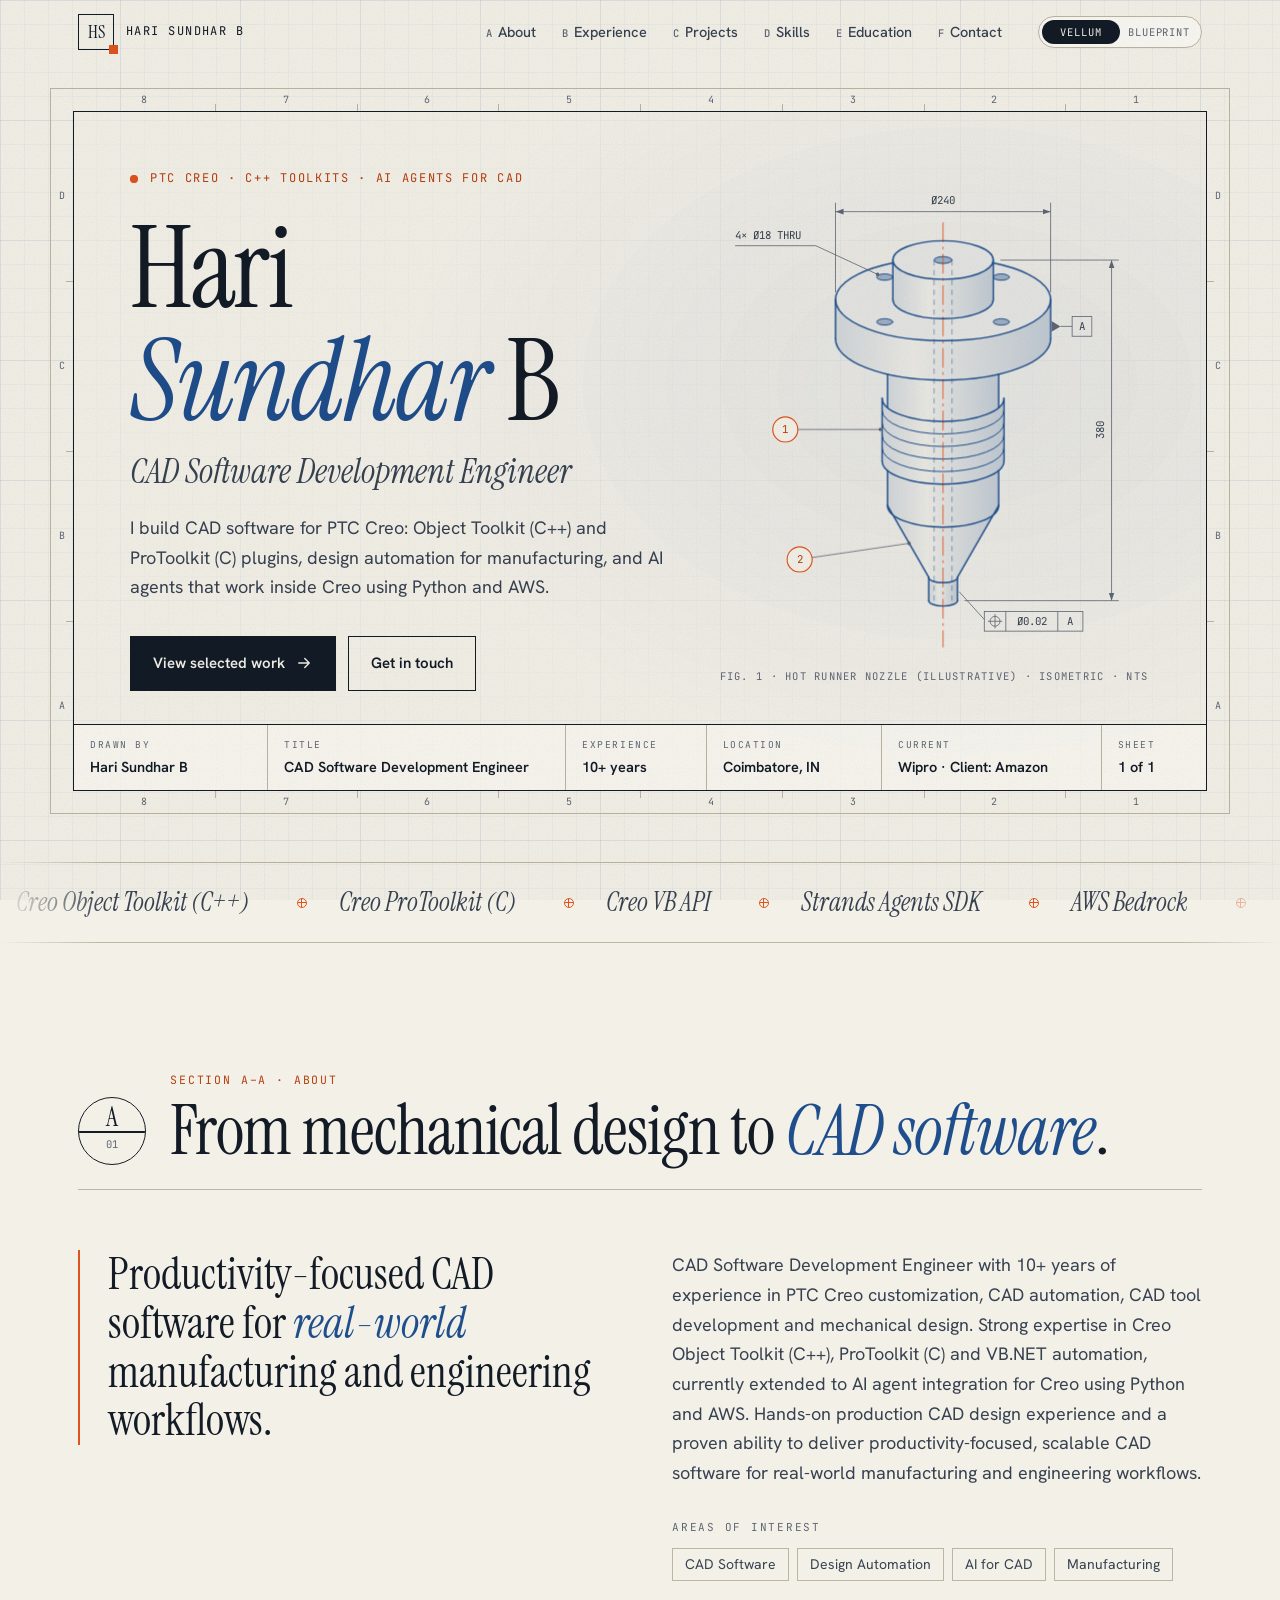
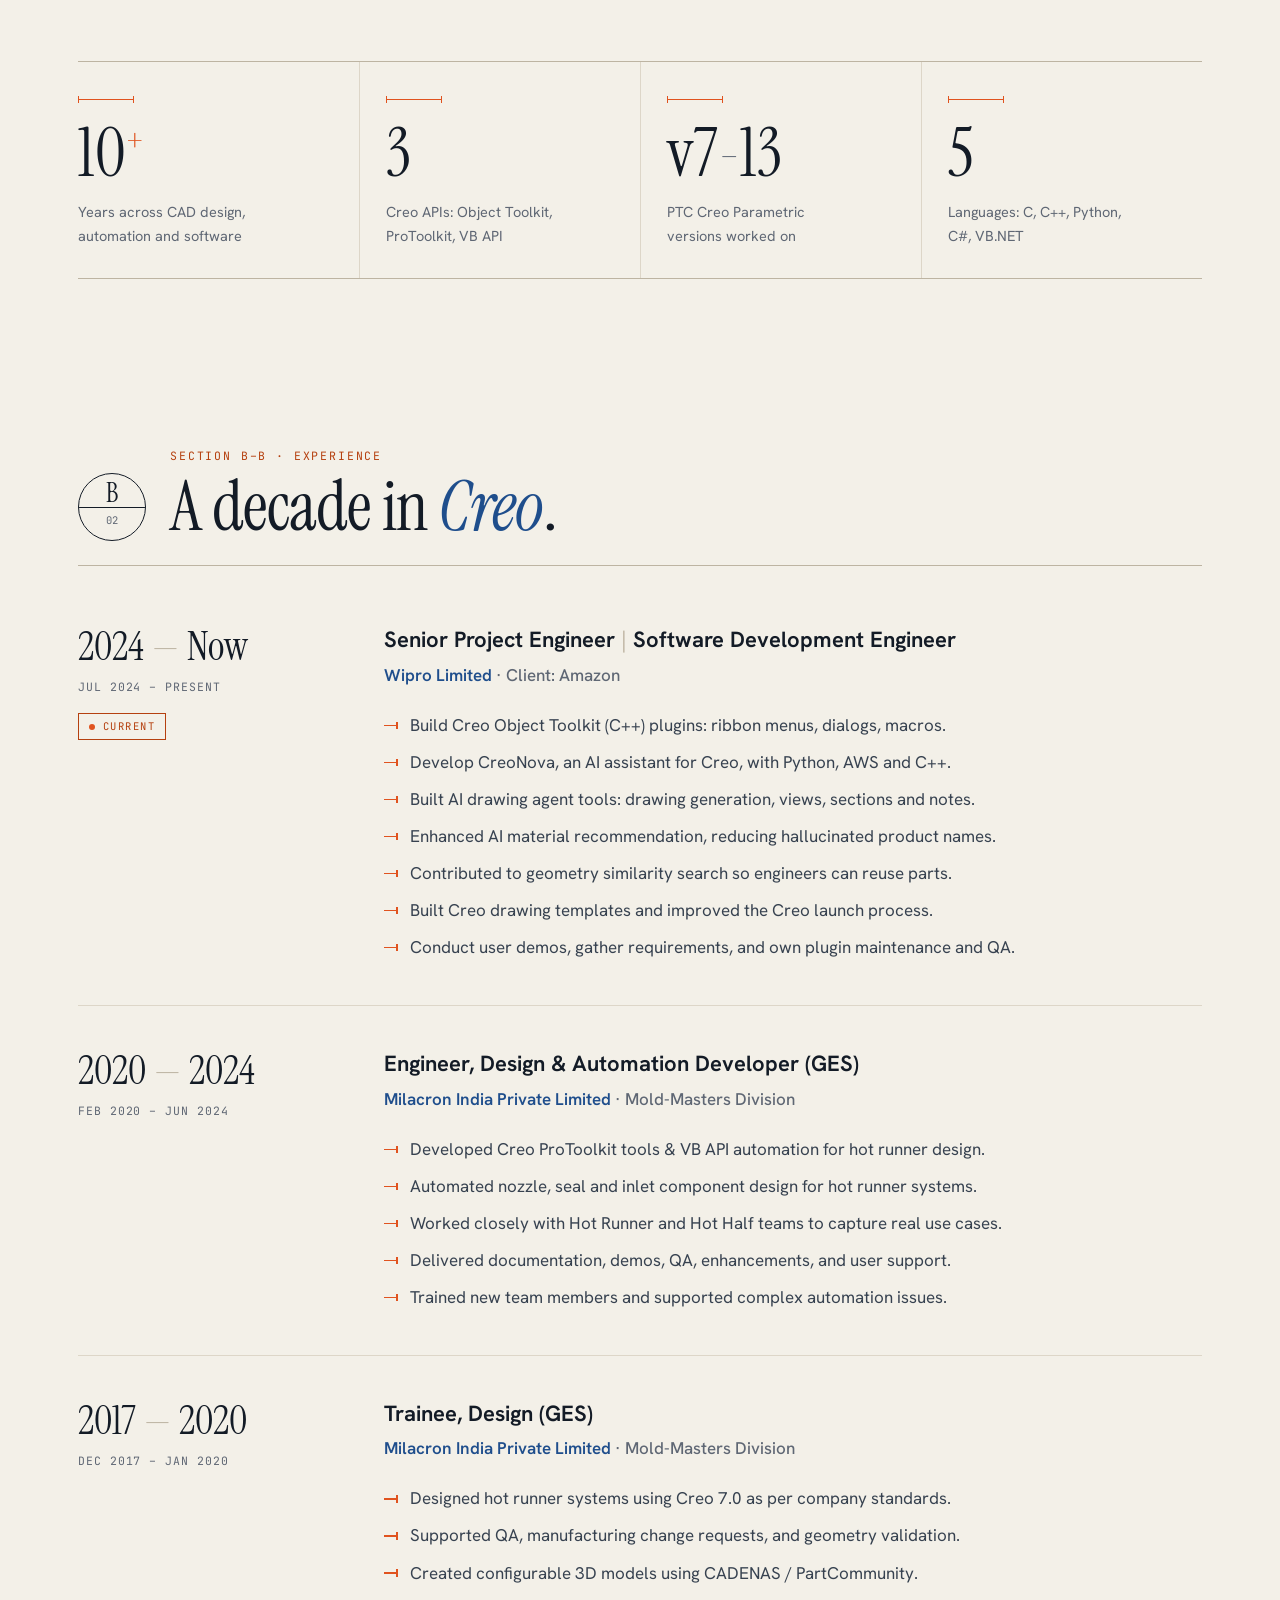
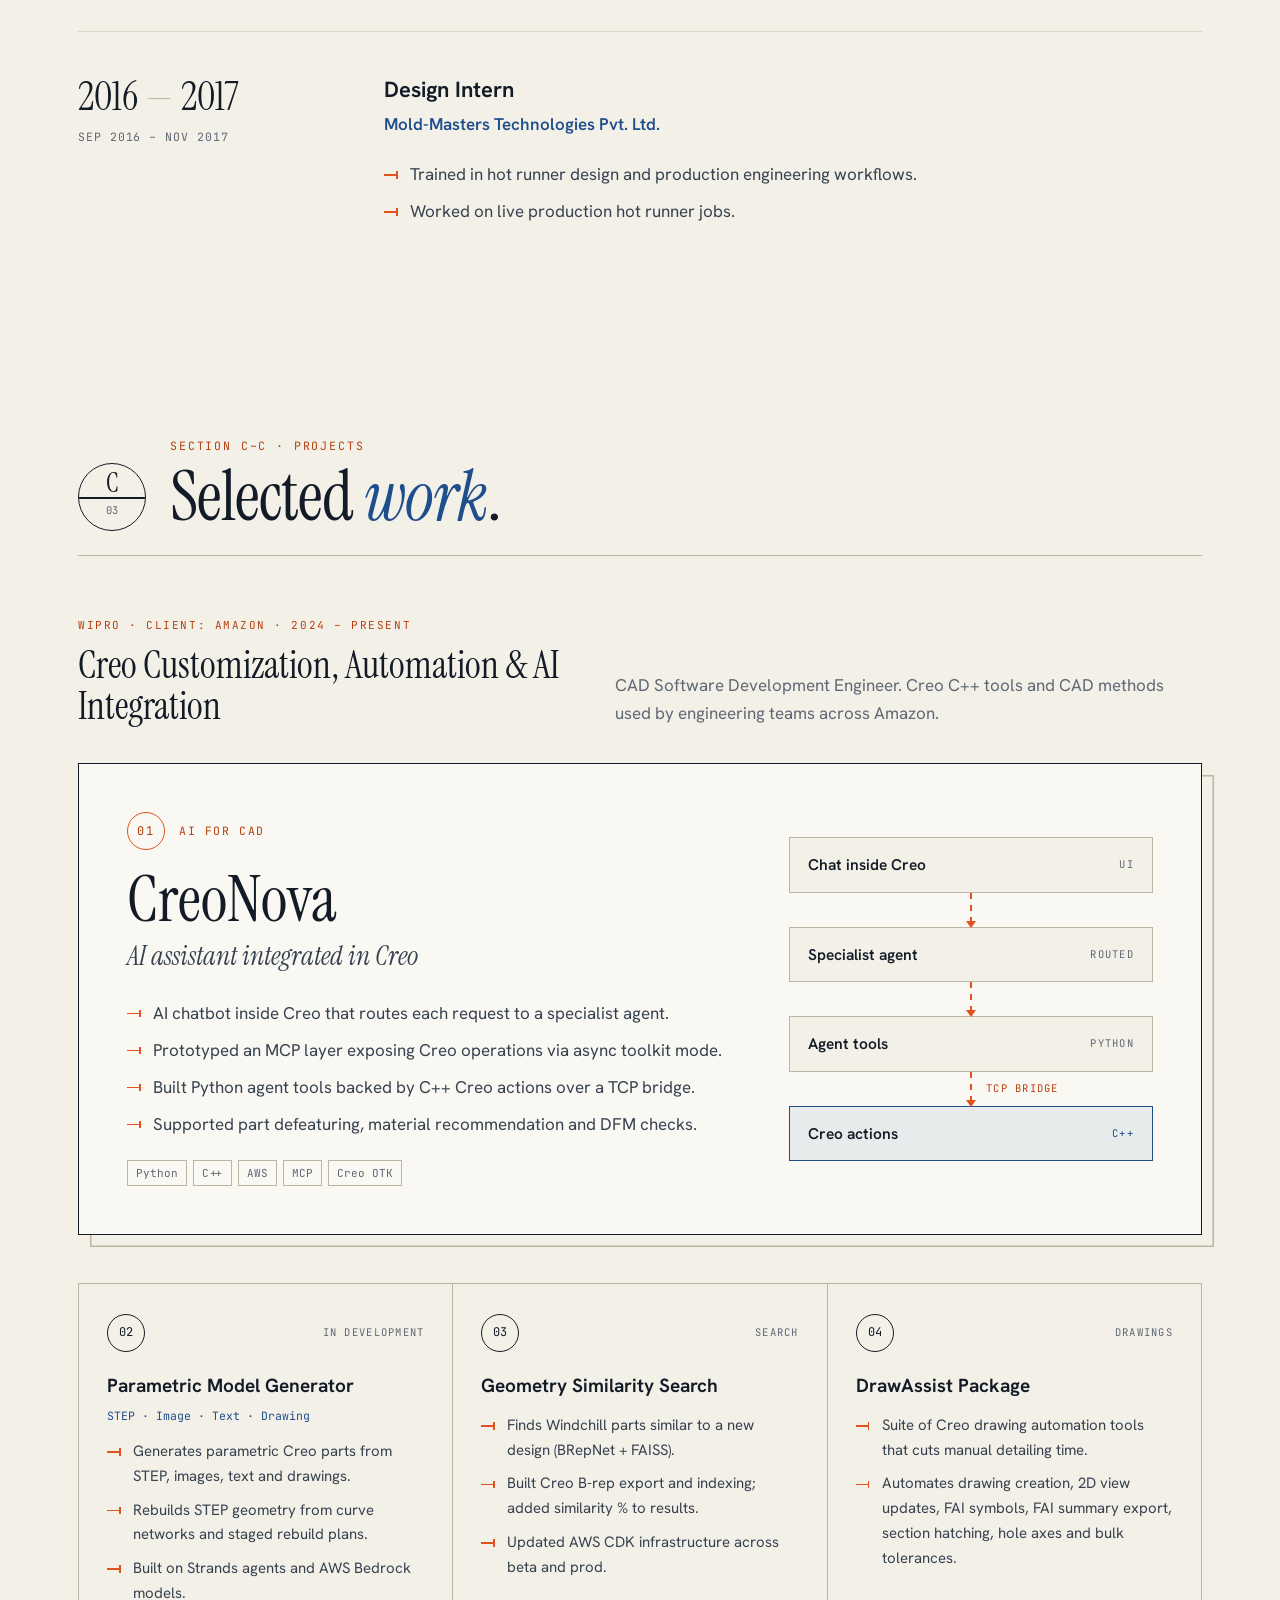
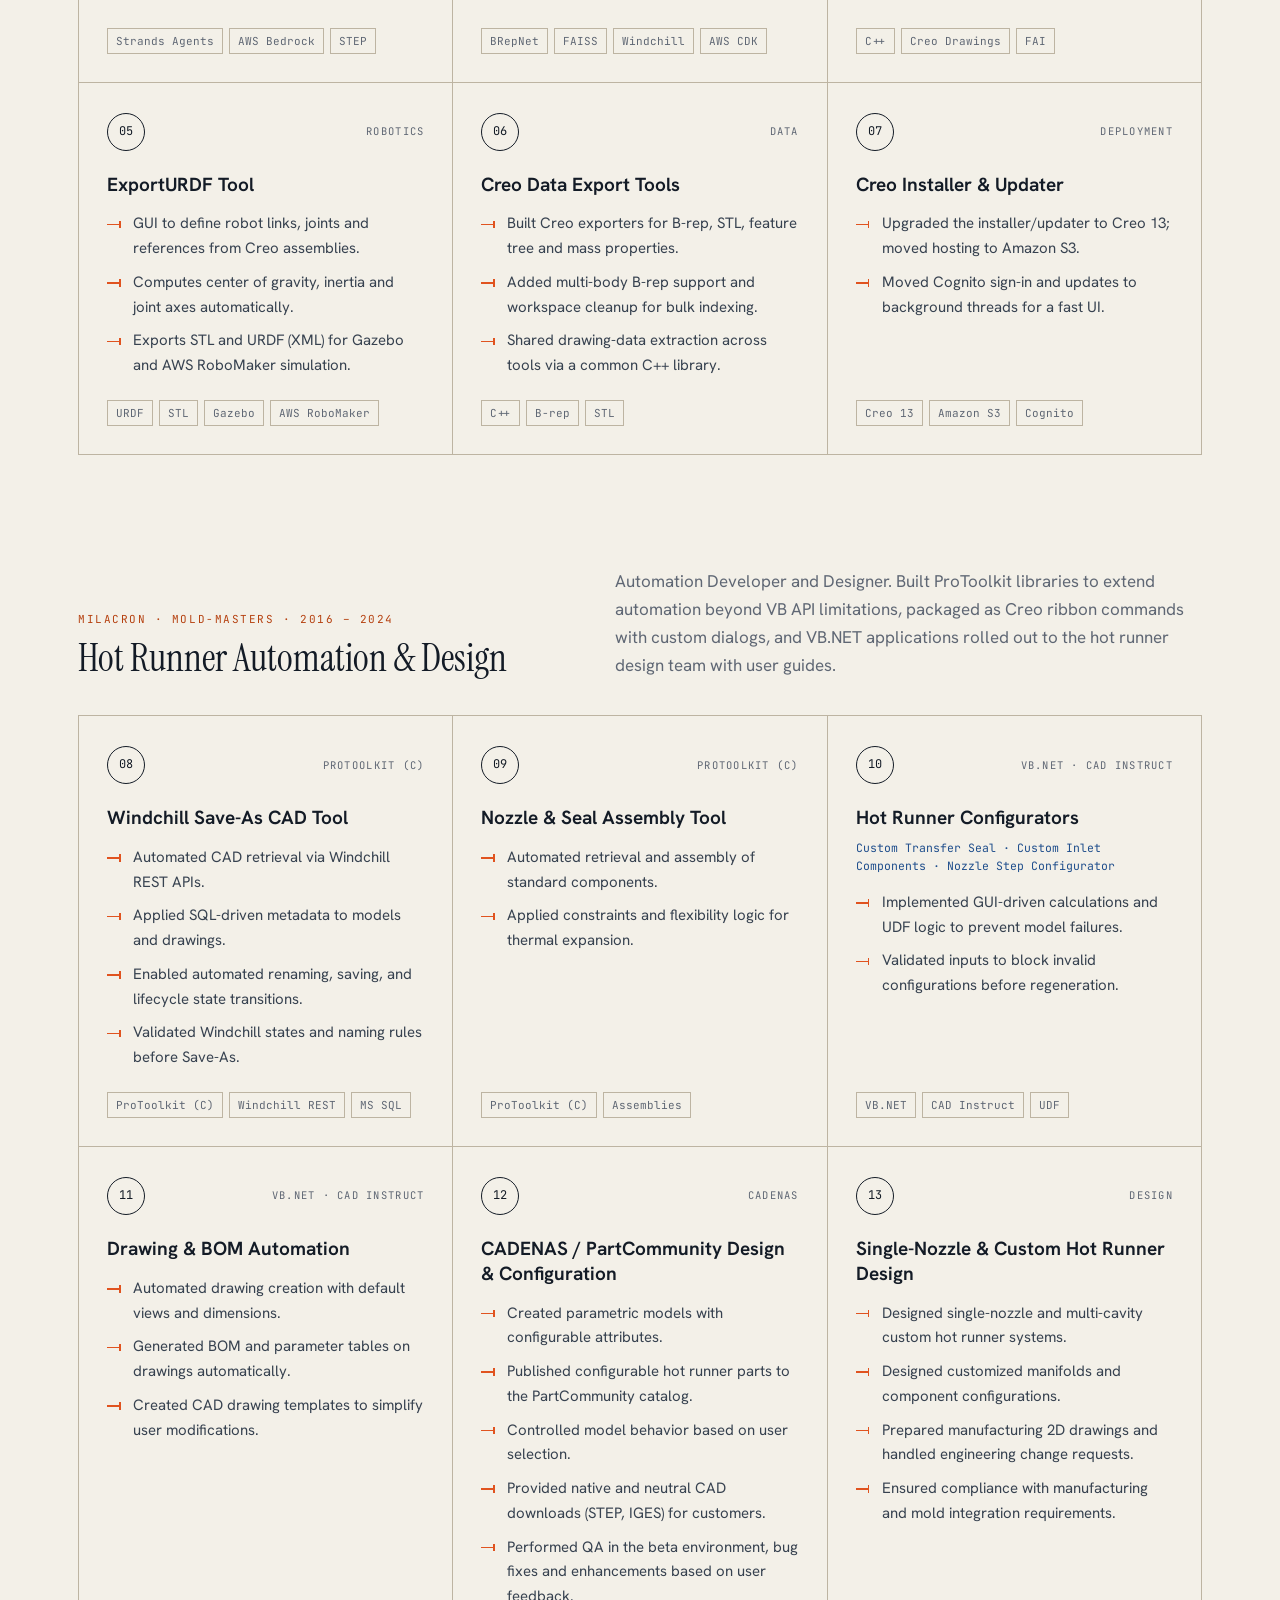
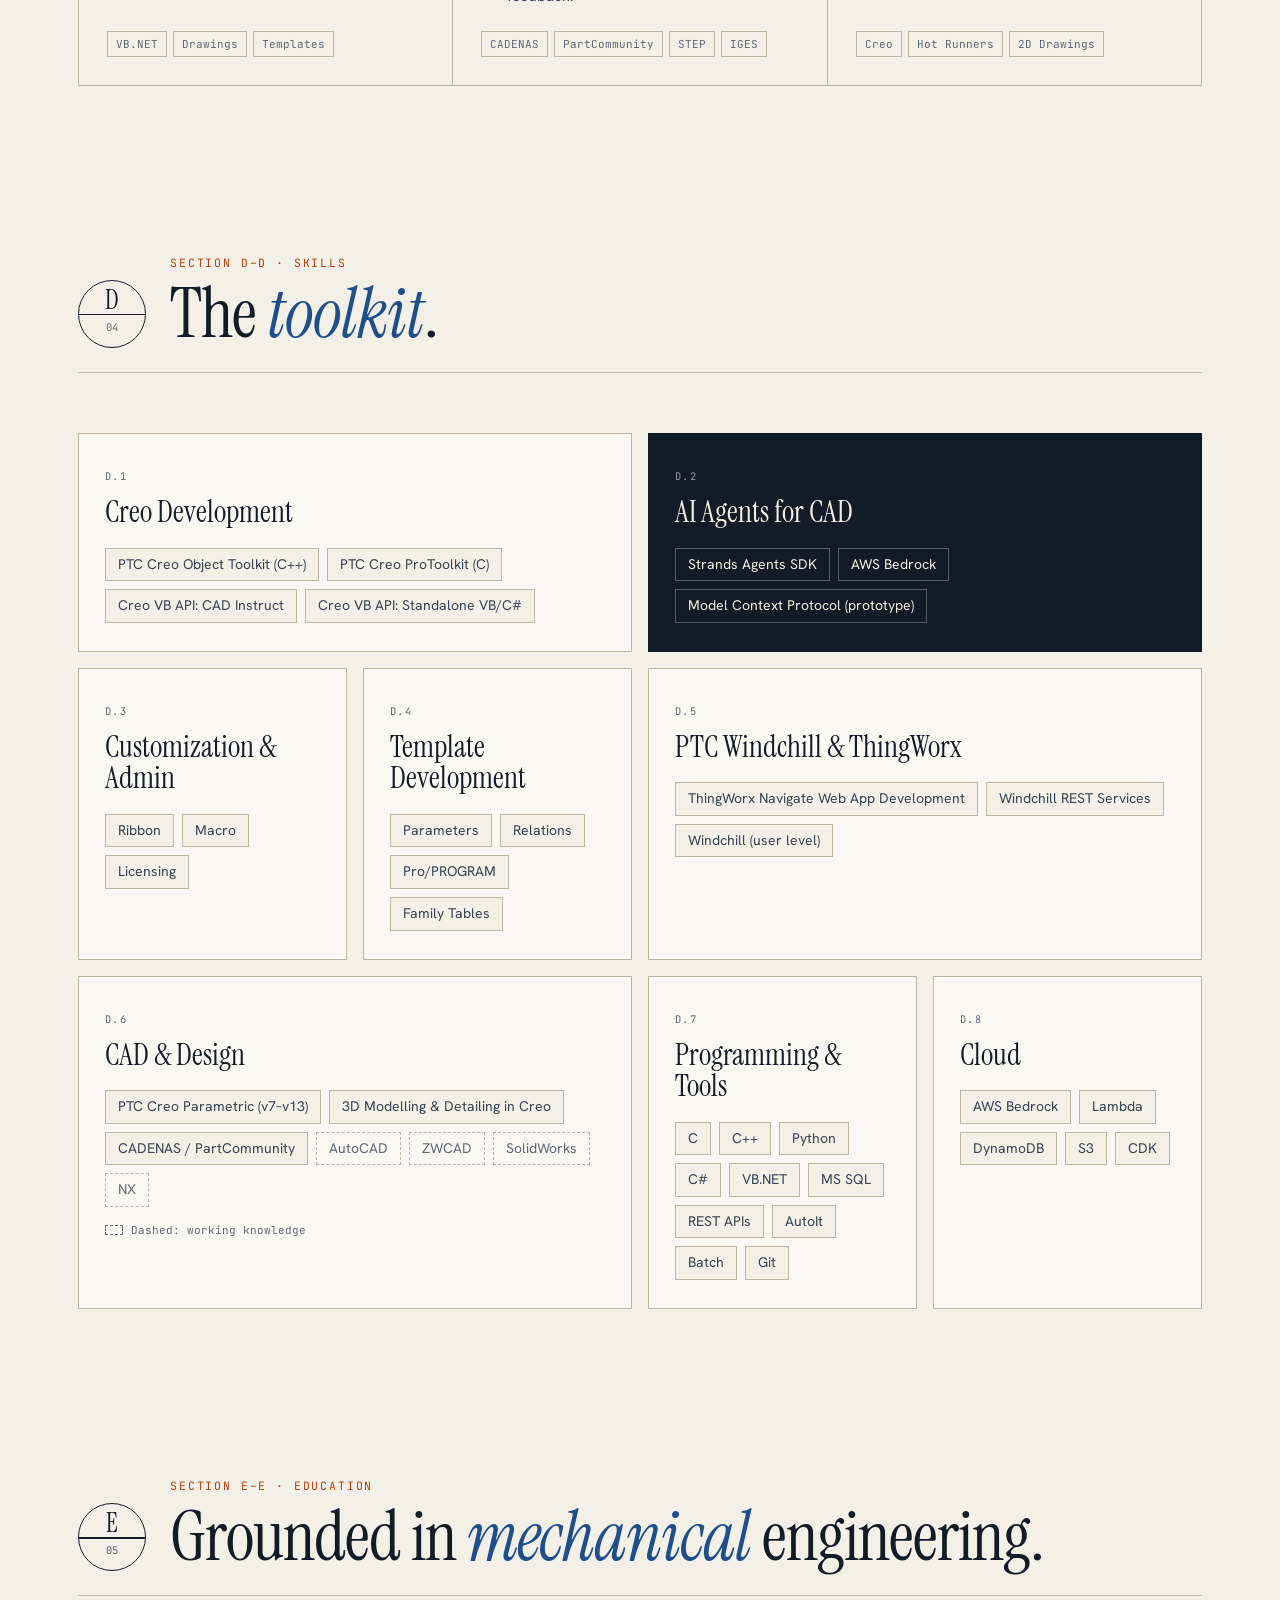
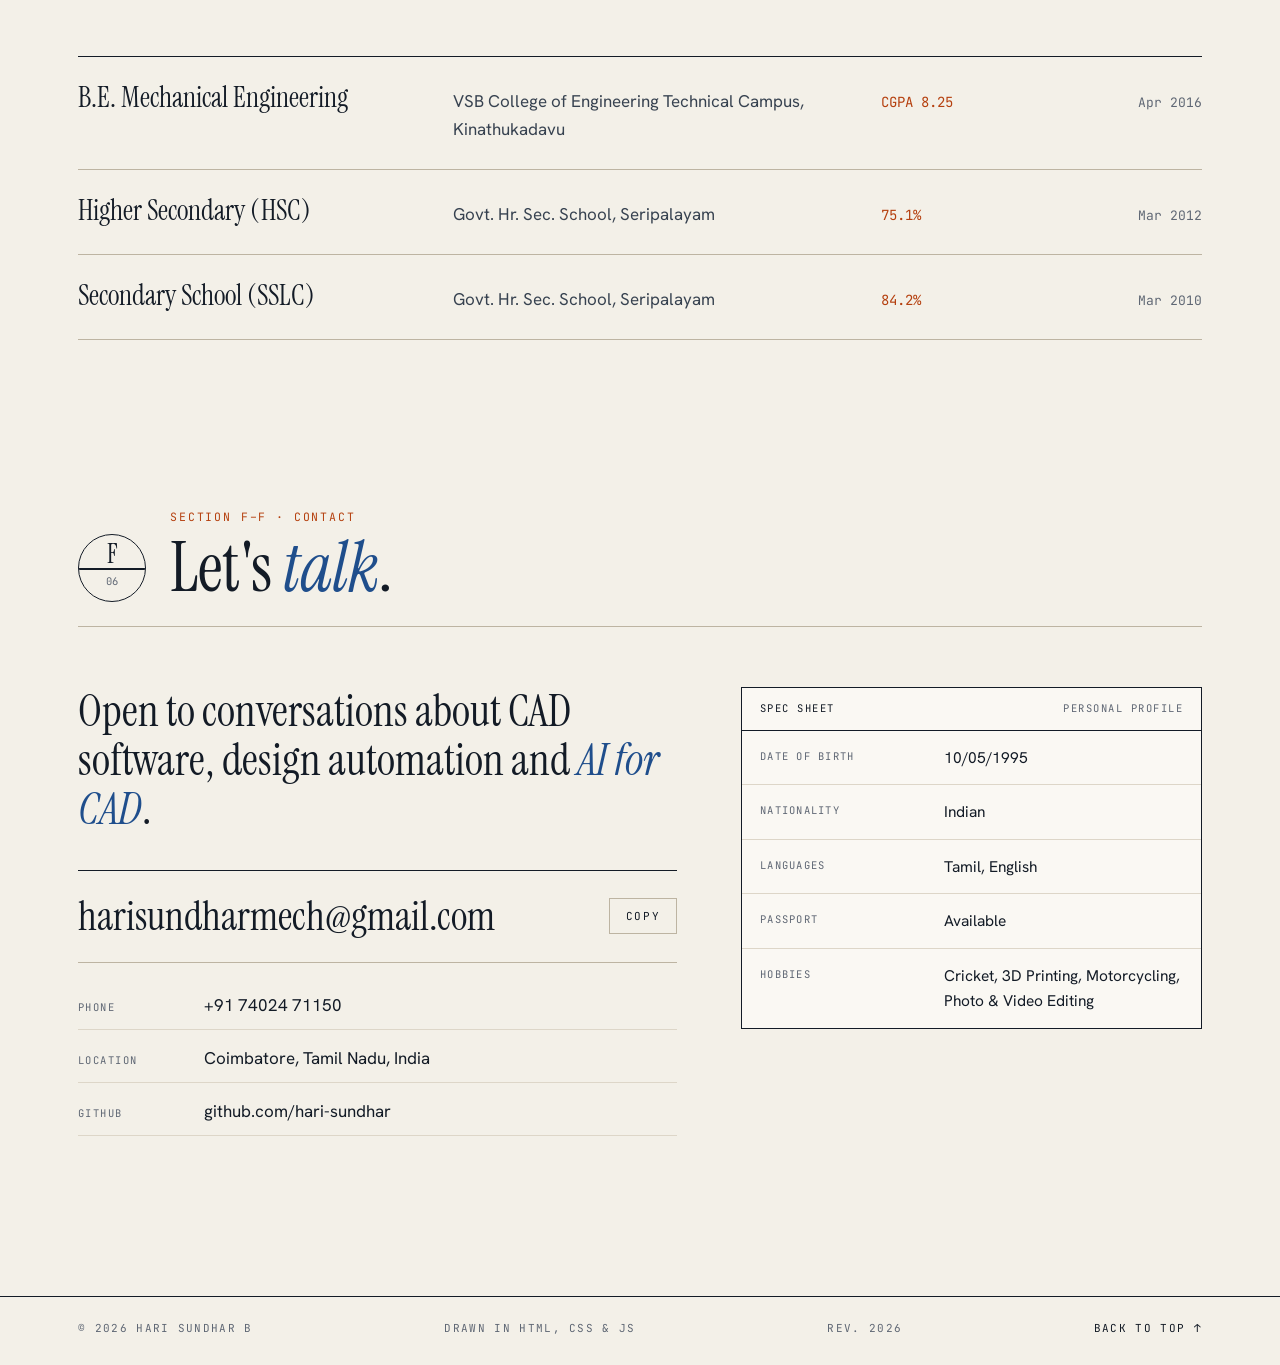
<file: index.html>
<!DOCTYPE html>
<html lang="en">
<head>
  <meta charset="utf-8">
  <meta name="viewport" content="width=device-width, initial-scale=1">
  <title>Hari Sundhar B | CAD Software Development Engineer</title>
  <meta name="description" content="CAD Software Development Engineer with 10+ years of experience in PTC Creo customization, CAD automation, CAD tool development and AI agent integration for Creo.">
  <meta name="author" content="Hari Sundhar B">
  <meta property="og:type" content="website">
  <meta property="og:title" content="Hari Sundhar B | CAD Software Development Engineer">
  <meta property="og:description" content="PTC Creo customization, CAD automation and AI agents for CAD. Creo Object Toolkit (C++), ProToolkit (C), VB.NET, Python and AWS.">
  <meta property="og:url" content="https://hari-sundhar.github.io/">
  <meta name="theme-color" content="#f3f0e8">
  <meta name="layout-version" content="v1">
  <link rel="canonical" href="https://hari-sundhar.github.io/">
  <link rel="icon" href="favicon.svg" type="image/svg+xml">
  <link rel="preconnect" href="https://fonts.googleapis.com">
  <link rel="preconnect" href="https://fonts.gstatic.com" crossorigin>
  <link rel="stylesheet" href="https://fonts.googleapis.com/css2?family=Hanken+Grotesk:wght@400;500;600;700&family=Instrument+Serif:ital@0;1&family=JetBrains+Mono:wght@400;500&display=swap">
  <link rel="stylesheet" href="assets/v1/styles.css">
  <script>
    (function () {
      var d = document.documentElement, saved = null;
      d.classList.add("js");
      try { saved = localStorage.getItem("theme"); } catch (e) {}
      var dark = saved ? saved === "dark" : window.matchMedia("(prefers-color-scheme: dark)").matches;
      d.dataset.theme = dark ? "dark" : "light";
    })();
  </script>
</head>
<body>
  <a class="skip-link" href="#main">Skip to content</a>
  <div class="progress" aria-hidden="true"></div>

  <header class="site-header">
    <div class="header-inner">
      <a class="logo" href="#top" aria-label="Hari Sundhar B, back to top">
        <span class="logo-mark">HS</span>
        <span class="logo-text">Hari Sundhar B</span>
      </a>
      <nav id="site-nav" class="nav" aria-label="Sections">
        <ul>
          <li><a href="#about"><span>A</span>About</a></li>
          <li><a href="#experience"><span>B</span>Experience</a></li>
          <li><a href="#projects"><span>C</span>Projects</a></li>
          <li><a href="#skills"><span>D</span>Skills</a></li>
          <li><a href="#education"><span>E</span>Education</a></li>
          <li><a href="#contact"><span>F</span>Contact</a></li>
        </ul>
      </nav>
      <button class="theme-switch" type="button" role="switch" aria-checked="false" aria-label="Blueprint (dark) theme">
        <span>Vellum</span><span>Blueprint</span>
      </button>
      <button class="menu-btn" type="button" aria-expanded="false" aria-controls="site-nav">
        <span class="menu-lines" aria-hidden="true"></span>Menu
      </button>
    </div>
  </header>

  <main id="main">
    <!-- ============ HERO / DRAWING SHEET ============ -->
    <section id="top" class="hero">
      <div class="sheet">
        <div class="zones z-top" aria-hidden="true"><span>8</span><span>7</span><span>6</span><span>5</span><span>4</span><span>3</span><span>2</span><span>1</span></div>
        <div class="zones z-bottom" aria-hidden="true"><span>8</span><span>7</span><span>6</span><span>5</span><span>4</span><span>3</span><span>2</span><span>1</span></div>
        <div class="zones z-left" aria-hidden="true"><span>D</span><span>C</span><span>B</span><span>A</span></div>
        <div class="zones z-right" aria-hidden="true"><span>D</span><span>C</span><span>B</span><span>A</span></div>

        <div class="sheet-inner">
          <div class="sheet-grid">
            <div class="hero-copy">
              <p class="kicker rise" style="--d:.1s"><span class="dot" aria-hidden="true"></span>PTC Creo · C++ toolkits · AI agents for CAD</p>
              <h1 class="name">
                <span class="ln"><span style="--d:.2s">Hari</span></span>
                <span class="ln"><span style="--d:.32s"><em>Sundhar</em> B</span></span>
              </h1>
              <p class="role rise" style="--d:.5s">CAD Software Development Engineer</p>
              <p class="lead rise" style="--d:.6s">
                I build CAD software for PTC Creo: Object Toolkit (C++) and ProToolkit (C) plugins,
                design automation for manufacturing, and AI agents that work inside Creo using Python and AWS.
              </p>
              <div class="cta rise" style="--d:.72s">
                <a class="btn btn-solid" href="#projects">
                  View selected work
                  <svg viewBox="0 0 24 24" aria-hidden="true"><path d="M5 12h14M13 6l6 6-6 6"/></svg>
                </a>
                <a class="btn btn-line" href="mailto:harisundharmech@gmail.com">Get in touch</a>
              </div>
            </div>

            <figure class="hero-figure">
              <svg class="part" viewBox="0 0 500 540" role="img" aria-labelledby="fig-title">
                <title id="fig-title">Isometric line drawing of a hot runner nozzle with dimensions, a datum and callout balloons</title>
                <defs>
                  <marker id="arw" viewBox="0 0 10 10" refX="10" refY="5" markerWidth="9" markerHeight="9" markerUnits="userSpaceOnUse" orient="auto-start-reverse">
                    <path class="arrow" d="M0 1.5 10 5 0 8.5z"/>
                  </marker>
                  <linearGradient id="cyl" x1="0" x2="1" y1="0" y2="0">
                    <stop offset="0" class="g-edge"/>
                    <stop offset=".36" class="g-hi"/>
                    <stop offset="1" class="g-dark"/>
                  </linearGradient>
                </defs>

                <!-- shaded faces, back to front -->
                <g class="faces">
                  <path d="M244 450V476A16 6 0 0 0 276 476V450Z" fill="url(#cyl)"/>
                  <path d="M198 370L244 450A16 6 0 0 0 276 450L322 370Z" fill="url(#cyl)"/>
                  <path d="M198 190V370A62 24 0 0 0 322 370V190Z" fill="url(#cyl)"/>
                  <path d="M192 250V320A68 26 0 0 0 328 320V250A68 26 0 0 1 192 250Z" fill="url(#cyl)"/>
                  <path d="M140 140V184A120 46 0 0 0 380 184V140A120 46 0 0 1 140 140Z" fill="url(#cyl)"/>
                  <ellipse class="top" cx="260" cy="140" rx="120" ry="46"/>
                  <path d="M204 96V140A56 21.5 0 0 0 316 140V96A56 21.5 0 0 1 204 96Z" fill="url(#cyl)"/>
                  <ellipse class="top" cx="260" cy="96" rx="56" ry="21.5"/>
                  <ellipse class="hole" cx="260" cy="96" rx="10" ry="3.8"/>
                  <ellipse class="hole" cx="195" cy="115" rx="9" ry="3.5"/>
                  <ellipse class="hole" cx="325" cy="115" rx="9" ry="3.5"/>
                  <ellipse class="hole" cx="195" cy="165" rx="9" ry="3.5"/>
                  <ellipse class="hole" cx="325" cy="165" rx="9" ry="3.5"/>
                </g>

                <!-- centre line and hidden bore -->
                <line class="cl" x1="260" y1="54" x2="260" y2="528"/>
                <path class="hid" d="M250 96V476M270 96V476"/>

                <!-- visible edges, drawn in sequence -->
                <g class="edges">
                  <path class="dl" pathLength="1" style="--d:.3s" d="M204 99.3A120 46 0 1 0 316 99.3"/>
                  <path class="dl" pathLength="1" style="--d:.55s" d="M140 140V184"/>
                  <path class="dl" pathLength="1" style="--d:.55s" d="M380 140V184"/>
                  <path class="dl" pathLength="1" style="--d:.7s" d="M140 184A120 46 0 0 0 380 184"/>
                  <ellipse class="dl" pathLength="1" style="--d:.45s" cx="260" cy="96" rx="56" ry="21.5"/>
                  <path class="dl" pathLength="1" style="--d:.7s" d="M204 96V140"/>
                  <path class="dl" pathLength="1" style="--d:.7s" d="M316 96V140"/>
                  <path class="dl" pathLength="1" style="--d:.85s" d="M204 140A56 21.5 0 0 0 316 140"/>
                  <ellipse class="dl thin" pathLength="1" style="--d:.95s" cx="260" cy="96" rx="10" ry="3.8"/>
                  <ellipse class="dl thin" pathLength="1" style="--d:1s" cx="195" cy="115" rx="9" ry="3.5"/>
                  <ellipse class="dl thin" pathLength="1" style="--d:1.05s" cx="325" cy="115" rx="9" ry="3.5"/>
                  <ellipse class="dl thin" pathLength="1" style="--d:1.1s" cx="195" cy="165" rx="9" ry="3.5"/>
                  <ellipse class="dl thin" pathLength="1" style="--d:1.15s" cx="325" cy="165" rx="9" ry="3.5"/>
                  <path class="dl" pathLength="1" style="--d:.9s" d="M198 223.4V260.7M198 330.7V370"/>
                  <path class="dl" pathLength="1" style="--d:.9s" d="M322 223.4V260.7M322 330.7V370"/>
                  <path class="dl" pathLength="1" style="--d:1.05s" d="M192 250V320"/>
                  <path class="dl" pathLength="1" style="--d:1.05s" d="M328 250V320"/>
                  <path class="dl" pathLength="1" style="--d:1.1s" d="M192 250A68 26 0 0 0 328 250"/>
                  <path class="dl" pathLength="1" style="--d:1.2s" d="M192 320A68 26 0 0 0 328 320"/>
                  <path class="dl thin" pathLength="1" style="--d:1.25s" d="M192 264A68 26 0 0 0 328 264"/>
                  <path class="dl thin" pathLength="1" style="--d:1.3s" d="M192 278A68 26 0 0 0 328 278"/>
                  <path class="dl thin" pathLength="1" style="--d:1.35s" d="M192 292A68 26 0 0 0 328 292"/>
                  <path class="dl thin" pathLength="1" style="--d:1.4s" d="M192 306A68 26 0 0 0 328 306"/>
                  <path class="dl" pathLength="1" style="--d:1.2s" d="M198 370A62 24 0 0 0 322 370"/>
                  <path class="dl" pathLength="1" style="--d:1.3s" d="M198 370L244 450"/>
                  <path class="dl" pathLength="1" style="--d:1.3s" d="M322 370L276 450"/>
                  <path class="dl" pathLength="1" style="--d:1.45s" d="M244 450A16 6 0 0 0 276 450"/>
                  <path class="dl" pathLength="1" style="--d:1.5s" d="M244 450V476M276 450V476"/>
                  <path class="dl" pathLength="1" style="--d:1.6s" d="M244 476A16 6 0 0 0 276 476"/>
                </g>

                <!-- annotation layer -->
                <g class="dim" style="--d:2s">
                  <path d="M140 132V32M380 132V32"/>
                  <line x1="140" y1="42" x2="380" y2="42" marker-start="url(#arw)" marker-end="url(#arw)"/>
                  <text x="260" y="34" text-anchor="middle">Ø240</text>
                </g>
                <g class="dim" style="--d:2.2s">
                  <path d="M324 96H456M284 476H456"/>
                  <line x1="448" y1="96" x2="448" y2="476" marker-start="url(#arw)" marker-end="url(#arw)"/>
                  <text transform="translate(440 286) rotate(-90)" text-anchor="middle">380</text>
                </g>
                <g class="dim" style="--d:2.4s">
                  <text x="28" y="72">4× Ø18 THRU</text>
                  <path d="M28 80H118L187 112"/>
                  <circle class="dot" cx="187" cy="112" r="2"/>
                </g>
                <g class="dim" style="--d:2.55s">
                  <path d="M98 285H190"/>
                  <circle class="dot" cx="190" cy="285" r="2"/>
                  <path d="M113 428L222 412"/>
                  <circle class="dot" cx="222" cy="412" r="2"/>
                </g>
                <g class="balloon" style="--d:2.65s"><circle cx="84" cy="285" r="14"/><text x="84" y="285">1</text></g>
                <g class="balloon" style="--d:2.75s"><circle cx="100" cy="430" r="14"/><text x="100" y="430">2</text></g>
                <g class="dim" style="--d:2.85s">
                  <path class="tri" d="M381 164V176L391 170Z"/>
                  <path d="M391 170H404"/>
                  <rect x="404" y="159" width="22" height="22"/>
                  <text x="415" y="174.5" text-anchor="middle">A</text>
                </g>
                <g class="dim" style="--d:2.95s">
                  <path d="M278 466L306 497"/>
                  <rect x="306" y="488" width="110" height="22"/>
                  <path d="M330 488V510M388 488V510"/>
                  <circle cx="318" cy="499" r="5.5"/>
                  <path d="M318 491V507M310 499H326"/>
                  <text x="359" y="503.5" text-anchor="middle">Ø0.02</text>
                  <text x="402" y="503.5" text-anchor="middle">A</text>
                </g>
              </svg>
              <figcaption>Fig. 1 · Hot runner nozzle (illustrative) · Isometric · NTS</figcaption>
            </figure>
          </div>

          <dl class="title-block rise" style="--d:.9s">
            <div><dt>Drawn by</dt><dd>Hari Sundhar B</dd></div>
            <div><dt>Title</dt><dd>CAD Software Development Engineer</dd></div>
            <div><dt>Experience</dt><dd>10+ years</dd></div>
            <div><dt>Location</dt><dd>Coimbatore, IN</dd></div>
            <div><dt>Current</dt><dd>Wipro · Client: Amazon</dd></div>
            <div><dt>Sheet</dt><dd>1 of 1</dd></div>
          </dl>

          <div class="crosshair" aria-hidden="true">
            <span class="xh-h"></span><span class="xh-v"></span><span class="xh-box"></span>
            <span class="xh-read">X 0.0  Y 0.0</span>
          </div>
        </div>
      </div>
    </section>

    <!-- ============ TICKER ============ -->
    <div class="ticker" aria-label="Core skills">
      <div class="ticker-track">
        <ul>
          <li>Creo Object Toolkit (C++)</li>
          <li>Creo ProToolkit (C)</li>
          <li>Creo VB API</li>
          <li>Strands Agents SDK</li>
          <li>AWS Bedrock</li>
          <li>Model Context Protocol</li>
          <li>Windchill REST Services</li>
          <li>ThingWorx Navigate</li>
          <li>Pro/PROGRAM</li>
          <li>Family Tables</li>
          <li>CADENAS / PartCommunity</li>
          <li>Python</li>
          <li>VB.NET</li>
          <li>AWS CDK</li>
        </ul>
        <ul aria-hidden="true">
          <li>Creo Object Toolkit (C++)</li>
          <li>Creo ProToolkit (C)</li>
          <li>Creo VB API</li>
          <li>Strands Agents SDK</li>
          <li>AWS Bedrock</li>
          <li>Model Context Protocol</li>
          <li>Windchill REST Services</li>
          <li>ThingWorx Navigate</li>
          <li>Pro/PROGRAM</li>
          <li>Family Tables</li>
          <li>CADENAS / PartCommunity</li>
          <li>Python</li>
          <li>VB.NET</li>
          <li>AWS CDK</li>
        </ul>
      </div>
    </div>

    <!-- ============ A · ABOUT ============ -->
    <section id="about" class="section">
      <div class="wrap">
        <header class="sec-head reveal">
          <span class="sec-mark" aria-hidden="true"><b>A</b><i>01</i></span>
          <p class="sec-kicker">Section A–A · About</p>
          <h2>From mechanical design to <em>CAD software</em>.</h2>
        </header>

        <div class="about">
          <blockquote class="pull reveal">
            Productivity-focused CAD software for <em>real-world</em> manufacturing and engineering workflows.
          </blockquote>
          <div class="about-body reveal">
            <p>
              CAD Software Development Engineer with 10+ years of experience in PTC Creo customization,
              CAD automation, CAD tool development and mechanical design. Strong expertise in
              Creo Object Toolkit (C++), ProToolkit (C) and VB.NET automation, currently extended to
              AI agent integration for Creo using Python and AWS. Hands-on production CAD design experience
              and a proven ability to deliver productivity-focused, scalable CAD software for real-world
              manufacturing and engineering workflows.
            </p>
            <p class="mini-label">Areas of interest</p>
            <ul class="chips">
              <li>CAD Software</li>
              <li>Design Automation</li>
              <li>AI for CAD</li>
              <li>Manufacturing</li>
            </ul>
          </div>
        </div>

        <div class="stats">
          <div class="stat reveal">
            <p class="stat-num"><span data-count="10">10</span><sup>+</sup></p>
            <p class="stat-lbl">Years across CAD design, automation and software</p>
          </div>
          <div class="stat reveal">
            <p class="stat-num"><span data-count="3">3</span></p>
            <p class="stat-lbl">Creo APIs: Object Toolkit, ProToolkit, VB API</p>
          </div>
          <div class="stat reveal">
            <p class="stat-num">v7<small>–</small>13</p>
            <p class="stat-lbl">PTC Creo Parametric versions worked on</p>
          </div>
          <div class="stat reveal">
            <p class="stat-num"><span data-count="5">5</span></p>
            <p class="stat-lbl">Languages: C, C++, Python, C#, VB.NET</p>
          </div>
        </div>
      </div>
    </section>

    <!-- ============ B · EXPERIENCE ============ -->
    <section id="experience" class="section">
      <div class="wrap">
        <header class="sec-head reveal">
          <span class="sec-mark" aria-hidden="true"><b>B</b><i>02</i></span>
          <p class="sec-kicker">Section B–B · Experience</p>
          <h2>A decade in <em>Creo</em>.</h2>
        </header>

        <ol class="jobs">
          <li class="job reveal">
            <div class="job-when">
              <span class="job-years">2024 <i>—</i> Now</span>
              <span class="job-period">Jul 2024 – Present</span>
              <span class="live">Current</span>
            </div>
            <div class="job-body">
              <h3>Senior Project Engineer <span class="sep">|</span> Software Development Engineer</h3>
              <p class="job-co">Wipro Limited <span>· Client: Amazon</span></p>
              <ul class="ticks">
                <li>Build Creo Object Toolkit (C++) plugins: ribbon menus, dialogs, macros.</li>
                <li>Develop CreoNova, an AI assistant for Creo, with Python, AWS and C++.</li>
                <li>Built AI drawing agent tools: drawing generation, views, sections and notes.</li>
                <li>Enhanced AI material recommendation, reducing hallucinated product names.</li>
                <li>Contributed to geometry similarity search so engineers can reuse parts.</li>
                <li>Built Creo drawing templates and improved the Creo launch process.</li>
                <li>Conduct user demos, gather requirements, and own plugin maintenance and QA.</li>
              </ul>
            </div>
          </li>
          <li class="job reveal">
            <div class="job-when">
              <span class="job-years">2020 <i>—</i> 2024</span>
              <span class="job-period">Feb 2020 – Jun 2024</span>
            </div>
            <div class="job-body">
              <h3>Engineer, Design &amp; Automation Developer (GES)</h3>
              <p class="job-co">Milacron India Private Limited <span>· Mold-Masters Division</span></p>
              <ul class="ticks">
                <li>Developed Creo ProToolkit tools &amp; VB API automation for hot runner design.</li>
                <li>Automated nozzle, seal and inlet component design for hot runner systems.</li>
                <li>Worked closely with Hot Runner and Hot Half teams to capture real use cases.</li>
                <li>Delivered documentation, demos, QA, enhancements, and user support.</li>
                <li>Trained new team members and supported complex automation issues.</li>
              </ul>
            </div>
          </li>
          <li class="job reveal">
            <div class="job-when">
              <span class="job-years">2017 <i>—</i> 2020</span>
              <span class="job-period">Dec 2017 – Jan 2020</span>
            </div>
            <div class="job-body">
              <h3>Trainee, Design (GES)</h3>
              <p class="job-co">Milacron India Private Limited <span>· Mold-Masters Division</span></p>
              <ul class="ticks">
                <li>Designed hot runner systems using Creo 7.0 as per company standards.</li>
                <li>Supported QA, manufacturing change requests, and geometry validation.</li>
                <li>Created configurable 3D models using CADENAS / PartCommunity.</li>
              </ul>
            </div>
          </li>
          <li class="job reveal">
            <div class="job-when">
              <span class="job-years">2016 <i>—</i> 2017</span>
              <span class="job-period">Sep 2016 – Nov 2017</span>
            </div>
            <div class="job-body">
              <h3>Design Intern</h3>
              <p class="job-co">Mold-Masters Technologies Pvt. Ltd.</p>
              <ul class="ticks">
                <li>Trained in hot runner design and production engineering workflows.</li>
                <li>Worked on live production hot runner jobs.</li>
              </ul>
            </div>
          </li>
        </ol>
      </div>
    </section>

    <!-- ============ C · PROJECTS ============ -->
    <section id="projects" class="section">
      <div class="wrap">
        <header class="sec-head reveal">
          <span class="sec-mark" aria-hidden="true"><b>C</b><i>03</i></span>
          <p class="sec-kicker">Section C–C · Projects</p>
          <h2>Selected <em>work</em>.</h2>
        </header>

        <div class="group">
          <div class="group-head reveal">
            <div>
              <span class="group-meta">Wipro · Client: Amazon · 2024 – Present</span>
              <h3>Creo Customization, Automation &amp; AI Integration</h3>
            </div>
            <p>CAD Software Development Engineer. Creo C++ tools and CAD methods used by engineering teams across Amazon.</p>
          </div>

          <article class="feature reveal">
            <div class="feature-copy">
              <p class="feature-idx"><span class="balloon">01</span>AI for CAD</p>
              <h4>CreoNova <em>AI assistant integrated in Creo</em></h4>
              <ul class="ticks">
                <li>AI chatbot inside Creo that routes each request to a specialist agent.</li>
                <li>Prototyped an MCP layer exposing Creo operations via async toolkit mode.</li>
                <li>Built Python agent tools backed by C++ Creo actions over a TCP bridge.</li>
                <li>Supported part defeaturing, material recommendation and DFM checks.</li>
              </ul>
              <ul class="tags"><li>Python</li><li>C++</li><li>AWS</li><li>MCP</li><li>Creo OTK</li></ul>
            </div>
            <div class="flow" role="img" aria-label="Request flow: chat inside Creo, routed to a specialist agent, Python agent tools, TCP bridge, C++ Creo actions">
              <div class="flow-node"><strong>Chat inside Creo</strong><span class="flow-k">UI</span></div>
              <span class="flow-link"></span>
              <div class="flow-node"><strong>Specialist agent</strong><span class="flow-k">Routed</span></div>
              <span class="flow-link"></span>
              <div class="flow-node"><strong>Agent tools</strong><span class="flow-k">Python</span></div>
              <span class="flow-link"><em>TCP bridge</em></span>
              <div class="flow-node end"><strong>Creo actions</strong><span class="flow-k">C++</span></div>
            </div>
          </article>

          <div class="cards">
            <article class="card reveal">
              <div class="card-top"><span class="balloon">02</span><span class="card-meta">In development</span></div>
              <h4>Parametric Model Generator</h4>
              <p class="card-sub">STEP · Image · Text · Drawing</p>
              <ul class="ticks">
                <li>Generates parametric Creo parts from STEP, images, text and drawings.</li>
                <li>Rebuilds STEP geometry from curve networks and staged rebuild plans.</li>
                <li>Built on Strands agents and AWS Bedrock models.</li>
              </ul>
              <ul class="tags"><li>Strands Agents</li><li>AWS Bedrock</li><li>STEP</li></ul>
            </article>
            <article class="card reveal">
              <div class="card-top"><span class="balloon">03</span><span class="card-meta">Search</span></div>
              <h4>Geometry Similarity Search</h4>
              <ul class="ticks">
                <li>Finds Windchill parts similar to a new design (BRepNet + FAISS).</li>
                <li>Built Creo B-rep export and indexing; added similarity % to results.</li>
                <li>Updated AWS CDK infrastructure across beta and prod.</li>
              </ul>
              <ul class="tags"><li>BRepNet</li><li>FAISS</li><li>Windchill</li><li>AWS CDK</li></ul>
            </article>
            <article class="card reveal">
              <div class="card-top"><span class="balloon">04</span><span class="card-meta">Drawings</span></div>
              <h4>DrawAssist Package</h4>
              <ul class="ticks">
                <li>Suite of Creo drawing automation tools that cuts manual detailing time.</li>
                <li>Automates drawing creation, 2D view updates, FAI symbols, FAI summary export, section hatching, hole axes and bulk tolerances.</li>
              </ul>
              <ul class="tags"><li>C++</li><li>Creo Drawings</li><li>FAI</li></ul>
            </article>
            <article class="card reveal">
              <div class="card-top"><span class="balloon">05</span><span class="card-meta">Robotics</span></div>
              <h4>ExportURDF Tool</h4>
              <ul class="ticks">
                <li>GUI to define robot links, joints and references from Creo assemblies.</li>
                <li>Computes center of gravity, inertia and joint axes automatically.</li>
                <li>Exports STL and URDF (XML) for Gazebo and AWS RoboMaker simulation.</li>
              </ul>
              <ul class="tags"><li>URDF</li><li>STL</li><li>Gazebo</li><li>AWS RoboMaker</li></ul>
            </article>
            <article class="card reveal">
              <div class="card-top"><span class="balloon">06</span><span class="card-meta">Data</span></div>
              <h4>Creo Data Export Tools</h4>
              <ul class="ticks">
                <li>Built Creo exporters for B-rep, STL, feature tree and mass properties.</li>
                <li>Added multi-body B-rep support and workspace cleanup for bulk indexing.</li>
                <li>Shared drawing-data extraction across tools via a common C++ library.</li>
              </ul>
              <ul class="tags"><li>C++</li><li>B-rep</li><li>STL</li></ul>
            </article>
            <article class="card reveal">
              <div class="card-top"><span class="balloon">07</span><span class="card-meta">Deployment</span></div>
              <h4>Creo Installer &amp; Updater</h4>
              <ul class="ticks">
                <li>Upgraded the installer/updater to Creo 13; moved hosting to Amazon S3.</li>
                <li>Moved Cognito sign-in and updates to background threads for a fast UI.</li>
              </ul>
              <ul class="tags"><li>Creo 13</li><li>Amazon S3</li><li>Cognito</li></ul>
            </article>
          </div>
        </div>

        <div class="group">
          <div class="group-head reveal">
            <div>
              <span class="group-meta">Milacron · Mold-Masters · 2016 – 2024</span>
              <h3>Hot Runner Automation &amp; Design</h3>
            </div>
            <p>Automation Developer and Designer. Built ProToolkit libraries to extend automation beyond VB API limitations, packaged as Creo ribbon commands with custom dialogs, and VB.NET applications rolled out to the hot runner design team with user guides.</p>
          </div>

          <div class="cards">
            <article class="card reveal">
              <div class="card-top"><span class="balloon">08</span><span class="card-meta">ProToolkit (C)</span></div>
              <h4>Windchill Save-As CAD Tool</h4>
              <ul class="ticks">
                <li>Automated CAD retrieval via Windchill REST APIs.</li>
                <li>Applied SQL-driven metadata to models and drawings.</li>
                <li>Enabled automated renaming, saving, and lifecycle state transitions.</li>
                <li>Validated Windchill states and naming rules before Save-As.</li>
              </ul>
              <ul class="tags"><li>ProToolkit (C)</li><li>Windchill REST</li><li>MS SQL</li></ul>
            </article>
            <article class="card reveal">
              <div class="card-top"><span class="balloon">09</span><span class="card-meta">ProToolkit (C)</span></div>
              <h4>Nozzle &amp; Seal Assembly Tool</h4>
              <ul class="ticks">
                <li>Automated retrieval and assembly of standard components.</li>
                <li>Applied constraints and flexibility logic for thermal expansion.</li>
              </ul>
              <ul class="tags"><li>ProToolkit (C)</li><li>Assemblies</li></ul>
            </article>
            <article class="card reveal">
              <div class="card-top"><span class="balloon">10</span><span class="card-meta">VB.NET · CAD Instruct</span></div>
              <h4>Hot Runner Configurators</h4>
              <p class="card-sub">Custom Transfer Seal · Custom Inlet Components · Nozzle Step Configurator</p>
              <ul class="ticks">
                <li>Implemented GUI-driven calculations and UDF logic to prevent model failures.</li>
                <li>Validated inputs to block invalid configurations before regeneration.</li>
              </ul>
              <ul class="tags"><li>VB.NET</li><li>CAD Instruct</li><li>UDF</li></ul>
            </article>
            <article class="card reveal">
              <div class="card-top"><span class="balloon">11</span><span class="card-meta">VB.NET · CAD Instruct</span></div>
              <h4>Drawing &amp; BOM Automation</h4>
              <ul class="ticks">
                <li>Automated drawing creation with default views and dimensions.</li>
                <li>Generated BOM and parameter tables on drawings automatically.</li>
                <li>Created CAD drawing templates to simplify user modifications.</li>
              </ul>
              <ul class="tags"><li>VB.NET</li><li>Drawings</li><li>Templates</li></ul>
            </article>
            <article class="card reveal">
              <div class="card-top"><span class="balloon">12</span><span class="card-meta">CADENAS</span></div>
              <h4>CADENAS / PartCommunity Design &amp; Configuration</h4>
              <ul class="ticks">
                <li>Created parametric models with configurable attributes.</li>
                <li>Published configurable hot runner parts to the PartCommunity catalog.</li>
                <li>Controlled model behavior based on user selection.</li>
                <li>Provided native and neutral CAD downloads (STEP, IGES) for customers.</li>
                <li>Performed QA in the beta environment, bug fixes and enhancements based on user feedback.</li>
              </ul>
              <ul class="tags"><li>CADENAS</li><li>PartCommunity</li><li>STEP</li><li>IGES</li></ul>
            </article>
            <article class="card reveal">
              <div class="card-top"><span class="balloon">13</span><span class="card-meta">Design</span></div>
              <h4>Single-Nozzle &amp; Custom Hot Runner Design</h4>
              <ul class="ticks">
                <li>Designed single-nozzle and multi-cavity custom hot runner systems.</li>
                <li>Designed customized manifolds and component configurations.</li>
                <li>Prepared manufacturing 2D drawings and handled engineering change requests.</li>
                <li>Ensured compliance with manufacturing and mold integration requirements.</li>
              </ul>
              <ul class="tags"><li>Creo</li><li>Hot Runners</li><li>2D Drawings</li></ul>
            </article>
          </div>
        </div>
      </div>
    </section>

    <!-- ============ D · SKILLS ============ -->
    <section id="skills" class="section">
      <div class="wrap">
        <header class="sec-head reveal">
          <span class="sec-mark" aria-hidden="true"><b>D</b><i>04</i></span>
          <p class="sec-kicker">Section D–D · Skills</p>
          <h2>The <em>toolkit</em>.</h2>
        </header>

        <div class="bento">
          <div class="cell w2 reveal">
            <span class="cell-idx">D.1</span>
            <h3>Creo Development</h3>
            <ul class="chips">
              <li>PTC Creo Object Toolkit (C++)</li>
              <li>PTC Creo ProToolkit (C)</li>
              <li>Creo VB API: CAD Instruct</li>
              <li>Creo VB API: Standalone VB/C#</li>
            </ul>
          </div>
          <div class="cell w2 hl reveal">
            <span class="cell-idx">D.2</span>
            <h3>AI Agents for CAD</h3>
            <ul class="chips">
              <li>Strands Agents SDK</li>
              <li>AWS Bedrock</li>
              <li>Model Context Protocol (prototype)</li>
            </ul>
          </div>
          <div class="cell reveal">
            <span class="cell-idx">D.3</span>
            <h3>Customization &amp; Admin</h3>
            <ul class="chips"><li>Ribbon</li><li>Macro</li><li>Licensing</li></ul>
          </div>
          <div class="cell reveal">
            <span class="cell-idx">D.4</span>
            <h3>Template Development</h3>
            <ul class="chips"><li>Parameters</li><li>Relations</li><li>Pro/PROGRAM</li><li>Family Tables</li></ul>
          </div>
          <div class="cell w2 reveal">
            <span class="cell-idx">D.5</span>
            <h3>PTC Windchill &amp; ThingWorx</h3>
            <ul class="chips">
              <li>ThingWorx Navigate Web App Development</li>
              <li>Windchill REST Services</li>
              <li>Windchill (user level)</li>
            </ul>
          </div>
          <div class="cell w2 reveal">
            <span class="cell-idx">D.6</span>
            <h3>CAD &amp; Design</h3>
            <ul class="chips">
              <li>PTC Creo Parametric (v7–v13)</li>
              <li>3D Modelling &amp; Detailing in Creo</li>
              <li>CADENAS / PartCommunity</li>
              <li class="wk">AutoCAD</li>
              <li class="wk">ZWCAD</li>
              <li class="wk">SolidWorks</li>
              <li class="wk">NX</li>
            </ul>
            <p class="note"><span class="note-swatch" aria-hidden="true"></span>Dashed: working knowledge</p>
          </div>
          <div class="cell reveal">
            <span class="cell-idx">D.7</span>
            <h3>Programming &amp; Tools</h3>
            <ul class="chips">
              <li>C</li><li>C++</li><li>Python</li><li>C#</li><li>VB.NET</li>
              <li>MS SQL</li><li>REST APIs</li><li>AutoIt</li><li>Batch</li><li>Git</li>
            </ul>
          </div>
          <div class="cell reveal">
            <span class="cell-idx">D.8</span>
            <h3>Cloud</h3>
            <ul class="chips"><li>AWS Bedrock</li><li>Lambda</li><li>DynamoDB</li><li>S3</li><li>CDK</li></ul>
          </div>
        </div>
      </div>
    </section>

    <!-- ============ E · EDUCATION ============ -->
    <section id="education" class="section">
      <div class="wrap">
        <header class="sec-head reveal">
          <span class="sec-mark" aria-hidden="true"><b>E</b><i>05</i></span>
          <p class="sec-kicker">Section E–E · Education</p>
          <h2>Grounded in <em>mechanical</em> engineering.</h2>
        </header>

        <ol class="edu">
          <li class="reveal">
            <h3>B.E. Mechanical Engineering</h3>
            <p class="school">VSB College of Engineering Technical Campus, Kinathukadavu</p>
            <p class="score">CGPA 8.25</p>
            <p class="date">Apr 2016</p>
          </li>
          <li class="reveal">
            <h3>Higher Secondary (HSC)</h3>
            <p class="school">Govt. Hr. Sec. School, Seripalayam</p>
            <p class="score">75.1%</p>
            <p class="date">Mar 2012</p>
          </li>
          <li class="reveal">
            <h3>Secondary School (SSLC)</h3>
            <p class="school">Govt. Hr. Sec. School, Seripalayam</p>
            <p class="score">84.2%</p>
            <p class="date">Mar 2010</p>
          </li>
        </ol>
      </div>
    </section>

    <!-- ============ F · CONTACT ============ -->
    <section id="contact" class="section">
      <div class="wrap">
        <header class="sec-head reveal">
          <span class="sec-mark" aria-hidden="true"><b>F</b><i>06</i></span>
          <p class="sec-kicker">Section F–F · Contact</p>
          <h2>Let's <em>talk</em>.</h2>
        </header>

        <div class="contact-grid">
          <div class="contact-main reveal">
            <p class="contact-lead">Open to conversations about CAD software, design automation and <em>AI for CAD</em>.</p>
            <div class="email-row">
              <a class="email" href="mailto:harisundharmech@gmail.com">harisundharmech@gmail.com</a>
              <button class="copy" type="button" data-copy="harisundharmech@gmail.com">Copy</button>
            </div>
            <ul class="contact-links">
              <li><span class="k">Phone</span><a href="tel:+917402471150">+91 74024 71150</a></li>
              <li><span class="k">Location</span><span>Coimbatore, Tamil Nadu, India</span></li>
              <li><span class="k">GitHub</span><a href="https://github.com/hari-sundhar" target="_blank" rel="noopener">github.com/hari-sundhar</a></li>
            </ul>
          </div>

          <div class="spec reveal">
            <p class="spec-head"><span>Spec sheet</span><span>Personal profile</span></p>
            <table>
              <tbody>
                <tr><th scope="row">Date of birth</th><td>10/05/1995</td></tr>
                <tr><th scope="row">Nationality</th><td>Indian</td></tr>
                <tr><th scope="row">Languages</th><td>Tamil, English</td></tr>
                <tr><th scope="row">Passport</th><td>Available</td></tr>
                <tr><th scope="row">Hobbies</th><td>Cricket, 3D Printing, Motorcycling, Photo &amp; Video Editing</td></tr>
              </tbody>
            </table>
          </div>
        </div>
      </div>
    </section>
  </main>

  <footer class="footer">
    <div class="wrap footer-grid">
      <p>&copy; <span id="year">2026</span> Hari Sundhar B</p>
      <p>Drawn in HTML, CSS &amp; JS</p>
      <p>Rev. 2026</p>
      <a href="#top">Back to top <span aria-hidden="true">↑</span></a>
    </div>
  </footer>

  <script src="assets/v1/script.js"></script>
  <script src="assets/switcher.js" defer></script>
</body>
</html>
</file>
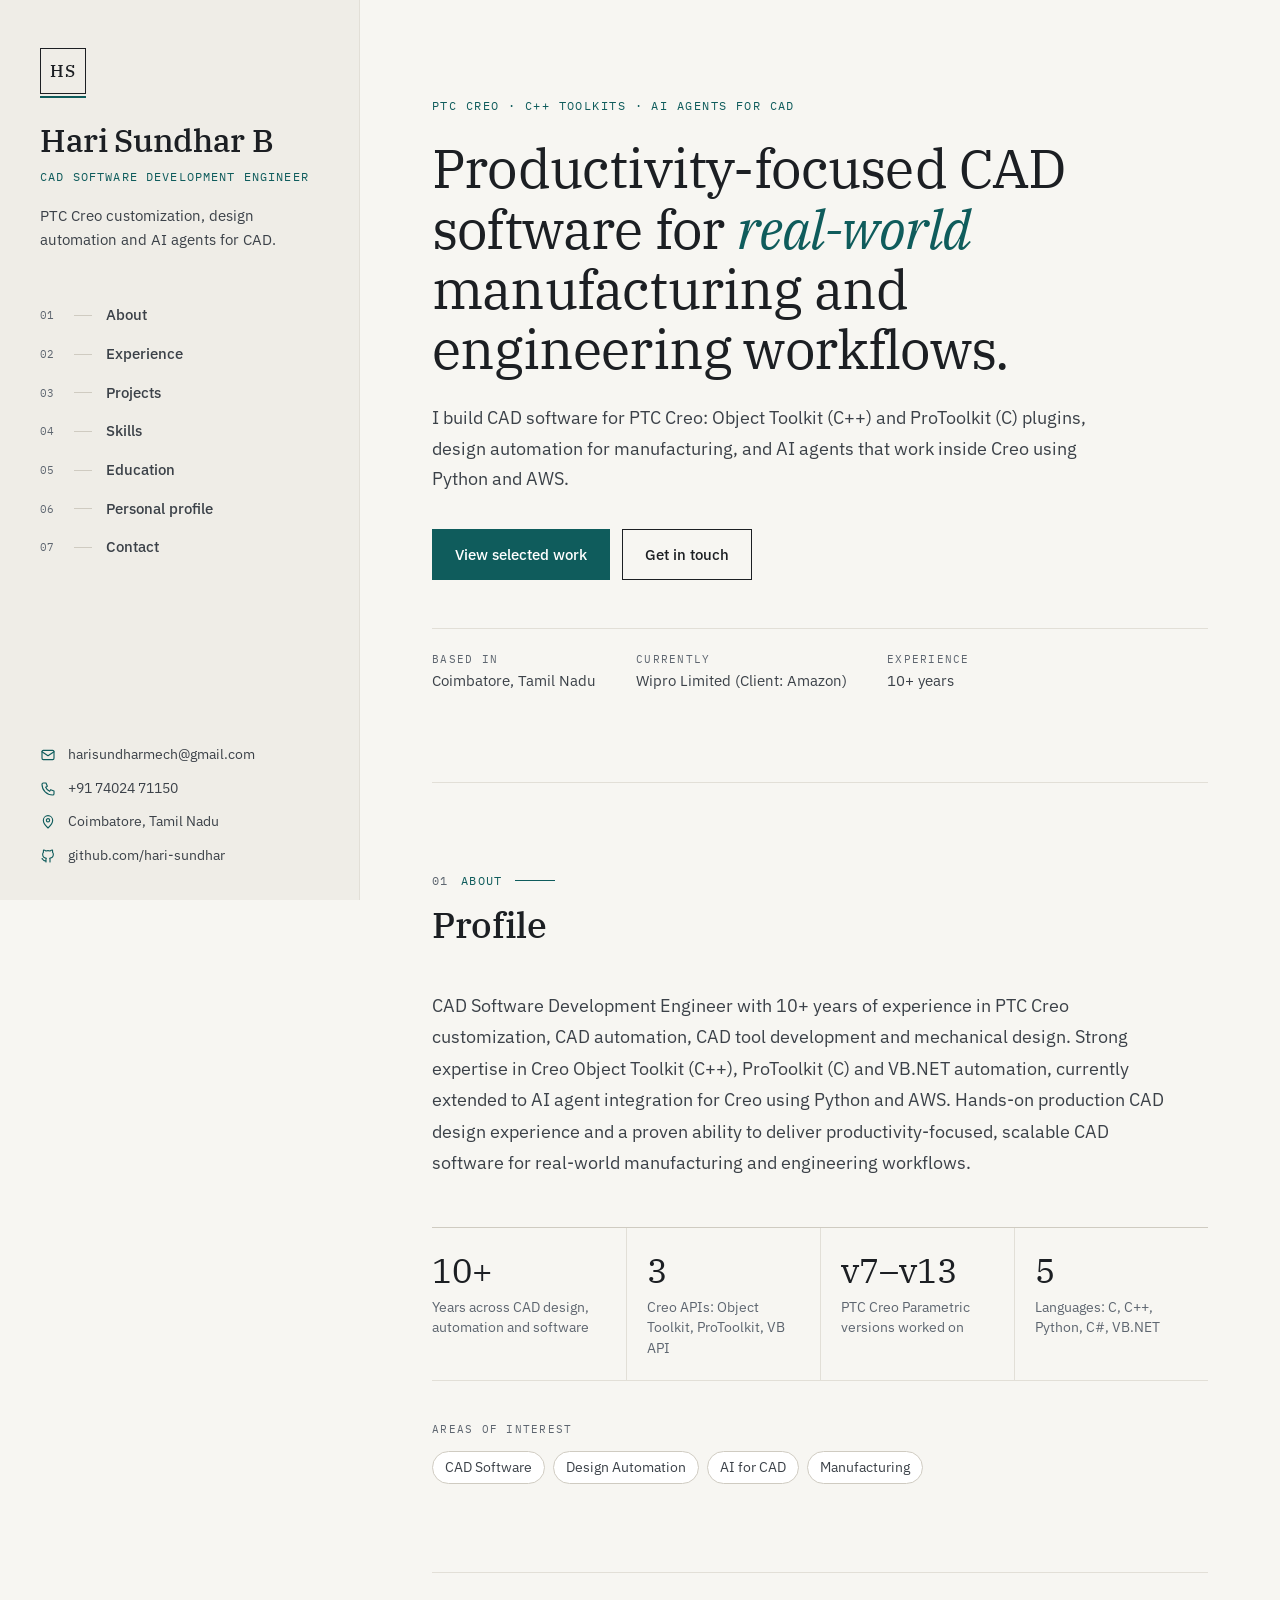
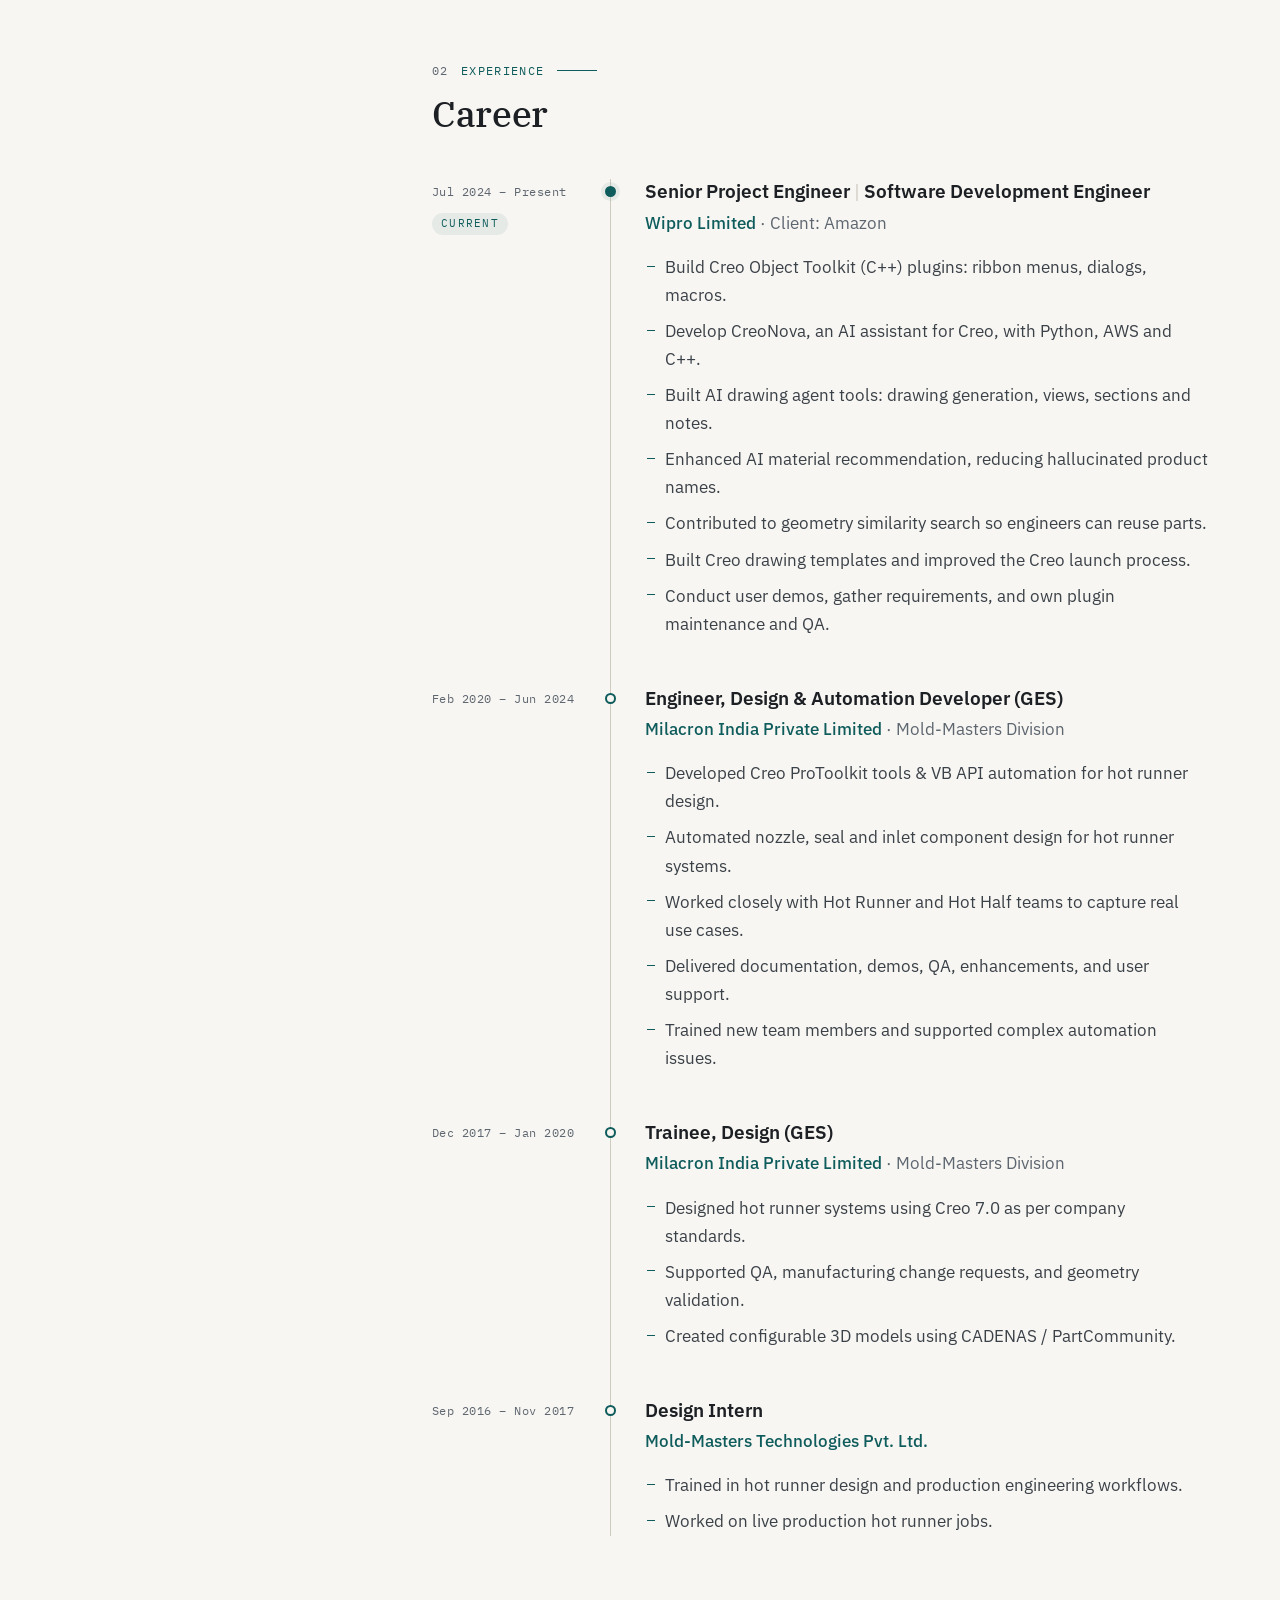
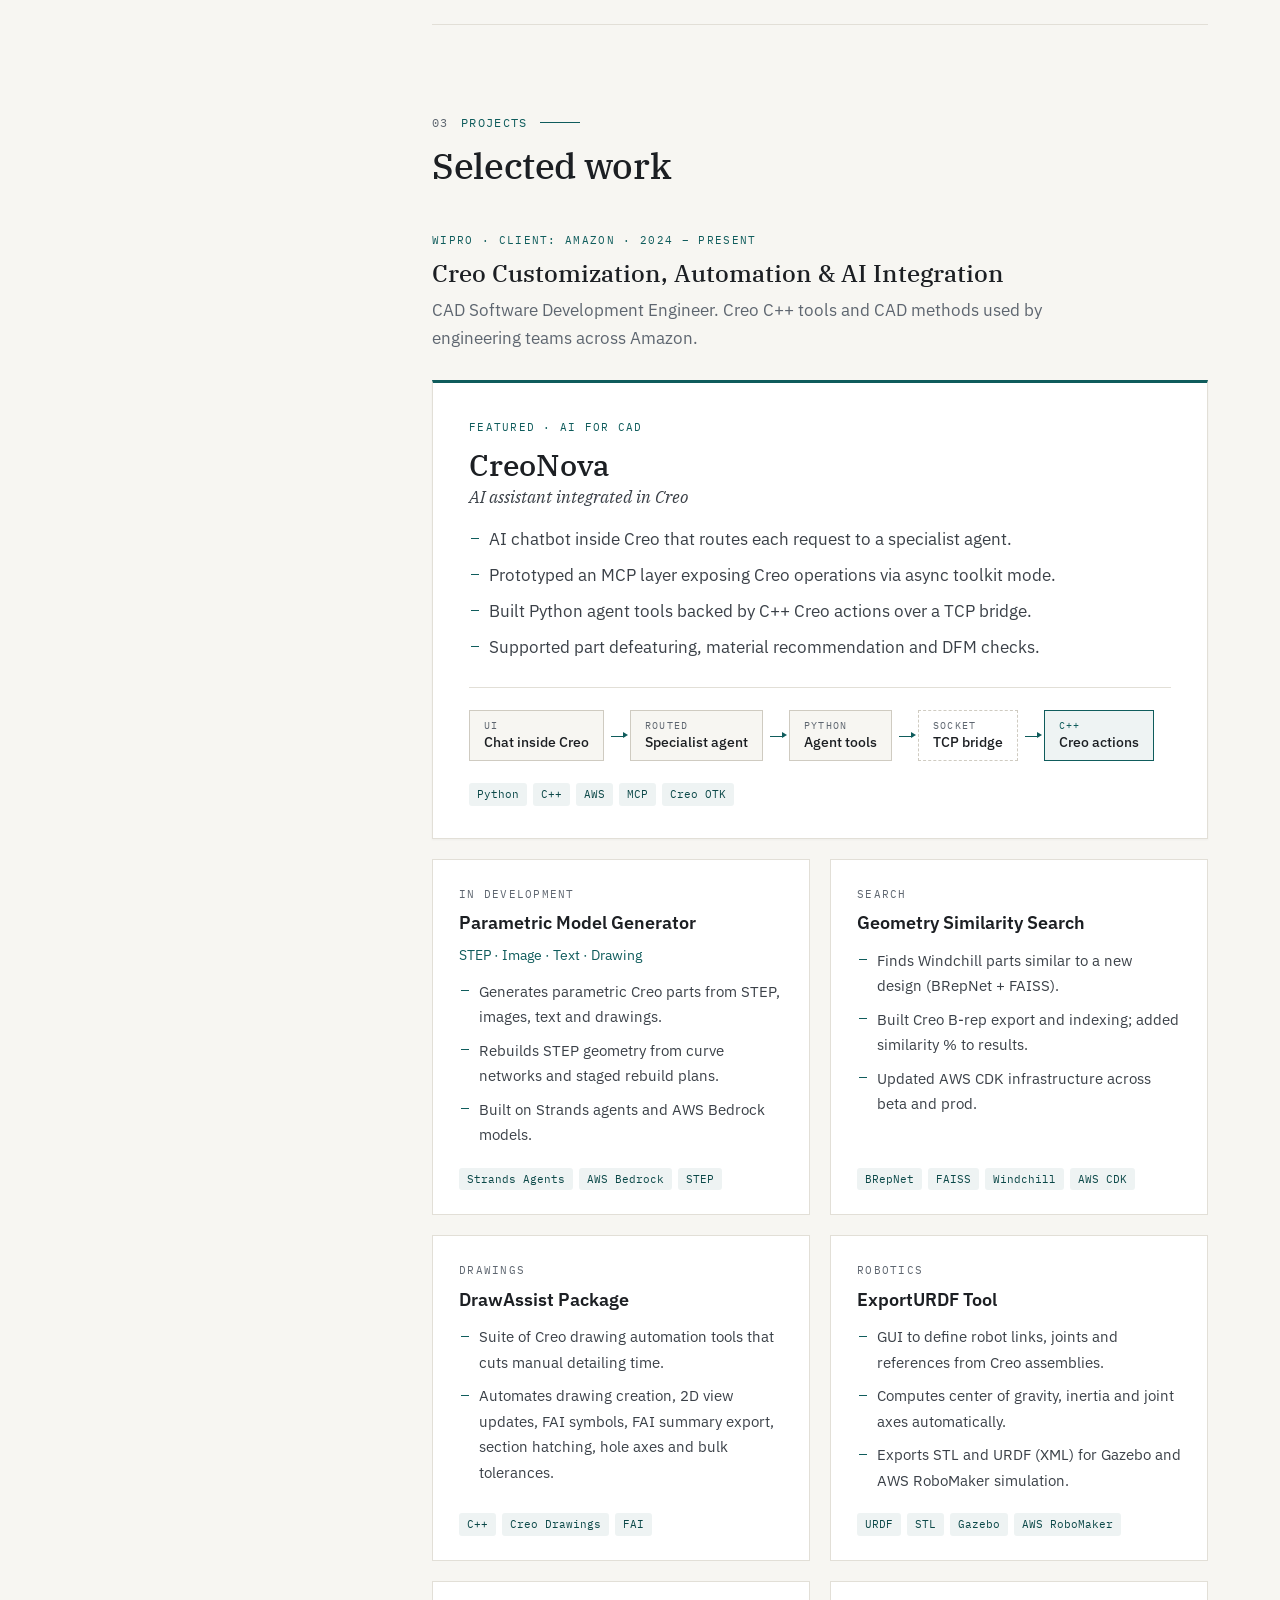
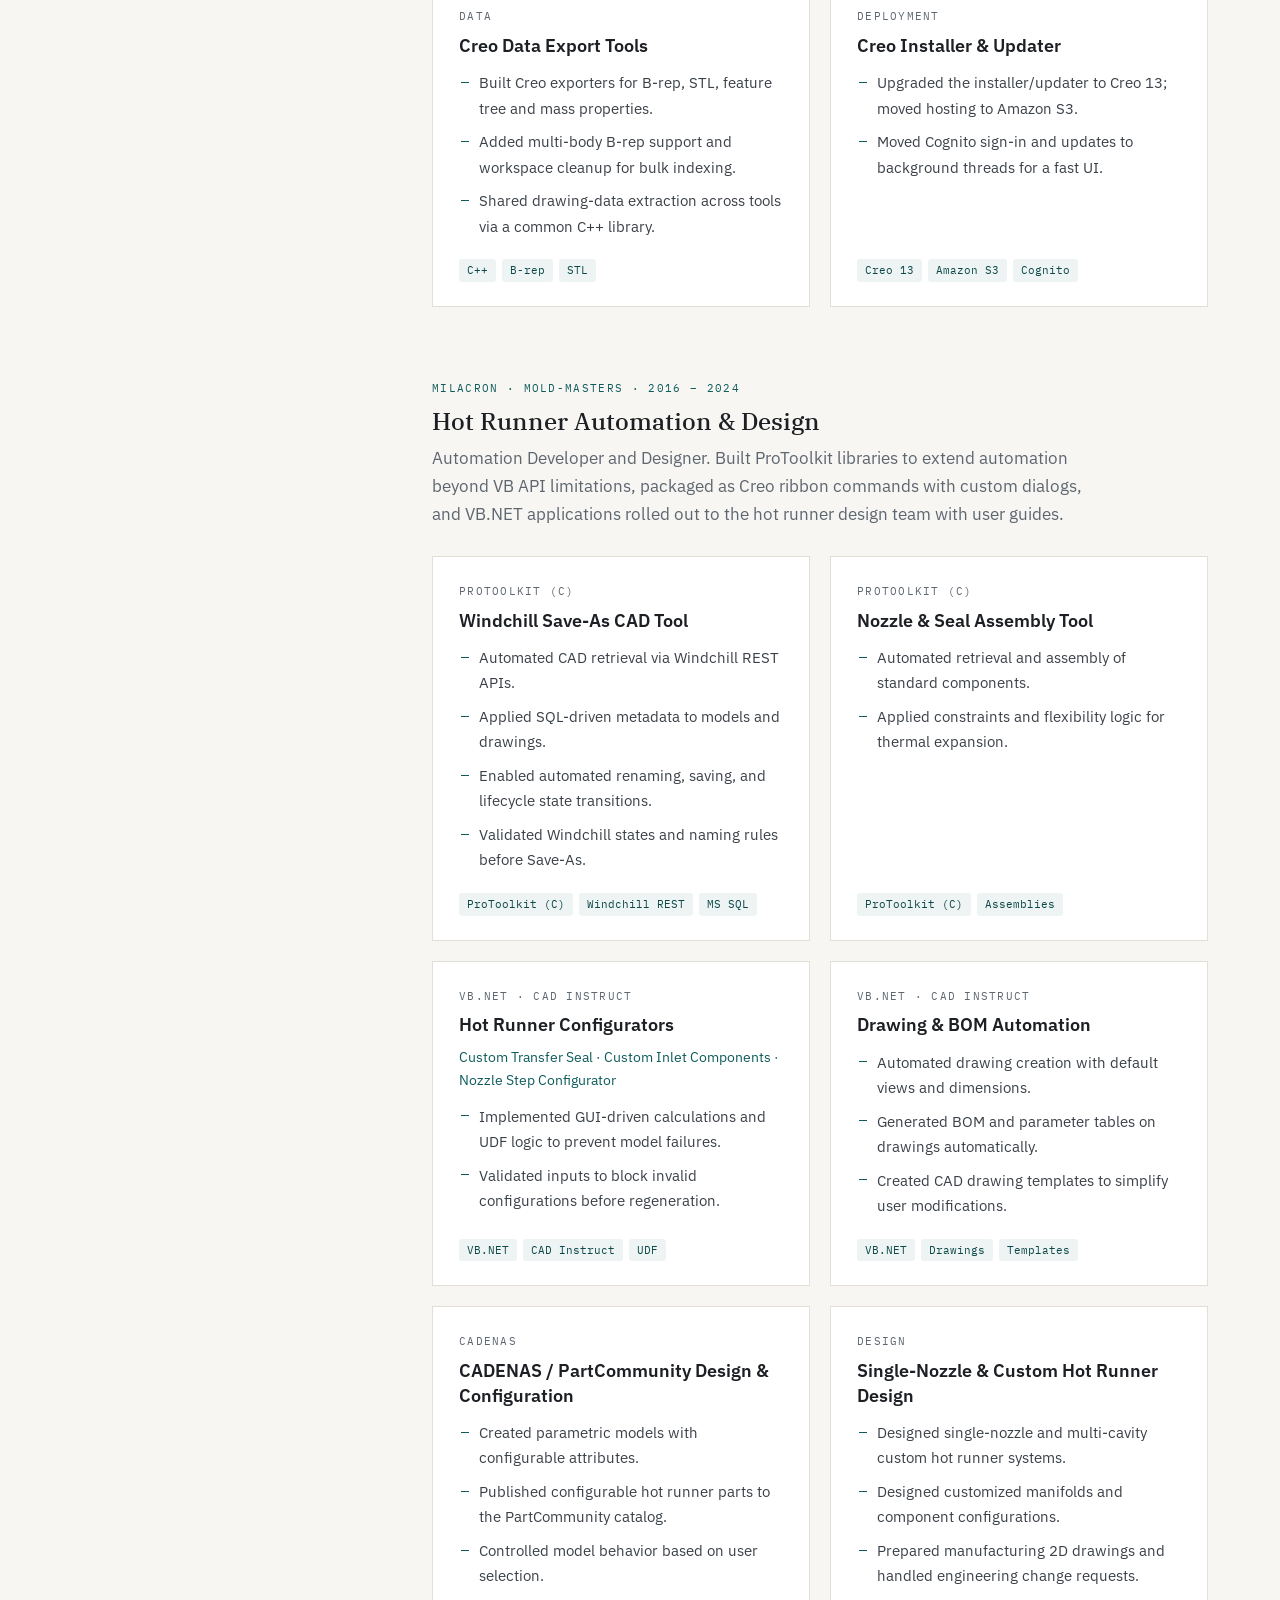
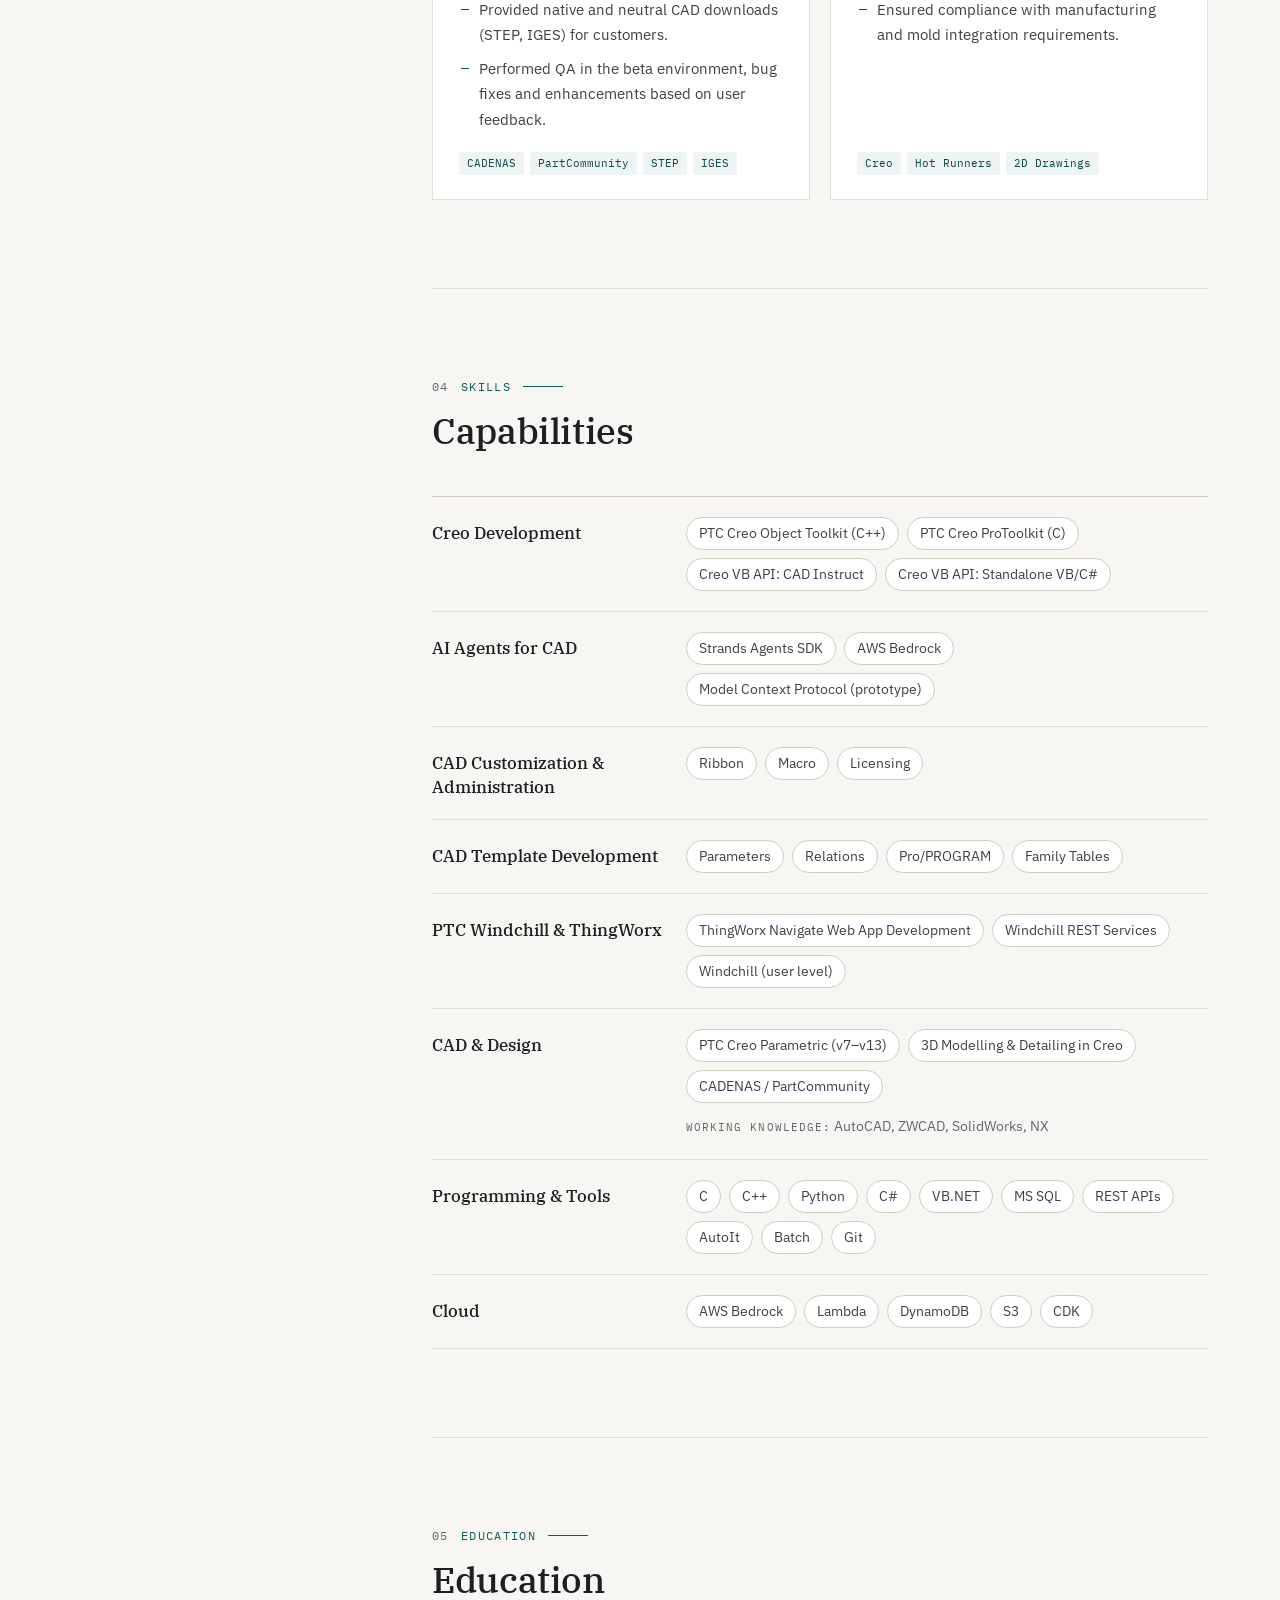
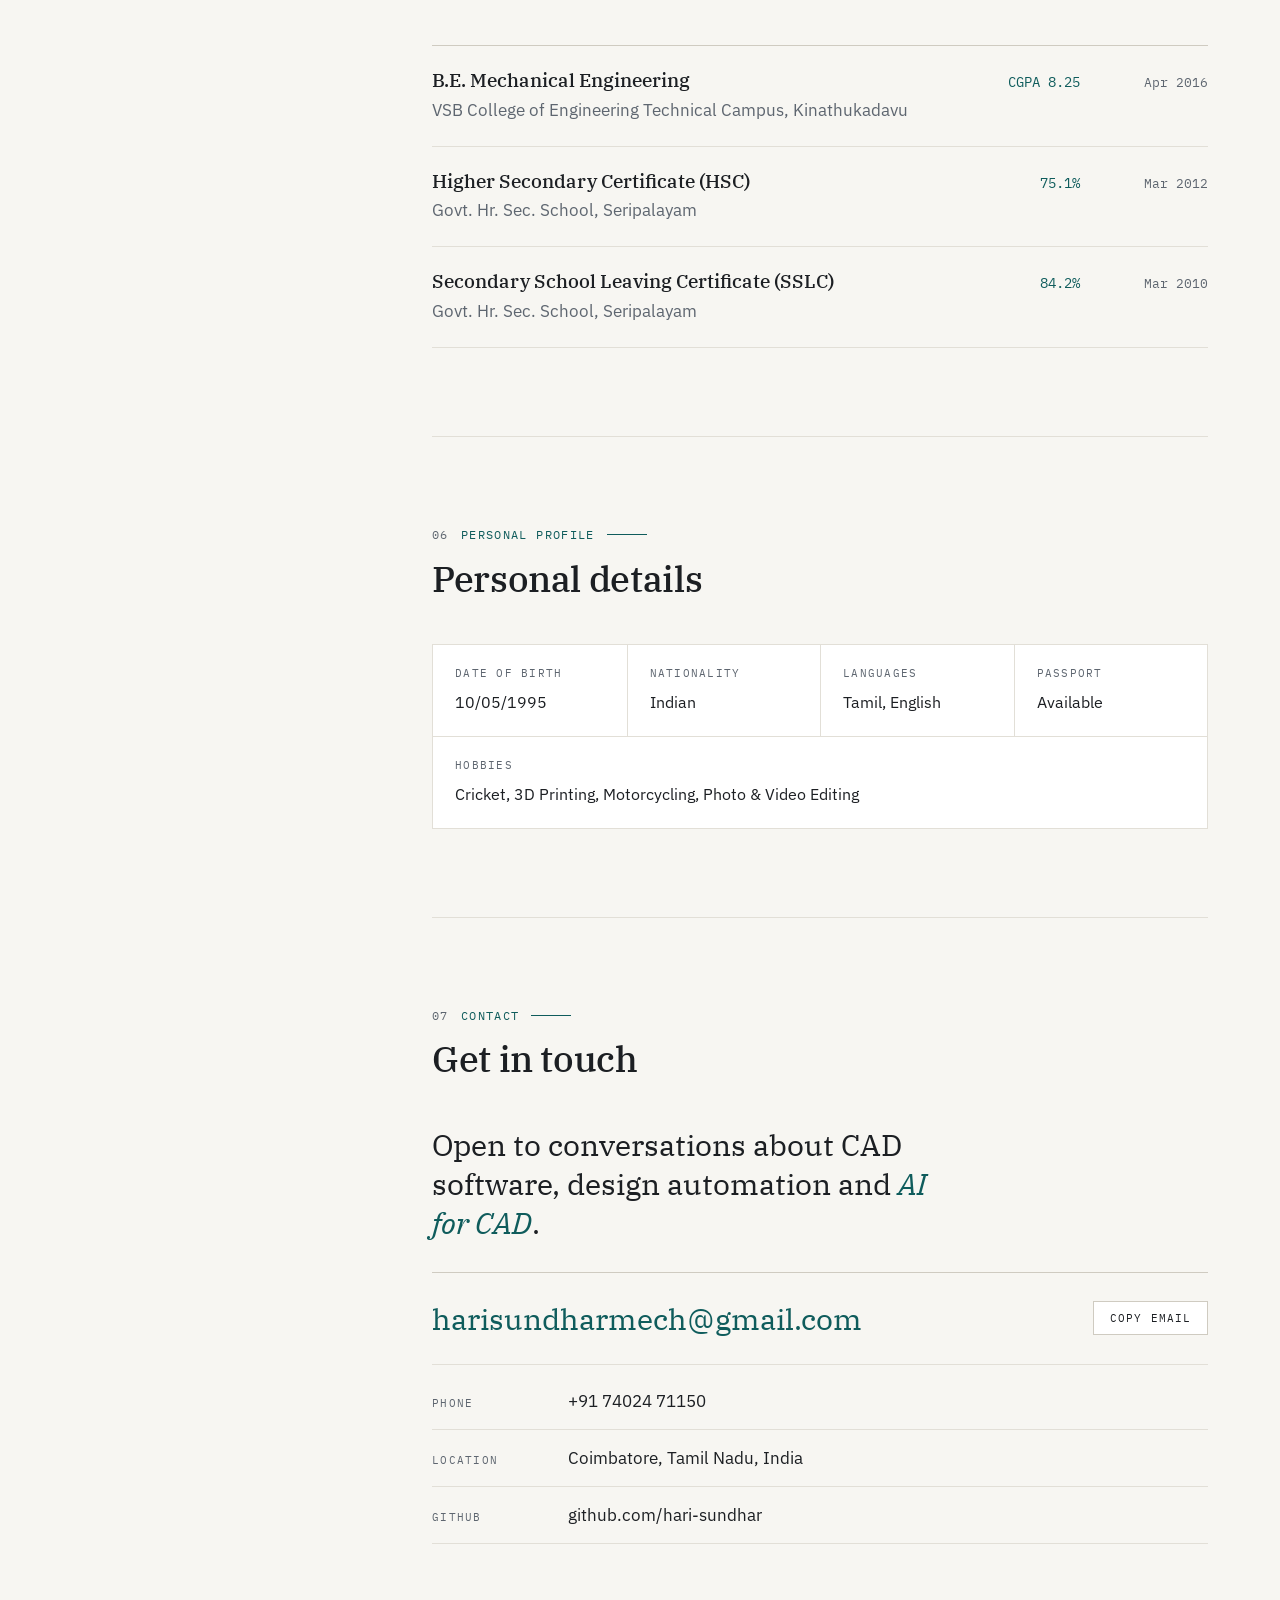
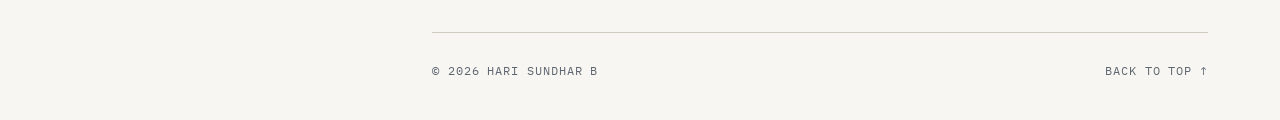
<file: v2.html>
<!DOCTYPE html>
<html lang="en">
<head>
  <meta charset="utf-8">
  <meta name="viewport" content="width=device-width, initial-scale=1">
  <meta name="layout-version" content="v2">
  <link rel="canonical" href="https://hari-sundhar.github.io/">
  <title>Hari Sundhar B | CAD Software Development Engineer</title>
  <meta name="description" content="CAD Software Development Engineer with 10+ years of experience in PTC Creo customization, CAD automation, CAD tool development and AI agent integration for Creo.">
  <meta name="author" content="Hari Sundhar B">
  <meta name="theme-color" content="#efede7">
  <link rel="icon" href="assets/v2/favicon.svg" type="image/svg+xml">
  <link rel="preconnect" href="https://fonts.googleapis.com">
  <link rel="preconnect" href="https://fonts.gstatic.com" crossorigin>
  <link rel="stylesheet" href="https://fonts.googleapis.com/css2?family=IBM+Plex+Mono:wght@400;500&family=IBM+Plex+Sans:wght@400;500;600&family=IBM+Plex+Serif:ital,wght@0,400;0,500;0,600;1,400&display=swap">
  <link rel="stylesheet" href="assets/v2/styles.css">
</head>
<body>
  <a class="skip-link" href="#main">Skip to content</a>

  <!-- ============ SIDEBAR ============ -->
  <aside class="sidebar" id="sidebar">
    <div class="side-inner">
      <div class="brand-row load" style="--d:.05s">
        <a class="monogram" href="#top" aria-label="Back to top">HS</a>
        <div class="brand-text">
          <h1 class="name">Hari Sundhar B</h1>
          <p class="title">CAD Software Development Engineer</p>
        </div>
        <button class="menu-btn" type="button" aria-expanded="false" aria-controls="side-panel">
          <span class="menu-icon" aria-hidden="true"></span><span class="menu-label">Menu</span>
        </button>
      </div>

      <div class="side-panel" id="side-panel">
        <div class="side-panel-inner">
          <p class="tagline load" style="--d:.15s">PTC Creo customization, design automation and AI agents for CAD.</p>

          <nav class="side-nav load" style="--d:.25s" aria-label="Sections">
            <ol>
              <li><a href="#about"><span class="idx">01</span><span class="bar" aria-hidden="true"></span><span class="lbl">About</span></a></li>
              <li><a href="#experience"><span class="idx">02</span><span class="bar" aria-hidden="true"></span><span class="lbl">Experience</span></a></li>
              <li><a href="#projects"><span class="idx">03</span><span class="bar" aria-hidden="true"></span><span class="lbl">Projects</span></a></li>
              <li><a href="#skills"><span class="idx">04</span><span class="bar" aria-hidden="true"></span><span class="lbl">Skills</span></a></li>
              <li><a href="#education"><span class="idx">05</span><span class="bar" aria-hidden="true"></span><span class="lbl">Education</span></a></li>
              <li><a href="#profile"><span class="idx">06</span><span class="bar" aria-hidden="true"></span><span class="lbl">Personal profile</span></a></li>
              <li><a href="#contact"><span class="idx">07</span><span class="bar" aria-hidden="true"></span><span class="lbl">Contact</span></a></li>
            </ol>
          </nav>

          <ul class="side-contact load" style="--d:.35s">
            <li>
              <svg viewBox="0 0 24 24" aria-hidden="true"><rect x="3" y="5" width="18" height="14" rx="2"/><path d="m3 7 9 6 9-6"/></svg>
              <a href="mailto:harisundharmech@gmail.com">harisundharmech@gmail.com</a>
            </li>
            <li>
              <svg viewBox="0 0 24 24" aria-hidden="true"><path d="M5 3h4l2 5-2.5 1.5a11 11 0 0 0 6 6L16 13l5 2v4a2 2 0 0 1-2 2A16 16 0 0 1 3 5a2 2 0 0 1 2-2z"/></svg>
              <a href="tel:+917402471150">+91 74024 71150</a>
            </li>
            <li>
              <svg viewBox="0 0 24 24" aria-hidden="true"><path d="M12 21s-7-6.2-7-11.5a7 7 0 0 1 14 0C19 14.8 12 21 12 21z"/><circle cx="12" cy="9.5" r="2.5"/></svg>
              <span>Coimbatore, Tamil Nadu</span>
            </li>
            <li>
              <svg viewBox="0 0 24 24" aria-hidden="true"><path d="M9 19c-4.3 1.4-4.3-2.5-6-3m12 5v-3.5c0-1 .1-1.4-.5-2 2.8-.3 5.5-1.4 5.5-6a4.6 4.6 0 0 0-1.3-3.2 4.2 4.2 0 0 0-.1-3.2s-1.1-.3-3.5 1.3a12.3 12.3 0 0 0-6.2 0C6.5 2.8 5.4 3.1 5.4 3.1a4.2 4.2 0 0 0-.1 3.2A4.6 4.6 0 0 0 4 9.5c0 4.6 2.7 5.7 5.5 6-.6.6-.6 1.2-.5 2V21"/></svg>
              <a href="https://github.com/hari-sundhar" target="_blank" rel="noopener">github.com/hari-sundhar</a>
            </li>
          </ul>
        </div>
      </div>
    </div>
  </aside>

  <!-- ============ CONTENT ============ -->
  <main id="main" class="content">
    <div class="content-inner">

      <!-- Intro -->
      <section id="top" class="intro">
        <p class="eyebrow load" style="--d:.2s">PTC Creo · C++ toolkits · AI agents for CAD</p>
        <h2 class="intro-title load" style="--d:.3s">Productivity-focused CAD software for <em>real-world</em> manufacturing and engineering workflows.</h2>
        <p class="intro-lead load" style="--d:.42s">
          I build CAD software for PTC Creo: Object Toolkit (C++) and ProToolkit (C) plugins,
          design automation for manufacturing, and AI agents that work inside Creo using Python and AWS.
        </p>
        <div class="intro-cta load" style="--d:.54s">
          <a class="btn btn-primary" href="#projects">View selected work</a>
          <a class="btn btn-ghost" href="#contact">Get in touch</a>
        </div>
        <ul class="intro-meta load" style="--d:.64s">
          <li><span class="k">Based in</span>Coimbatore, Tamil Nadu</li>
          <li><span class="k">Currently</span>Wipro Limited (Client: Amazon)</li>
          <li><span class="k">Experience</span>10+ years</li>
        </ul>
      </section>

      <!-- 01 About -->
      <section id="about" class="section">
        <header class="sec-head reveal">
          <p class="sec-label"><span>01</span>About</p>
          <h2>Profile</h2>
        </header>
        <p class="summary reveal">
          CAD Software Development Engineer with 10+ years of experience in PTC Creo customization,
          CAD automation, CAD tool development and mechanical design. Strong expertise in
          Creo Object Toolkit (C++), ProToolkit (C) and VB.NET automation, currently extended to
          AI agent integration for Creo using Python and AWS. Hands-on production CAD design experience
          and a proven ability to deliver productivity-focused, scalable CAD software for real-world
          manufacturing and engineering workflows.
        </p>

        <dl class="facts">
          <div class="fact reveal"><dt>Years across CAD design, automation and software</dt><dd>10+</dd></div>
          <div class="fact reveal"><dt>Creo APIs: Object Toolkit, ProToolkit, VB API</dt><dd>3</dd></div>
          <div class="fact reveal"><dt>PTC Creo Parametric versions worked on</dt><dd>v7–v13</dd></div>
          <div class="fact reveal"><dt>Languages: C, C++, Python, C#, VB.NET</dt><dd>5</dd></div>
        </dl>

        <div class="interests reveal">
          <p class="mini-label">Areas of interest</p>
          <ul class="chips">
            <li>CAD Software</li>
            <li>Design Automation</li>
            <li>AI for CAD</li>
            <li>Manufacturing</li>
          </ul>
        </div>
      </section>

      <!-- 02 Experience -->
      <section id="experience" class="section">
        <header class="sec-head reveal">
          <p class="sec-label"><span>02</span>Experience</p>
          <h2>Career</h2>
        </header>

        <ol class="timeline">
          <li class="tl-item current reveal">
            <div class="tl-date">
              <span>Jul 2024 – Present</span>
              <span class="now">Current</span>
            </div>
            <div class="tl-body">
              <h3>Senior Project Engineer <span class="sep">|</span> Software Development Engineer</h3>
              <p class="org">Wipro Limited <span>· Client: Amazon</span></p>
              <ul class="bullets">
                <li>Build Creo Object Toolkit (C++) plugins: ribbon menus, dialogs, macros.</li>
                <li>Develop CreoNova, an AI assistant for Creo, with Python, AWS and C++.</li>
                <li>Built AI drawing agent tools: drawing generation, views, sections and notes.</li>
                <li>Enhanced AI material recommendation, reducing hallucinated product names.</li>
                <li>Contributed to geometry similarity search so engineers can reuse parts.</li>
                <li>Built Creo drawing templates and improved the Creo launch process.</li>
                <li>Conduct user demos, gather requirements, and own plugin maintenance and QA.</li>
              </ul>
            </div>
          </li>
          <li class="tl-item reveal">
            <div class="tl-date"><span>Feb 2020 – Jun 2024</span></div>
            <div class="tl-body">
              <h3>Engineer, Design &amp; Automation Developer (GES)</h3>
              <p class="org">Milacron India Private Limited <span>· Mold-Masters Division</span></p>
              <ul class="bullets">
                <li>Developed Creo ProToolkit tools &amp; VB API automation for hot runner design.</li>
                <li>Automated nozzle, seal and inlet component design for hot runner systems.</li>
                <li>Worked closely with Hot Runner and Hot Half teams to capture real use cases.</li>
                <li>Delivered documentation, demos, QA, enhancements, and user support.</li>
                <li>Trained new team members and supported complex automation issues.</li>
              </ul>
            </div>
          </li>
          <li class="tl-item reveal">
            <div class="tl-date"><span>Dec 2017 – Jan 2020</span></div>
            <div class="tl-body">
              <h3>Trainee, Design (GES)</h3>
              <p class="org">Milacron India Private Limited <span>· Mold-Masters Division</span></p>
              <ul class="bullets">
                <li>Designed hot runner systems using Creo 7.0 as per company standards.</li>
                <li>Supported QA, manufacturing change requests, and geometry validation.</li>
                <li>Created configurable 3D models using CADENAS / PartCommunity.</li>
              </ul>
            </div>
          </li>
          <li class="tl-item reveal">
            <div class="tl-date"><span>Sep 2016 – Nov 2017</span></div>
            <div class="tl-body">
              <h3>Design Intern</h3>
              <p class="org">Mold-Masters Technologies Pvt. Ltd.</p>
              <ul class="bullets">
                <li>Trained in hot runner design and production engineering workflows.</li>
                <li>Worked on live production hot runner jobs.</li>
              </ul>
            </div>
          </li>
        </ol>
      </section>

      <!-- 03 Projects -->
      <section id="projects" class="section">
        <header class="sec-head reveal">
          <p class="sec-label"><span>03</span>Projects</p>
          <h2>Selected work</h2>
        </header>

        <div class="group">
          <div class="group-head reveal">
            <p class="group-meta">Wipro · Client: Amazon · 2024 – Present</p>
            <h3>Creo Customization, Automation &amp; AI Integration</h3>
            <p>CAD Software Development Engineer. Creo C++ tools and CAD methods used by engineering teams across Amazon.</p>
          </div>

          <article class="feature reveal">
            <p class="p-meta">Featured · AI for CAD</p>
            <h4>CreoNova <span>AI assistant integrated in Creo</span></h4>
            <ul class="bullets">
              <li>AI chatbot inside Creo that routes each request to a specialist agent.</li>
              <li>Prototyped an MCP layer exposing Creo operations via async toolkit mode.</li>
              <li>Built Python agent tools backed by C++ Creo actions over a TCP bridge.</li>
              <li>Supported part defeaturing, material recommendation and DFM checks.</li>
            </ul>
            <ol class="flow" aria-label="Request flow: chat inside Creo, routed to a specialist agent, Python agent tools, TCP bridge, C++ Creo actions">
              <li><span>UI</span>Chat inside Creo</li>
              <li><span>Routed</span>Specialist agent</li>
              <li><span>Python</span>Agent tools</li>
              <li class="bridge"><span>Socket</span>TCP bridge</li>
              <li class="end"><span>C++</span>Creo actions</li>
            </ol>
            <ul class="tags"><li>Python</li><li>C++</li><li>AWS</li><li>MCP</li><li>Creo OTK</li></ul>
          </article>

          <div class="cards">
            <article class="card reveal">
              <p class="p-meta">In development</p>
              <h4>Parametric Model Generator</h4>
              <p class="p-sub">STEP · Image · Text · Drawing</p>
              <ul class="bullets">
                <li>Generates parametric Creo parts from STEP, images, text and drawings.</li>
                <li>Rebuilds STEP geometry from curve networks and staged rebuild plans.</li>
                <li>Built on Strands agents and AWS Bedrock models.</li>
              </ul>
              <ul class="tags"><li>Strands Agents</li><li>AWS Bedrock</li><li>STEP</li></ul>
            </article>
            <article class="card reveal">
              <p class="p-meta">Search</p>
              <h4>Geometry Similarity Search</h4>
              <ul class="bullets">
                <li>Finds Windchill parts similar to a new design (BRepNet + FAISS).</li>
                <li>Built Creo B-rep export and indexing; added similarity % to results.</li>
                <li>Updated AWS CDK infrastructure across beta and prod.</li>
              </ul>
              <ul class="tags"><li>BRepNet</li><li>FAISS</li><li>Windchill</li><li>AWS CDK</li></ul>
            </article>
            <article class="card reveal">
              <p class="p-meta">Drawings</p>
              <h4>DrawAssist Package</h4>
              <ul class="bullets">
                <li>Suite of Creo drawing automation tools that cuts manual detailing time.</li>
                <li>Automates drawing creation, 2D view updates, FAI symbols, FAI summary export, section hatching, hole axes and bulk tolerances.</li>
              </ul>
              <ul class="tags"><li>C++</li><li>Creo Drawings</li><li>FAI</li></ul>
            </article>
            <article class="card reveal">
              <p class="p-meta">Robotics</p>
              <h4>ExportURDF Tool</h4>
              <ul class="bullets">
                <li>GUI to define robot links, joints and references from Creo assemblies.</li>
                <li>Computes center of gravity, inertia and joint axes automatically.</li>
                <li>Exports STL and URDF (XML) for Gazebo and AWS RoboMaker simulation.</li>
              </ul>
              <ul class="tags"><li>URDF</li><li>STL</li><li>Gazebo</li><li>AWS RoboMaker</li></ul>
            </article>
            <article class="card reveal">
              <p class="p-meta">Data</p>
              <h4>Creo Data Export Tools</h4>
              <ul class="bullets">
                <li>Built Creo exporters for B-rep, STL, feature tree and mass properties.</li>
                <li>Added multi-body B-rep support and workspace cleanup for bulk indexing.</li>
                <li>Shared drawing-data extraction across tools via a common C++ library.</li>
              </ul>
              <ul class="tags"><li>C++</li><li>B-rep</li><li>STL</li></ul>
            </article>
            <article class="card reveal">
              <p class="p-meta">Deployment</p>
              <h4>Creo Installer &amp; Updater</h4>
              <ul class="bullets">
                <li>Upgraded the installer/updater to Creo 13; moved hosting to Amazon S3.</li>
                <li>Moved Cognito sign-in and updates to background threads for a fast UI.</li>
              </ul>
              <ul class="tags"><li>Creo 13</li><li>Amazon S3</li><li>Cognito</li></ul>
            </article>
          </div>
        </div>

        <div class="group">
          <div class="group-head reveal">
            <p class="group-meta">Milacron · Mold-Masters · 2016 – 2024</p>
            <h3>Hot Runner Automation &amp; Design</h3>
            <p>Automation Developer and Designer. Built ProToolkit libraries to extend automation beyond VB API limitations, packaged as Creo ribbon commands with custom dialogs, and VB.NET applications rolled out to the hot runner design team with user guides.</p>
          </div>

          <div class="cards">
            <article class="card reveal">
              <p class="p-meta">ProToolkit (C)</p>
              <h4>Windchill Save-As CAD Tool</h4>
              <ul class="bullets">
                <li>Automated CAD retrieval via Windchill REST APIs.</li>
                <li>Applied SQL-driven metadata to models and drawings.</li>
                <li>Enabled automated renaming, saving, and lifecycle state transitions.</li>
                <li>Validated Windchill states and naming rules before Save-As.</li>
              </ul>
              <ul class="tags"><li>ProToolkit (C)</li><li>Windchill REST</li><li>MS SQL</li></ul>
            </article>
            <article class="card reveal">
              <p class="p-meta">ProToolkit (C)</p>
              <h4>Nozzle &amp; Seal Assembly Tool</h4>
              <ul class="bullets">
                <li>Automated retrieval and assembly of standard components.</li>
                <li>Applied constraints and flexibility logic for thermal expansion.</li>
              </ul>
              <ul class="tags"><li>ProToolkit (C)</li><li>Assemblies</li></ul>
            </article>
            <article class="card reveal">
              <p class="p-meta">VB.NET · CAD Instruct</p>
              <h4>Hot Runner Configurators</h4>
              <p class="p-sub">Custom Transfer Seal · Custom Inlet Components · Nozzle Step Configurator</p>
              <ul class="bullets">
                <li>Implemented GUI-driven calculations and UDF logic to prevent model failures.</li>
                <li>Validated inputs to block invalid configurations before regeneration.</li>
              </ul>
              <ul class="tags"><li>VB.NET</li><li>CAD Instruct</li><li>UDF</li></ul>
            </article>
            <article class="card reveal">
              <p class="p-meta">VB.NET · CAD Instruct</p>
              <h4>Drawing &amp; BOM Automation</h4>
              <ul class="bullets">
                <li>Automated drawing creation with default views and dimensions.</li>
                <li>Generated BOM and parameter tables on drawings automatically.</li>
                <li>Created CAD drawing templates to simplify user modifications.</li>
              </ul>
              <ul class="tags"><li>VB.NET</li><li>Drawings</li><li>Templates</li></ul>
            </article>
            <article class="card reveal">
              <p class="p-meta">CADENAS</p>
              <h4>CADENAS / PartCommunity Design &amp; Configuration</h4>
              <ul class="bullets">
                <li>Created parametric models with configurable attributes.</li>
                <li>Published configurable hot runner parts to the PartCommunity catalog.</li>
                <li>Controlled model behavior based on user selection.</li>
                <li>Provided native and neutral CAD downloads (STEP, IGES) for customers.</li>
                <li>Performed QA in the beta environment, bug fixes and enhancements based on user feedback.</li>
              </ul>
              <ul class="tags"><li>CADENAS</li><li>PartCommunity</li><li>STEP</li><li>IGES</li></ul>
            </article>
            <article class="card reveal">
              <p class="p-meta">Design</p>
              <h4>Single-Nozzle &amp; Custom Hot Runner Design</h4>
              <ul class="bullets">
                <li>Designed single-nozzle and multi-cavity custom hot runner systems.</li>
                <li>Designed customized manifolds and component configurations.</li>
                <li>Prepared manufacturing 2D drawings and handled engineering change requests.</li>
                <li>Ensured compliance with manufacturing and mold integration requirements.</li>
              </ul>
              <ul class="tags"><li>Creo</li><li>Hot Runners</li><li>2D Drawings</li></ul>
            </article>
          </div>
        </div>
      </section>

      <!-- 04 Skills -->
      <section id="skills" class="section">
        <header class="sec-head reveal">
          <p class="sec-label"><span>04</span>Skills</p>
          <h2>Capabilities</h2>
        </header>

        <dl class="skills">
          <div class="skill-row reveal">
            <dt>Creo Development</dt>
            <dd><ul class="chips"><li>PTC Creo Object Toolkit (C++)</li><li>PTC Creo ProToolkit (C)</li><li>Creo VB API: CAD Instruct</li><li>Creo VB API: Standalone VB/C#</li></ul></dd>
          </div>
          <div class="skill-row reveal">
            <dt>AI Agents for CAD</dt>
            <dd><ul class="chips"><li>Strands Agents SDK</li><li>AWS Bedrock</li><li>Model Context Protocol (prototype)</li></ul></dd>
          </div>
          <div class="skill-row reveal">
            <dt>CAD Customization &amp; Administration</dt>
            <dd><ul class="chips"><li>Ribbon</li><li>Macro</li><li>Licensing</li></ul></dd>
          </div>
          <div class="skill-row reveal">
            <dt>CAD Template Development</dt>
            <dd><ul class="chips"><li>Parameters</li><li>Relations</li><li>Pro/PROGRAM</li><li>Family Tables</li></ul></dd>
          </div>
          <div class="skill-row reveal">
            <dt>PTC Windchill &amp; ThingWorx</dt>
            <dd><ul class="chips"><li>ThingWorx Navigate Web App Development</li><li>Windchill REST Services</li><li>Windchill (user level)</li></ul></dd>
          </div>
          <div class="skill-row reveal">
            <dt>CAD &amp; Design</dt>
            <dd>
              <ul class="chips"><li>PTC Creo Parametric (v7–v13)</li><li>3D Modelling &amp; Detailing in Creo</li><li>CADENAS / PartCommunity</li></ul>
              <p class="wk"><span>Working knowledge:</span> AutoCAD, ZWCAD, SolidWorks, NX</p>
            </dd>
          </div>
          <div class="skill-row reveal">
            <dt>Programming &amp; Tools</dt>
            <dd><ul class="chips"><li>C</li><li>C++</li><li>Python</li><li>C#</li><li>VB.NET</li><li>MS SQL</li><li>REST APIs</li><li>AutoIt</li><li>Batch</li><li>Git</li></ul></dd>
          </div>
          <div class="skill-row reveal">
            <dt>Cloud</dt>
            <dd><ul class="chips"><li>AWS Bedrock</li><li>Lambda</li><li>DynamoDB</li><li>S3</li><li>CDK</li></ul></dd>
          </div>
        </dl>
      </section>

      <!-- 05 Education -->
      <section id="education" class="section">
        <header class="sec-head reveal">
          <p class="sec-label"><span>05</span>Education</p>
          <h2>Education</h2>
        </header>

        <ol class="edu">
          <li class="reveal">
            <div>
              <h3>B.E. Mechanical Engineering</h3>
              <p class="school">VSB College of Engineering Technical Campus, Kinathukadavu</p>
            </div>
            <p class="score">CGPA 8.25</p>
            <p class="date">Apr 2016</p>
          </li>
          <li class="reveal">
            <div>
              <h3>Higher Secondary Certificate (HSC)</h3>
              <p class="school">Govt. Hr. Sec. School, Seripalayam</p>
            </div>
            <p class="score">75.1%</p>
            <p class="date">Mar 2012</p>
          </li>
          <li class="reveal">
            <div>
              <h3>Secondary School Leaving Certificate (SSLC)</h3>
              <p class="school">Govt. Hr. Sec. School, Seripalayam</p>
            </div>
            <p class="score">84.2%</p>
            <p class="date">Mar 2010</p>
          </li>
        </ol>
      </section>

      <!-- 06 Personal profile -->
      <section id="profile" class="section">
        <header class="sec-head reveal">
          <p class="sec-label"><span>06</span>Personal profile</p>
          <h2>Personal details</h2>
        </header>

        <dl class="profile reveal">
          <div><dt>Date of birth</dt><dd>10/05/1995</dd></div>
          <div><dt>Nationality</dt><dd>Indian</dd></div>
          <div><dt>Languages</dt><dd>Tamil, English</dd></div>
          <div><dt>Passport</dt><dd>Available</dd></div>
          <div class="wide"><dt>Hobbies</dt><dd>Cricket, 3D Printing, Motorcycling, Photo &amp; Video Editing</dd></div>
        </dl>
      </section>

      <!-- 07 Contact -->
      <section id="contact" class="section">
        <header class="sec-head reveal">
          <p class="sec-label"><span>07</span>Contact</p>
          <h2>Get in touch</h2>
        </header>

        <p class="contact-lead reveal">Open to conversations about CAD software, design automation and <em>AI for CAD</em>.</p>
        <div class="email-row reveal">
          <a class="email" href="mailto:harisundharmech@gmail.com">harisundharmech@gmail.com</a>
          <button class="copy" type="button" data-copy="harisundharmech@gmail.com">Copy email</button>
        </div>
        <ul class="contact-list reveal">
          <li><span class="k">Phone</span><a href="tel:+917402471150">+91 74024 71150</a></li>
          <li><span class="k">Location</span><span>Coimbatore, Tamil Nadu, India</span></li>
          <li><span class="k">GitHub</span><a href="https://github.com/hari-sundhar" target="_blank" rel="noopener">github.com/hari-sundhar</a></li>
        </ul>
      </section>

      <footer class="footer">
        <p>&copy; <span id="year">2026</span> Hari Sundhar B</p>
        <a href="#top">Back to top <span aria-hidden="true">↑</span></a>
      </footer>
    </div>
  </main>

  <script src="assets/v2/script.js"></script>
  <script src="assets/switcher.js" defer></script>
</body>
</html>
</file>
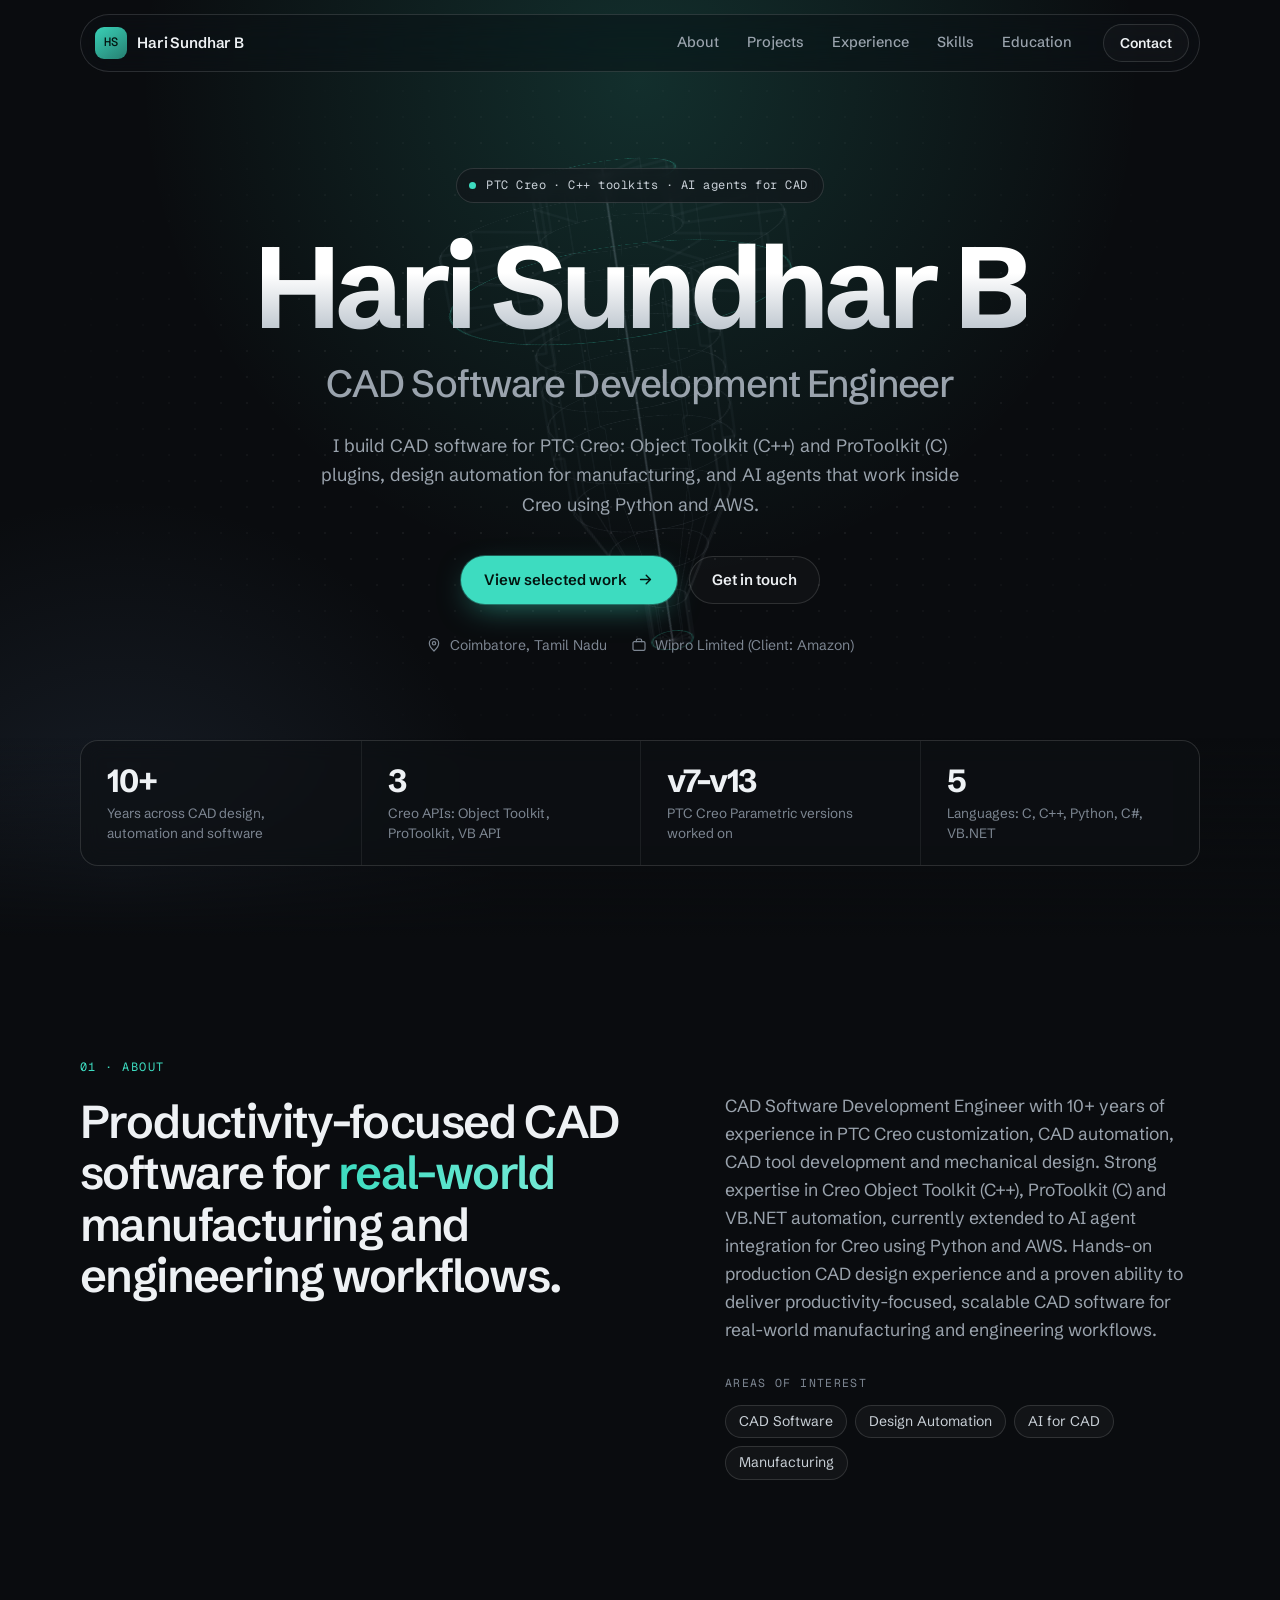
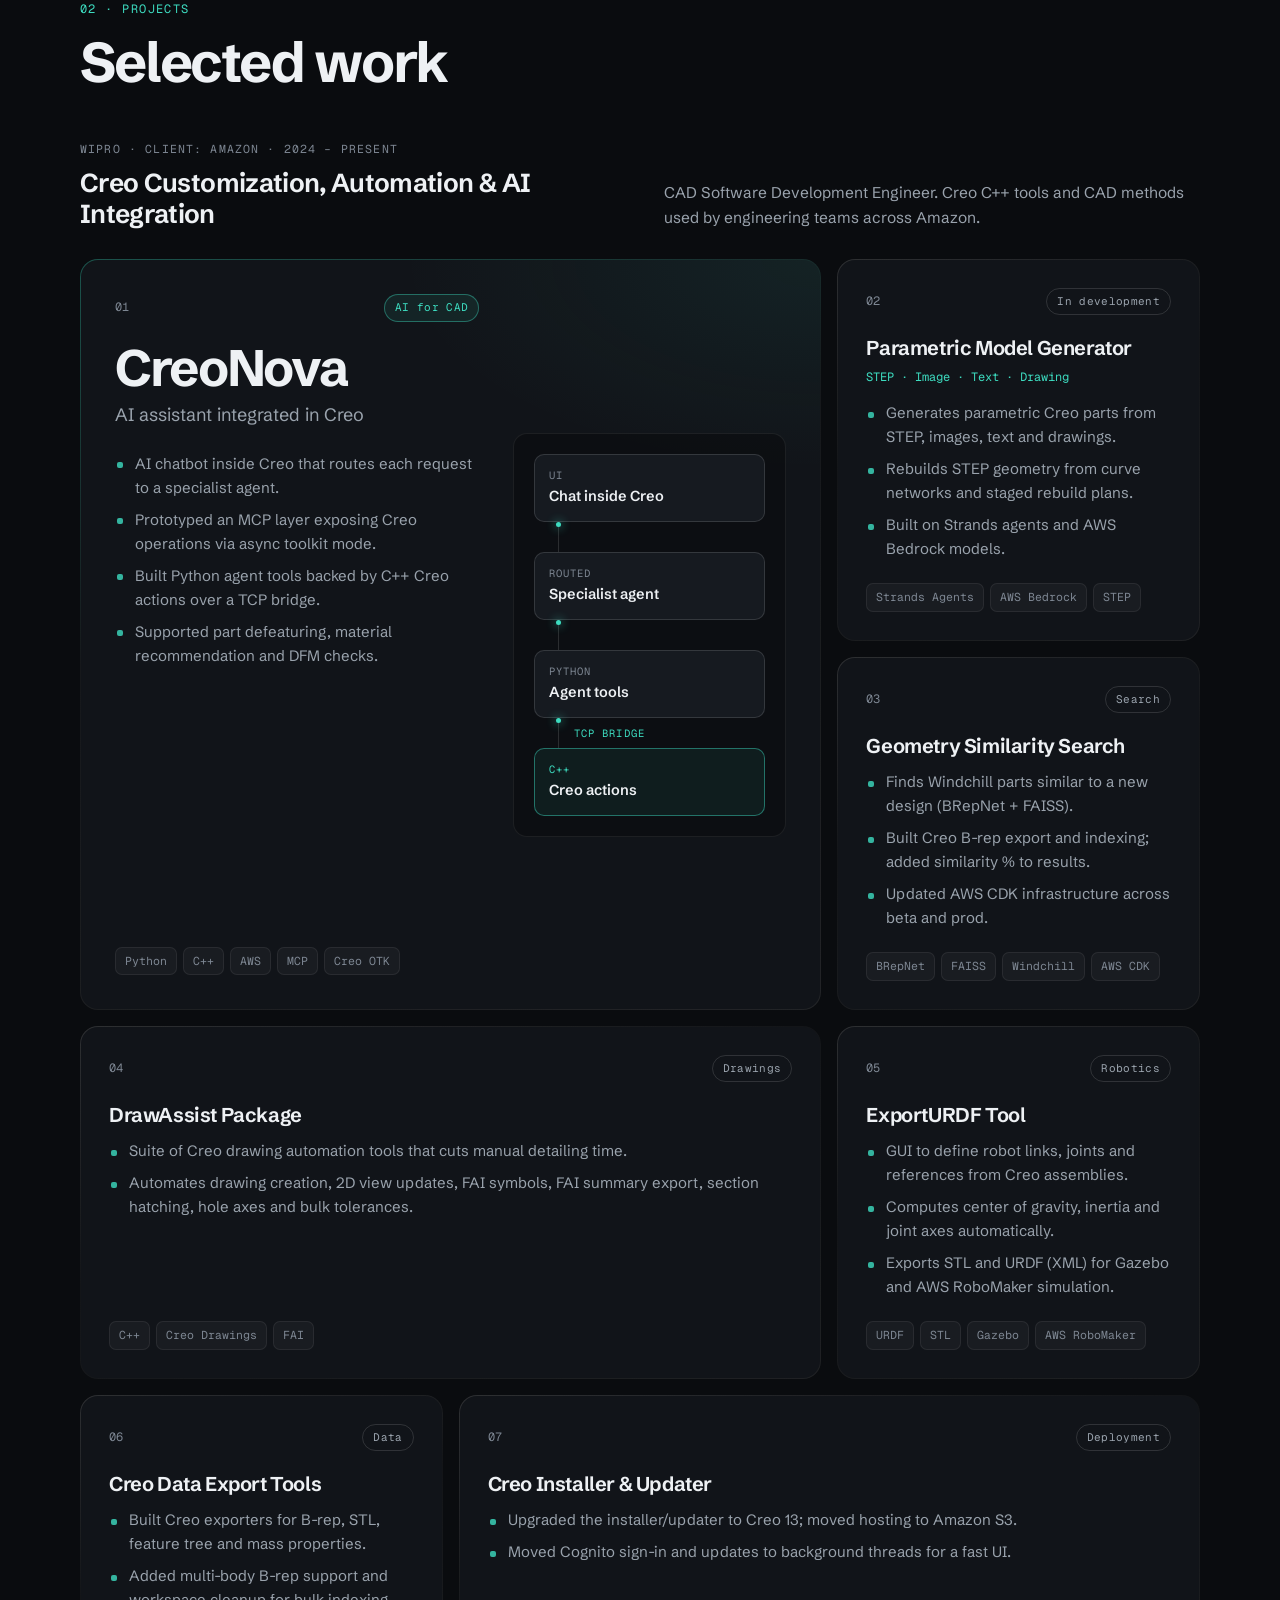
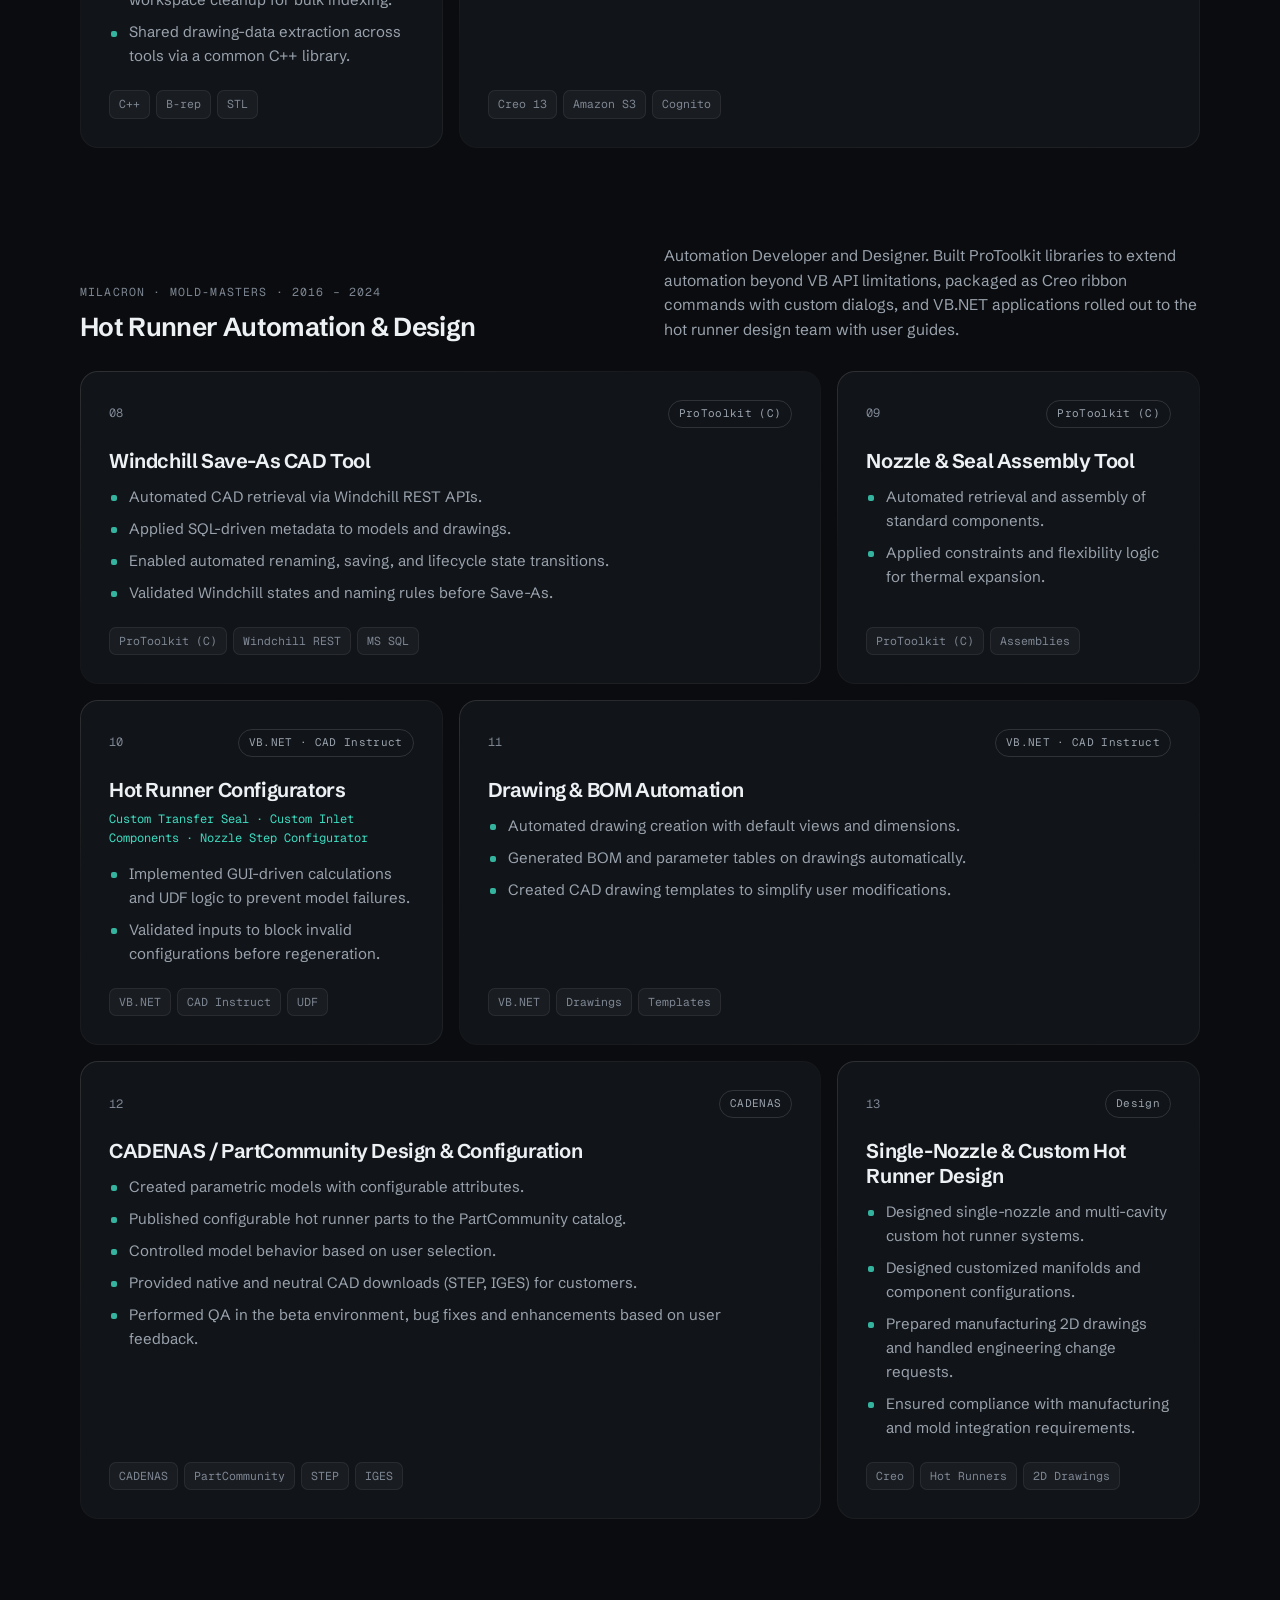
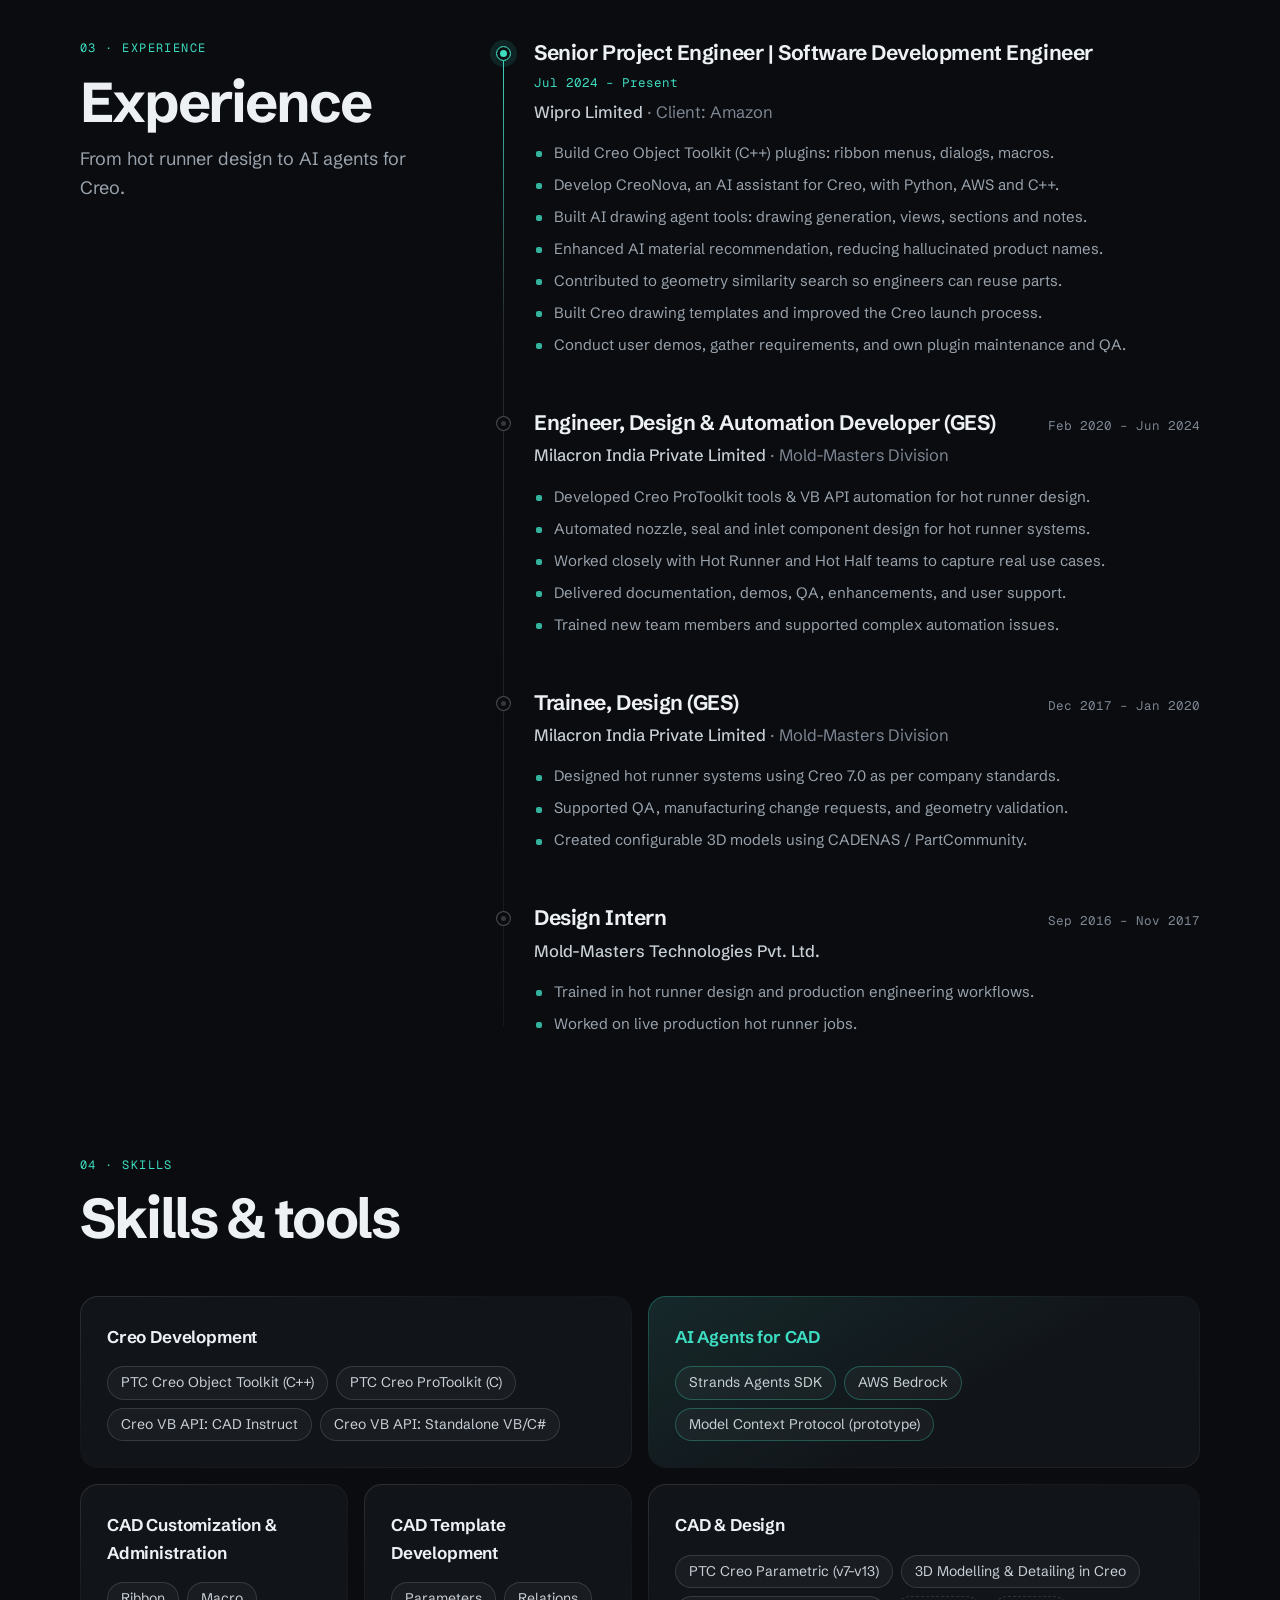
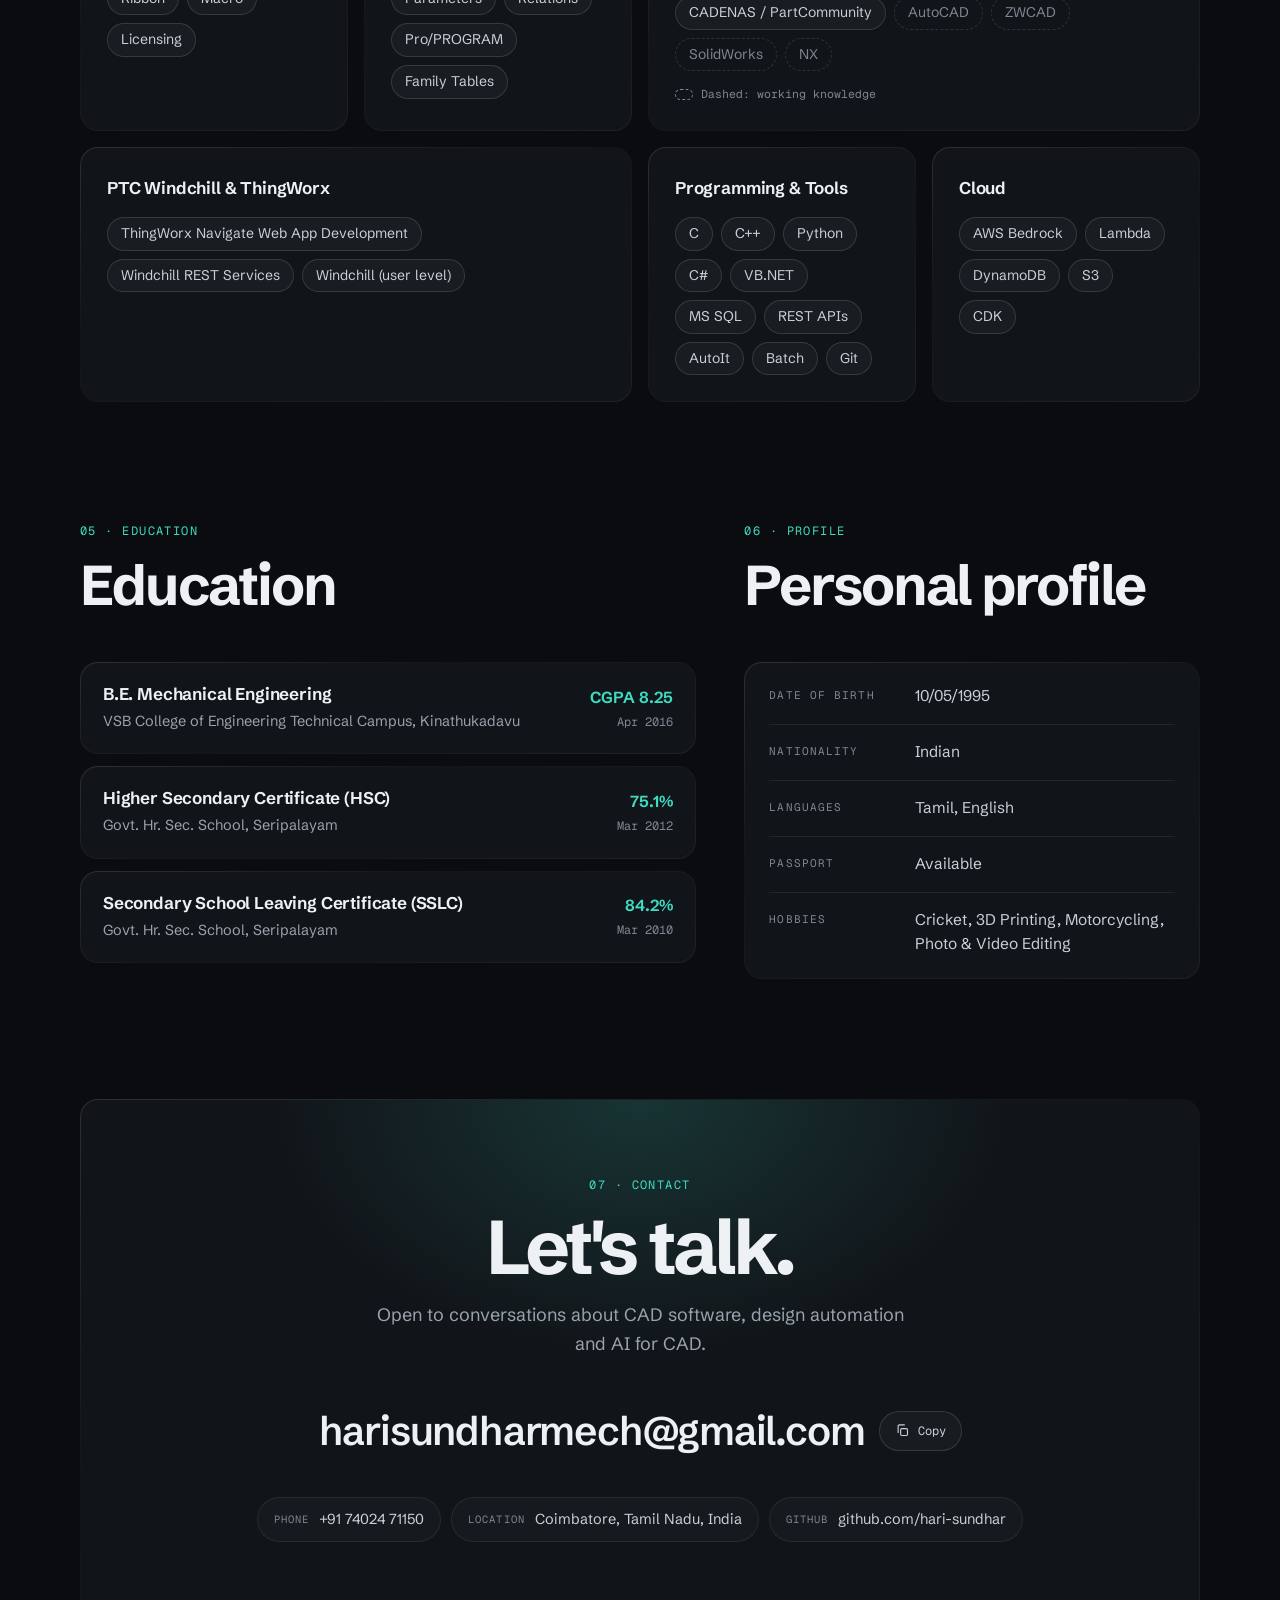
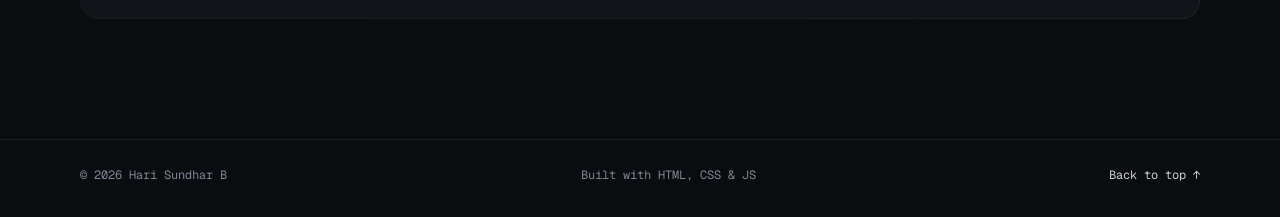
<file: v3.html>
<!DOCTYPE html>
<html lang="en">
<head>
  <meta charset="utf-8">
  <meta name="viewport" content="width=device-width, initial-scale=1">
  <meta name="layout-version" content="v3">
  <link rel="canonical" href="https://hari-sundhar.github.io/">
  <title>Hari Sundhar B | CAD Software Development Engineer</title>
  <meta name="description" content="CAD Software Development Engineer with 10+ years of experience in PTC Creo customization, CAD automation, CAD tool development and AI agent integration for Creo.">
  <meta name="author" content="Hari Sundhar B">
  <meta property="og:type" content="website">
  <meta property="og:title" content="Hari Sundhar B | CAD Software Development Engineer">
  <meta property="og:description" content="PTC Creo customization, CAD automation and AI agents for CAD. Creo Object Toolkit (C++), ProToolkit (C), VB.NET, Python and AWS.">
  <meta name="theme-color" content="#0a0c0f">
  <link rel="icon" href="assets/v3/favicon.svg" type="image/svg+xml">
  <link rel="preconnect" href="https://fonts.googleapis.com">
  <link rel="preconnect" href="https://fonts.gstatic.com" crossorigin>
  <link rel="stylesheet" href="https://fonts.googleapis.com/css2?family=Schibsted+Grotesk:wght@400;500;600;700;800&family=Geist+Mono:wght@400;500&display=swap">
  <link rel="stylesheet" href="assets/v3/styles.css">
</head>
<body>
  <a class="skip-link" href="#main">Skip to content</a>

  <!-- profile used by the hero wireframe -->
  <svg width="0" height="0" style="position:absolute" aria-hidden="true" focusable="false">
    <symbol id="profile" viewBox="-130 -185 260 370">
      <path d="M-50 -180H50V-140H120V-100H58V-60H66V20H58V60L16 140V175H-16V140L-58 60V20H-66V-60H-58V-100H-120V-140H-50Z"/>
      <path d="M0 -185V180" class="axis"/>
    </symbol>
  </svg>

  <header class="site-header">
    <div class="header-inner">
      <a class="logo" href="#top" aria-label="Hari Sundhar B, back to top">
        <span class="logo-mark" aria-hidden="true">HS</span>
        <span class="logo-name">Hari Sundhar B</span>
      </a>
      <nav id="site-nav" class="nav" aria-label="Sections">
        <ul>
          <li><a href="#about">About</a></li>
          <li><a href="#projects">Projects</a></li>
          <li><a href="#experience">Experience</a></li>
          <li><a href="#skills">Skills</a></li>
          <li><a href="#education">Education</a></li>
          <li class="nav-cta-mobile"><a href="#contact">Contact</a></li>
        </ul>
      </nav>
      <a class="btn btn-sm btn-outline header-cta" href="#contact">Contact</a>
      <button class="menu-btn" type="button" aria-expanded="false" aria-controls="site-nav">
        <span class="menu-lines" aria-hidden="true"></span><span class="sr-only">Menu</span>
      </button>
    </div>
  </header>

  <main id="main">
    <!-- ============ HERO ============ -->
    <section id="top" class="hero">
      <div class="backdrop" aria-hidden="true">
        <div class="glow g1"></div>
        <div class="glow g2"></div>
        <div class="dots"></div>
        <div class="stage">
          <div class="tilt">
            <div class="wire">
              <svg class="mer" style="--a:0deg"><use href="#profile"/></svg>
              <svg class="mer" style="--a:30deg"><use href="#profile"/></svg>
              <svg class="mer" style="--a:60deg"><use href="#profile"/></svg>
              <svg class="mer" style="--a:90deg"><use href="#profile"/></svg>
              <svg class="mer" style="--a:120deg"><use href="#profile"/></svg>
              <svg class="mer" style="--a:150deg"><use href="#profile"/></svg>
              <span class="ring acc" style="--y:-180px;--r:50px"></span>
              <span class="ring" style="--y:-140px;--r:50px"></span>
              <span class="ring" style="--y:-140px;--r:120px"></span>
              <span class="ring acc" style="--y:-100px;--r:120px"></span>
              <span class="ring" style="--y:-100px;--r:58px"></span>
              <span class="ring" style="--y:-60px;--r:66px"></span>
              <span class="ring" style="--y:-33px;--r:66px"></span>
              <span class="ring" style="--y:-6px;--r:66px"></span>
              <span class="ring" style="--y:20px;--r:66px"></span>
              <span class="ring" style="--y:60px;--r:58px"></span>
              <span class="ring" style="--y:100px;--r:37px"></span>
              <span class="ring" style="--y:140px;--r:16px"></span>
              <span class="ring acc" style="--y:175px;--r:16px"></span>
            </div>
          </div>
        </div>
      </div>

      <div class="hero-inner">
        <p class="pill rise" style="--d:.05s"><span class="pulse" aria-hidden="true"></span>PTC Creo · C++ toolkits · AI agents for CAD</p>
        <h1 class="rise" style="--d:.15s">Hari Sundhar B</h1>
        <p class="role rise" style="--d:.25s">CAD Software Development Engineer</p>
        <p class="lead rise" style="--d:.35s">
          I build CAD software for PTC Creo: Object Toolkit (C++) and ProToolkit (C) plugins,
          design automation for manufacturing, and AI agents that work inside Creo using Python and AWS.
        </p>
        <div class="cta rise" style="--d:.45s">
          <a class="btn btn-accent" href="#projects">
            View selected work
            <svg viewBox="0 0 24 24" aria-hidden="true"><path d="M5 12h14M13 6l6 6-6 6"/></svg>
          </a>
          <a class="btn btn-outline" href="mailto:harisundharmech@gmail.com">Get in touch</a>
        </div>
        <ul class="hero-meta rise" style="--d:.55s">
          <li><svg viewBox="0 0 24 24" aria-hidden="true"><path d="M12 21s-7-6.2-7-11.5a7 7 0 0 1 14 0C19 14.8 12 21 12 21z"/><circle cx="12" cy="9.5" r="2.5"/></svg>Coimbatore, Tamil Nadu</li>
          <li><svg viewBox="0 0 24 24" aria-hidden="true"><rect x="3" y="7" width="18" height="13" rx="2"/><path d="M8 7V5a2 2 0 0 1 2-2h4a2 2 0 0 1 2 2v2"/></svg>Wipro Limited (Client: Amazon)</li>
        </ul>
      </div>

      <div class="stats rise" style="--d:.7s">
        <div class="stat">
          <p class="stat-num"><span data-count="10">10</span>+</p>
          <p class="stat-lbl">Years across CAD design, automation and software</p>
        </div>
        <div class="stat">
          <p class="stat-num"><span data-count="3">3</span></p>
          <p class="stat-lbl">Creo APIs: Object Toolkit, ProToolkit, VB API</p>
        </div>
        <div class="stat">
          <p class="stat-num">v7–v13</p>
          <p class="stat-lbl">PTC Creo Parametric versions worked on</p>
        </div>
        <div class="stat">
          <p class="stat-num"><span data-count="5">5</span></p>
          <p class="stat-lbl">Languages: C, C++, Python, C#, VB.NET</p>
        </div>
      </div>
    </section>

    <!-- ============ ABOUT ============ -->
    <section id="about" class="section">
      <div class="wrap about">
        <div class="reveal">
          <p class="eyebrow">01 · About</p>
          <h2 class="statement">Productivity-focused CAD software for <span class="hl">real-world</span> manufacturing and engineering workflows.</h2>
        </div>
        <div class="about-body reveal">
          <p>
            CAD Software Development Engineer with 10+ years of experience in PTC Creo customization,
            CAD automation, CAD tool development and mechanical design. Strong expertise in
            Creo Object Toolkit (C++), ProToolkit (C) and VB.NET automation, currently extended to
            AI agent integration for Creo using Python and AWS. Hands-on production CAD design experience
            and a proven ability to deliver productivity-focused, scalable CAD software for real-world
            manufacturing and engineering workflows.
          </p>
          <p class="mini-label">Areas of interest</p>
          <ul class="chips">
            <li>CAD Software</li>
            <li>Design Automation</li>
            <li>AI for CAD</li>
            <li>Manufacturing</li>
          </ul>
        </div>
      </div>
    </section>

    <!-- ============ PROJECTS ============ -->
    <section id="projects" class="section">
      <div class="wrap">
        <header class="sec-head reveal">
          <p class="eyebrow">02 · Projects</p>
          <h2>Selected work</h2>
        </header>

        <div class="group-head reveal">
          <div>
            <p class="group-meta">Wipro · Client: Amazon · 2024 – Present</p>
            <h3>Creo Customization, Automation &amp; AI Integration</h3>
          </div>
          <p>CAD Software Development Engineer. Creo C++ tools and CAD methods used by engineering teams across Amazon.</p>
        </div>

        <div class="bento">
          <article class="tile spot t-feature reveal">
            <div class="feature-grid">
              <div class="feature-copy">
                <div class="tile-top"><span class="idx">01</span><span class="badge badge-accent">AI for CAD</span></div>
                <h4 class="feature-title">CreoNova</h4>
                <p class="feature-sub">AI assistant integrated in Creo</p>
                <ul class="ticks">
                  <li>AI chatbot inside Creo that routes each request to a specialist agent.</li>
                  <li>Prototyped an MCP layer exposing Creo operations via async toolkit mode.</li>
                  <li>Built Python agent tools backed by C++ Creo actions over a TCP bridge.</li>
                  <li>Supported part defeaturing, material recommendation and DFM checks.</li>
                </ul>
                <ul class="tags"><li>Python</li><li>C++</li><li>AWS</li><li>MCP</li><li>Creo OTK</li></ul>
              </div>
              <div class="flow" role="img" aria-label="Request flow: chat inside Creo, routed to a specialist agent, Python agent tools, TCP bridge, C++ Creo actions">
                <div class="flow-node"><span class="flow-k">UI</span><strong>Chat inside Creo</strong></div>
                <span class="flow-link"><i></i></span>
                <div class="flow-node"><span class="flow-k">Routed</span><strong>Specialist agent</strong></div>
                <span class="flow-link"><i></i></span>
                <div class="flow-node"><span class="flow-k">Python</span><strong>Agent tools</strong></div>
                <span class="flow-link"><i></i><em>TCP bridge</em></span>
                <div class="flow-node end"><span class="flow-k">C++</span><strong>Creo actions</strong></div>
              </div>
            </div>
          </article>

          <article class="tile spot reveal">
            <div class="tile-top"><span class="idx">02</span><span class="badge">In development</span></div>
            <h4>Parametric Model Generator</h4>
            <p class="tile-sub">STEP · Image · Text · Drawing</p>
            <ul class="ticks">
              <li>Generates parametric Creo parts from STEP, images, text and drawings.</li>
              <li>Rebuilds STEP geometry from curve networks and staged rebuild plans.</li>
              <li>Built on Strands agents and AWS Bedrock models.</li>
            </ul>
            <ul class="tags"><li>Strands Agents</li><li>AWS Bedrock</li><li>STEP</li></ul>
          </article>

          <article class="tile spot reveal">
            <div class="tile-top"><span class="idx">03</span><span class="badge">Search</span></div>
            <h4>Geometry Similarity Search</h4>
            <ul class="ticks">
              <li>Finds Windchill parts similar to a new design (BRepNet + FAISS).</li>
              <li>Built Creo B-rep export and indexing; added similarity % to results.</li>
              <li>Updated AWS CDK infrastructure across beta and prod.</li>
            </ul>
            <ul class="tags"><li>BRepNet</li><li>FAISS</li><li>Windchill</li><li>AWS CDK</li></ul>
          </article>

          <article class="tile spot t-wide reveal">
            <div class="tile-top"><span class="idx">04</span><span class="badge">Drawings</span></div>
            <h4>DrawAssist Package</h4>
            <ul class="ticks">
              <li>Suite of Creo drawing automation tools that cuts manual detailing time.</li>
              <li>Automates drawing creation, 2D view updates, FAI symbols, FAI summary export, section hatching, hole axes and bulk tolerances.</li>
            </ul>
            <ul class="tags"><li>C++</li><li>Creo Drawings</li><li>FAI</li></ul>
          </article>

          <article class="tile spot reveal">
            <div class="tile-top"><span class="idx">05</span><span class="badge">Robotics</span></div>
            <h4>ExportURDF Tool</h4>
            <ul class="ticks">
              <li>GUI to define robot links, joints and references from Creo assemblies.</li>
              <li>Computes center of gravity, inertia and joint axes automatically.</li>
              <li>Exports STL and URDF (XML) for Gazebo and AWS RoboMaker simulation.</li>
            </ul>
            <ul class="tags"><li>URDF</li><li>STL</li><li>Gazebo</li><li>AWS RoboMaker</li></ul>
          </article>

          <article class="tile spot reveal">
            <div class="tile-top"><span class="idx">06</span><span class="badge">Data</span></div>
            <h4>Creo Data Export Tools</h4>
            <ul class="ticks">
              <li>Built Creo exporters for B-rep, STL, feature tree and mass properties.</li>
              <li>Added multi-body B-rep support and workspace cleanup for bulk indexing.</li>
              <li>Shared drawing-data extraction across tools via a common C++ library.</li>
            </ul>
            <ul class="tags"><li>C++</li><li>B-rep</li><li>STL</li></ul>
          </article>

          <article class="tile spot t-wide reveal">
            <div class="tile-top"><span class="idx">07</span><span class="badge">Deployment</span></div>
            <h4>Creo Installer &amp; Updater</h4>
            <ul class="ticks">
              <li>Upgraded the installer/updater to Creo 13; moved hosting to Amazon S3.</li>
              <li>Moved Cognito sign-in and updates to background threads for a fast UI.</li>
            </ul>
            <ul class="tags"><li>Creo 13</li><li>Amazon S3</li><li>Cognito</li></ul>
          </article>
        </div>

        <div class="group-head group-2 reveal">
          <div>
            <p class="group-meta">Milacron · Mold-Masters · 2016 – 2024</p>
            <h3>Hot Runner Automation &amp; Design</h3>
          </div>
          <p>Automation Developer and Designer. Built ProToolkit libraries to extend automation beyond VB API limitations, packaged as Creo ribbon commands with custom dialogs, and VB.NET applications rolled out to the hot runner design team with user guides.</p>
        </div>

        <div class="bento">
          <article class="tile spot t-wide reveal">
            <div class="tile-top"><span class="idx">08</span><span class="badge">ProToolkit (C)</span></div>
            <h4>Windchill Save-As CAD Tool</h4>
            <ul class="ticks">
              <li>Automated CAD retrieval via Windchill REST APIs.</li>
              <li>Applied SQL-driven metadata to models and drawings.</li>
              <li>Enabled automated renaming, saving, and lifecycle state transitions.</li>
              <li>Validated Windchill states and naming rules before Save-As.</li>
            </ul>
            <ul class="tags"><li>ProToolkit (C)</li><li>Windchill REST</li><li>MS SQL</li></ul>
          </article>

          <article class="tile spot reveal">
            <div class="tile-top"><span class="idx">09</span><span class="badge">ProToolkit (C)</span></div>
            <h4>Nozzle &amp; Seal Assembly Tool</h4>
            <ul class="ticks">
              <li>Automated retrieval and assembly of standard components.</li>
              <li>Applied constraints and flexibility logic for thermal expansion.</li>
            </ul>
            <ul class="tags"><li>ProToolkit (C)</li><li>Assemblies</li></ul>
          </article>

          <article class="tile spot reveal">
            <div class="tile-top"><span class="idx">10</span><span class="badge">VB.NET · CAD Instruct</span></div>
            <h4>Hot Runner Configurators</h4>
            <p class="tile-sub">Custom Transfer Seal · Custom Inlet Components · Nozzle Step Configurator</p>
            <ul class="ticks">
              <li>Implemented GUI-driven calculations and UDF logic to prevent model failures.</li>
              <li>Validated inputs to block invalid configurations before regeneration.</li>
            </ul>
            <ul class="tags"><li>VB.NET</li><li>CAD Instruct</li><li>UDF</li></ul>
          </article>

          <article class="tile spot t-wide reveal">
            <div class="tile-top"><span class="idx">11</span><span class="badge">VB.NET · CAD Instruct</span></div>
            <h4>Drawing &amp; BOM Automation</h4>
            <ul class="ticks">
              <li>Automated drawing creation with default views and dimensions.</li>
              <li>Generated BOM and parameter tables on drawings automatically.</li>
              <li>Created CAD drawing templates to simplify user modifications.</li>
            </ul>
            <ul class="tags"><li>VB.NET</li><li>Drawings</li><li>Templates</li></ul>
          </article>

          <article class="tile spot t-wide reveal">
            <div class="tile-top"><span class="idx">12</span><span class="badge">CADENAS</span></div>
            <h4>CADENAS / PartCommunity Design &amp; Configuration</h4>
            <ul class="ticks">
              <li>Created parametric models with configurable attributes.</li>
              <li>Published configurable hot runner parts to the PartCommunity catalog.</li>
              <li>Controlled model behavior based on user selection.</li>
              <li>Provided native and neutral CAD downloads (STEP, IGES) for customers.</li>
              <li>Performed QA in the beta environment, bug fixes and enhancements based on user feedback.</li>
            </ul>
            <ul class="tags"><li>CADENAS</li><li>PartCommunity</li><li>STEP</li><li>IGES</li></ul>
          </article>

          <article class="tile spot reveal">
            <div class="tile-top"><span class="idx">13</span><span class="badge">Design</span></div>
            <h4>Single-Nozzle &amp; Custom Hot Runner Design</h4>
            <ul class="ticks">
              <li>Designed single-nozzle and multi-cavity custom hot runner systems.</li>
              <li>Designed customized manifolds and component configurations.</li>
              <li>Prepared manufacturing 2D drawings and handled engineering change requests.</li>
              <li>Ensured compliance with manufacturing and mold integration requirements.</li>
            </ul>
            <ul class="tags"><li>Creo</li><li>Hot Runners</li><li>2D Drawings</li></ul>
          </article>
        </div>
      </div>
    </section>

    <!-- ============ EXPERIENCE ============ -->
    <section id="experience" class="section">
      <div class="wrap exp">
        <header class="sec-head exp-head reveal">
          <p class="eyebrow">03 · Experience</p>
          <h2>Experience</h2>
          <p class="sec-sub">From hot runner design to AI agents for Creo.</p>
        </header>

        <ol class="timeline">
          <li class="tl-item current reveal">
            <div class="tl-head">
              <h3>Senior Project Engineer | Software Development Engineer</h3>
              <span class="period">Jul 2024 – Present</span>
            </div>
            <p class="company">Wipro Limited <span>· Client: Amazon</span></p>
            <ul class="ticks">
              <li>Build Creo Object Toolkit (C++) plugins: ribbon menus, dialogs, macros.</li>
              <li>Develop CreoNova, an AI assistant for Creo, with Python, AWS and C++.</li>
              <li>Built AI drawing agent tools: drawing generation, views, sections and notes.</li>
              <li>Enhanced AI material recommendation, reducing hallucinated product names.</li>
              <li>Contributed to geometry similarity search so engineers can reuse parts.</li>
              <li>Built Creo drawing templates and improved the Creo launch process.</li>
              <li>Conduct user demos, gather requirements, and own plugin maintenance and QA.</li>
            </ul>
          </li>
          <li class="tl-item reveal">
            <div class="tl-head">
              <h3>Engineer, Design &amp; Automation Developer (GES)</h3>
              <span class="period">Feb 2020 – Jun 2024</span>
            </div>
            <p class="company">Milacron India Private Limited <span>· Mold-Masters Division</span></p>
            <ul class="ticks">
              <li>Developed Creo ProToolkit tools &amp; VB API automation for hot runner design.</li>
              <li>Automated nozzle, seal and inlet component design for hot runner systems.</li>
              <li>Worked closely with Hot Runner and Hot Half teams to capture real use cases.</li>
              <li>Delivered documentation, demos, QA, enhancements, and user support.</li>
              <li>Trained new team members and supported complex automation issues.</li>
            </ul>
          </li>
          <li class="tl-item reveal">
            <div class="tl-head">
              <h3>Trainee, Design (GES)</h3>
              <span class="period">Dec 2017 – Jan 2020</span>
            </div>
            <p class="company">Milacron India Private Limited <span>· Mold-Masters Division</span></p>
            <ul class="ticks">
              <li>Designed hot runner systems using Creo 7.0 as per company standards.</li>
              <li>Supported QA, manufacturing change requests, and geometry validation.</li>
              <li>Created configurable 3D models using CADENAS / PartCommunity.</li>
            </ul>
          </li>
          <li class="tl-item reveal">
            <div class="tl-head">
              <h3>Design Intern</h3>
              <span class="period">Sep 2016 – Nov 2017</span>
            </div>
            <p class="company">Mold-Masters Technologies Pvt. Ltd.</p>
            <ul class="ticks">
              <li>Trained in hot runner design and production engineering workflows.</li>
              <li>Worked on live production hot runner jobs.</li>
            </ul>
          </li>
        </ol>
      </div>
    </section>

    <!-- ============ SKILLS ============ -->
    <section id="skills" class="section">
      <div class="wrap">
        <header class="sec-head reveal">
          <p class="eyebrow">04 · Skills</p>
          <h2>Skills &amp; tools</h2>
        </header>

        <div class="skills">
          <div class="skill spot reveal">
            <h3>Creo Development</h3>
            <ul class="chips">
              <li>PTC Creo Object Toolkit (C++)</li>
              <li>PTC Creo ProToolkit (C)</li>
              <li>Creo VB API: CAD Instruct</li>
              <li>Creo VB API: Standalone VB/C#</li>
            </ul>
          </div>
          <div class="skill skill-accent spot reveal">
            <h3>AI Agents for CAD</h3>
            <ul class="chips">
              <li>Strands Agents SDK</li>
              <li>AWS Bedrock</li>
              <li>Model Context Protocol (prototype)</li>
            </ul>
          </div>
          <div class="skill spot reveal">
            <h3>CAD Customization &amp; Administration</h3>
            <ul class="chips"><li>Ribbon</li><li>Macro</li><li>Licensing</li></ul>
          </div>
          <div class="skill spot reveal">
            <h3>CAD Template Development</h3>
            <ul class="chips"><li>Parameters</li><li>Relations</li><li>Pro/PROGRAM</li><li>Family Tables</li></ul>
          </div>
          <div class="skill spot reveal">
            <h3>CAD &amp; Design</h3>
            <ul class="chips">
              <li>PTC Creo Parametric (v7–v13)</li>
              <li>3D Modelling &amp; Detailing in Creo</li>
              <li>CADENAS / PartCommunity</li>
              <li class="wk">AutoCAD</li>
              <li class="wk">ZWCAD</li>
              <li class="wk">SolidWorks</li>
              <li class="wk">NX</li>
            </ul>
            <p class="note"><span class="note-swatch" aria-hidden="true"></span>Dashed: working knowledge</p>
          </div>
          <div class="skill spot reveal">
            <h3>PTC Windchill &amp; ThingWorx</h3>
            <ul class="chips">
              <li>ThingWorx Navigate Web App Development</li>
              <li>Windchill REST Services</li>
              <li>Windchill (user level)</li>
            </ul>
          </div>
          <div class="skill spot reveal">
            <h3>Programming &amp; Tools</h3>
            <ul class="chips">
              <li>C</li><li>C++</li><li>Python</li><li>C#</li><li>VB.NET</li>
              <li>MS SQL</li><li>REST APIs</li><li>AutoIt</li><li>Batch</li><li>Git</li>
            </ul>
          </div>
          <div class="skill spot reveal">
            <h3>Cloud</h3>
            <ul class="chips"><li>AWS Bedrock</li><li>Lambda</li><li>DynamoDB</li><li>S3</li><li>CDK</li></ul>
          </div>
        </div>
      </div>
    </section>

    <!-- ============ EDUCATION + PROFILE ============ -->
    <section id="education" class="section">
      <div class="wrap edu-grid">
        <div>
          <header class="sec-head reveal">
            <p class="eyebrow">05 · Education</p>
            <h2>Education</h2>
          </header>
          <ol class="edu">
            <li class="edu-item spot reveal">
              <div>
                <h3>B.E. Mechanical Engineering</h3>
                <p>VSB College of Engineering Technical Campus, Kinathukadavu</p>
              </div>
              <div class="edu-meta"><strong>CGPA 8.25</strong><span>Apr 2016</span></div>
            </li>
            <li class="edu-item spot reveal">
              <div>
                <h3>Higher Secondary Certificate (HSC)</h3>
                <p>Govt. Hr. Sec. School, Seripalayam</p>
              </div>
              <div class="edu-meta"><strong>75.1%</strong><span>Mar 2012</span></div>
            </li>
            <li class="edu-item spot reveal">
              <div>
                <h3>Secondary School Leaving Certificate (SSLC)</h3>
                <p>Govt. Hr. Sec. School, Seripalayam</p>
              </div>
              <div class="edu-meta"><strong>84.2%</strong><span>Mar 2010</span></div>
            </li>
          </ol>
        </div>

        <div>
          <header class="sec-head reveal">
            <p class="eyebrow">06 · Profile</p>
            <h2>Personal profile</h2>
          </header>
          <dl class="profile spot reveal">
            <div><dt>Date of birth</dt><dd>10/05/1995</dd></div>
            <div><dt>Nationality</dt><dd>Indian</dd></div>
            <div><dt>Languages</dt><dd>Tamil, English</dd></div>
            <div><dt>Passport</dt><dd>Available</dd></div>
            <div><dt>Hobbies</dt><dd>Cricket, 3D Printing, Motorcycling, Photo &amp; Video Editing</dd></div>
          </dl>
        </div>
      </div>
    </section>

    <!-- ============ CONTACT ============ -->
    <section id="contact" class="section">
      <div class="wrap">
        <div class="contact spot reveal">
          <div class="contact-glow" aria-hidden="true"></div>
          <p class="eyebrow">07 · Contact</p>
          <h2>Let's talk.</h2>
          <p class="contact-lead">Open to conversations about CAD software, design automation and AI for CAD.</p>
          <div class="email-row">
            <a class="email" href="mailto:harisundharmech@gmail.com">harisundharmech@gmail.com</a>
            <button class="copy" type="button" data-copy="harisundharmech@gmail.com">
              <svg viewBox="0 0 24 24" aria-hidden="true"><rect x="9" y="9" width="11" height="11" rx="2"/><path d="M5 15V5a2 2 0 0 1 2-2h8"/></svg>
              <span>Copy</span>
            </button>
          </div>
          <ul class="contact-links">
            <li><a href="tel:+917402471150"><span class="k">Phone</span>+91 74024 71150</a></li>
            <li><span class="nolink"><span class="k">Location</span>Coimbatore, Tamil Nadu, India</span></li>
            <li><a href="https://github.com/hari-sundhar" target="_blank" rel="noopener"><span class="k">GitHub</span>github.com/hari-sundhar</a></li>
          </ul>
        </div>
      </div>
    </section>
  </main>

  <footer class="footer">
    <div class="wrap footer-inner">
      <p>&copy; <span id="year">2026</span> Hari Sundhar B</p>
      <p class="footer-mid">Built with HTML, CSS &amp; JS</p>
      <a href="#top">Back to top <span aria-hidden="true">↑</span></a>
    </div>
  </footer>

  <script src="assets/v3/script.js"></script>
  <script src="assets/switcher.js" defer></script>
</body>
</html>
</file>
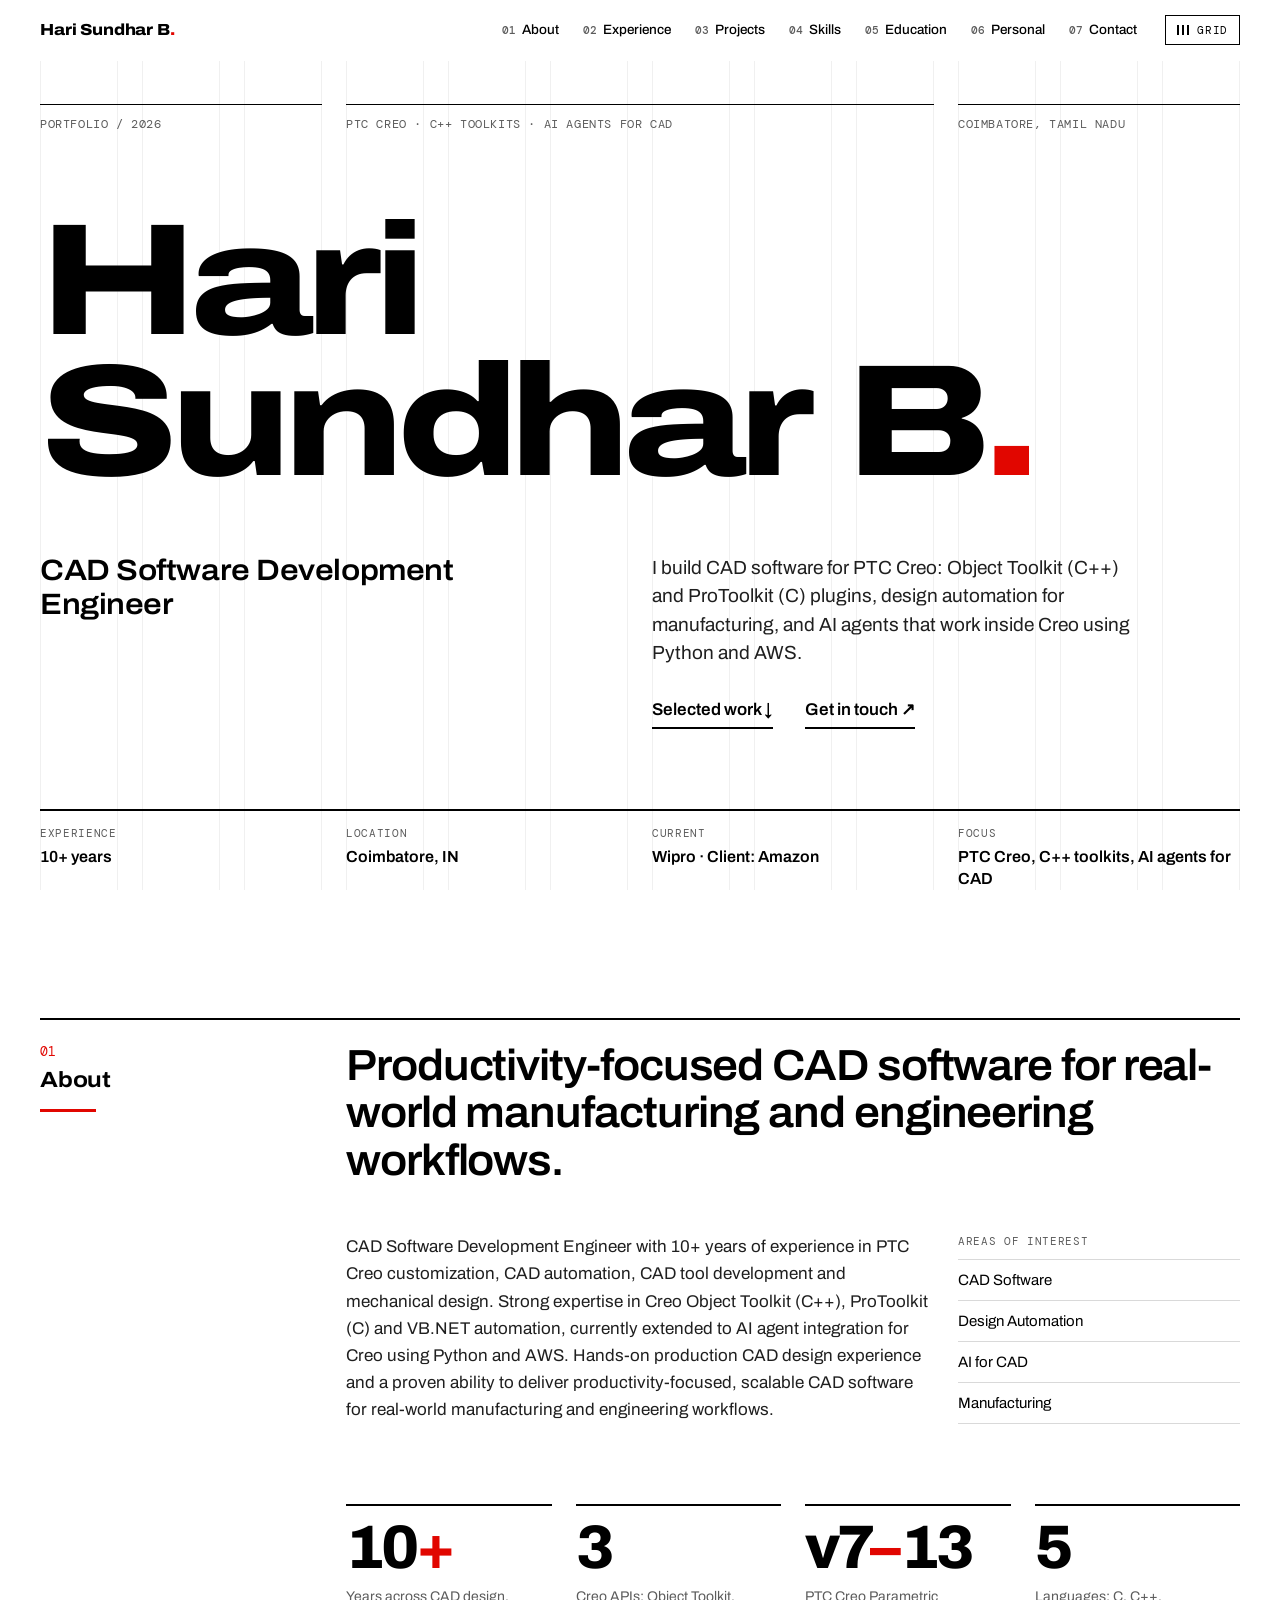
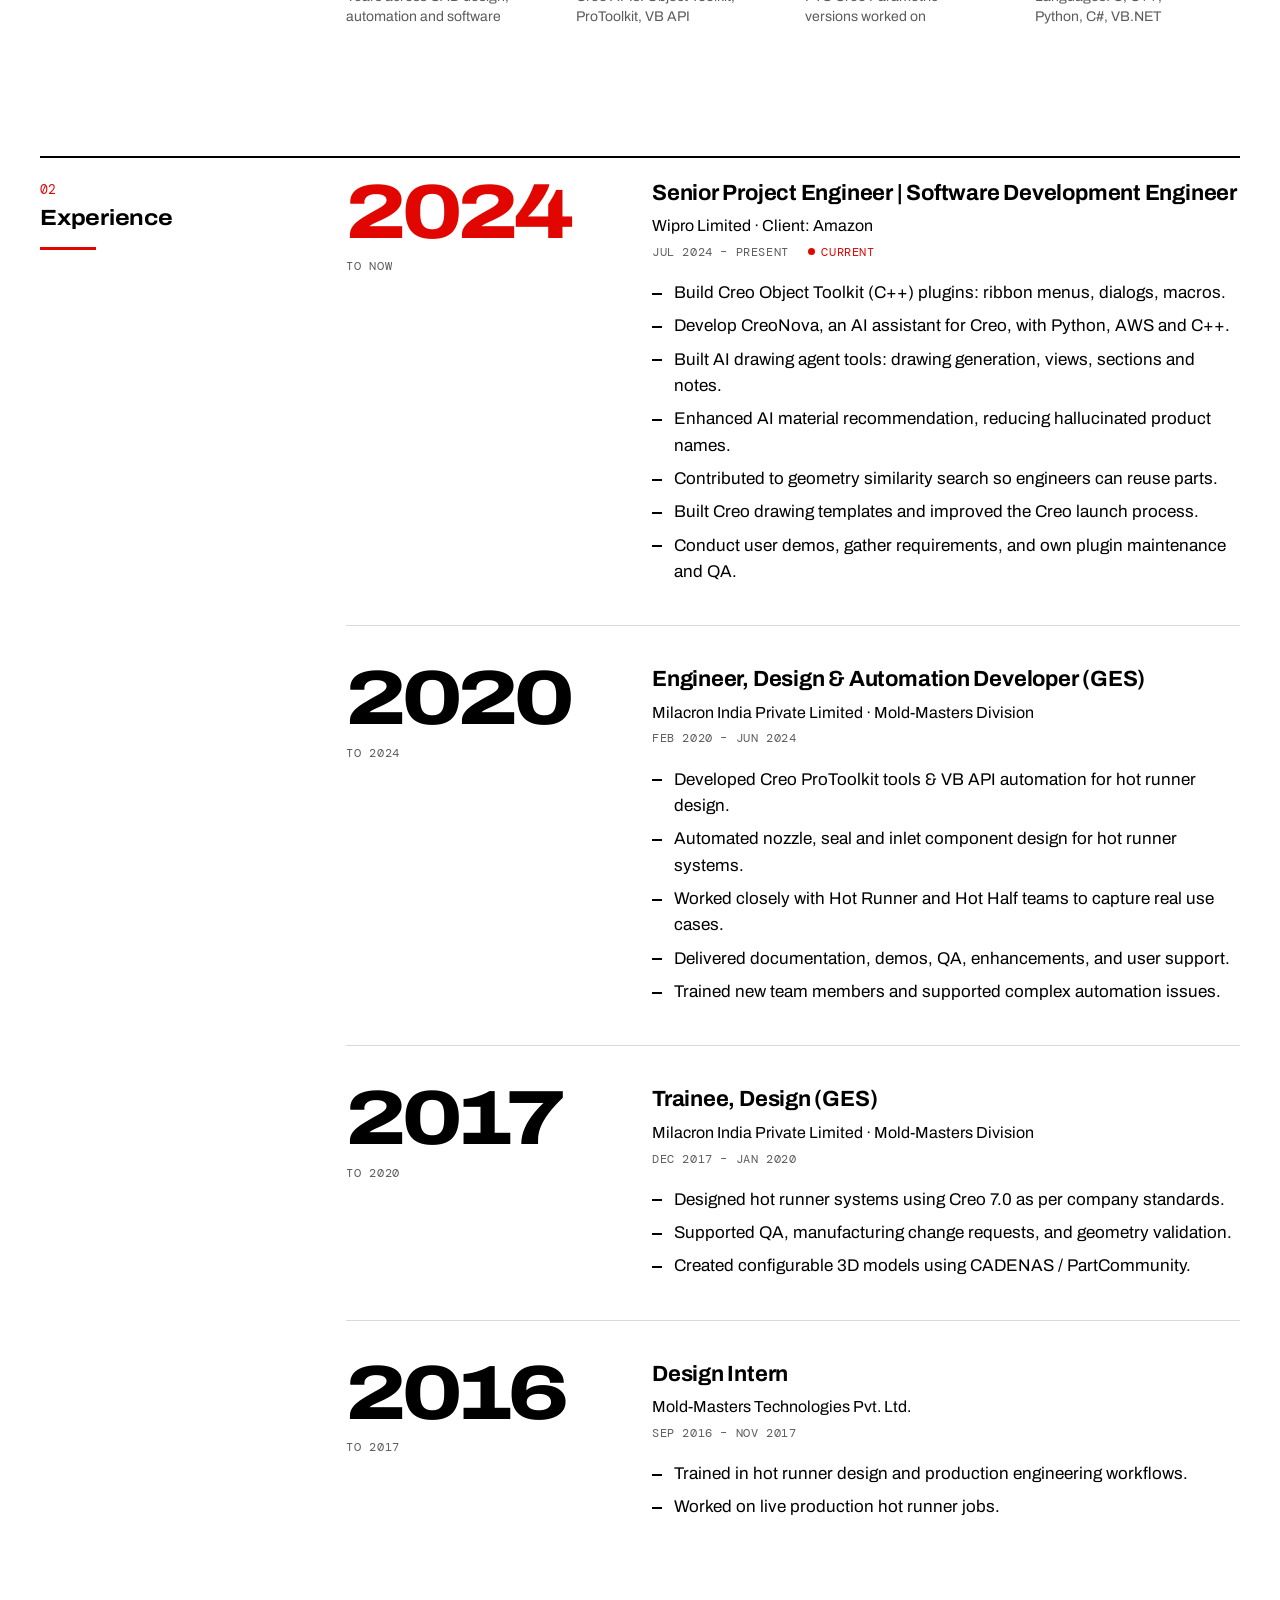
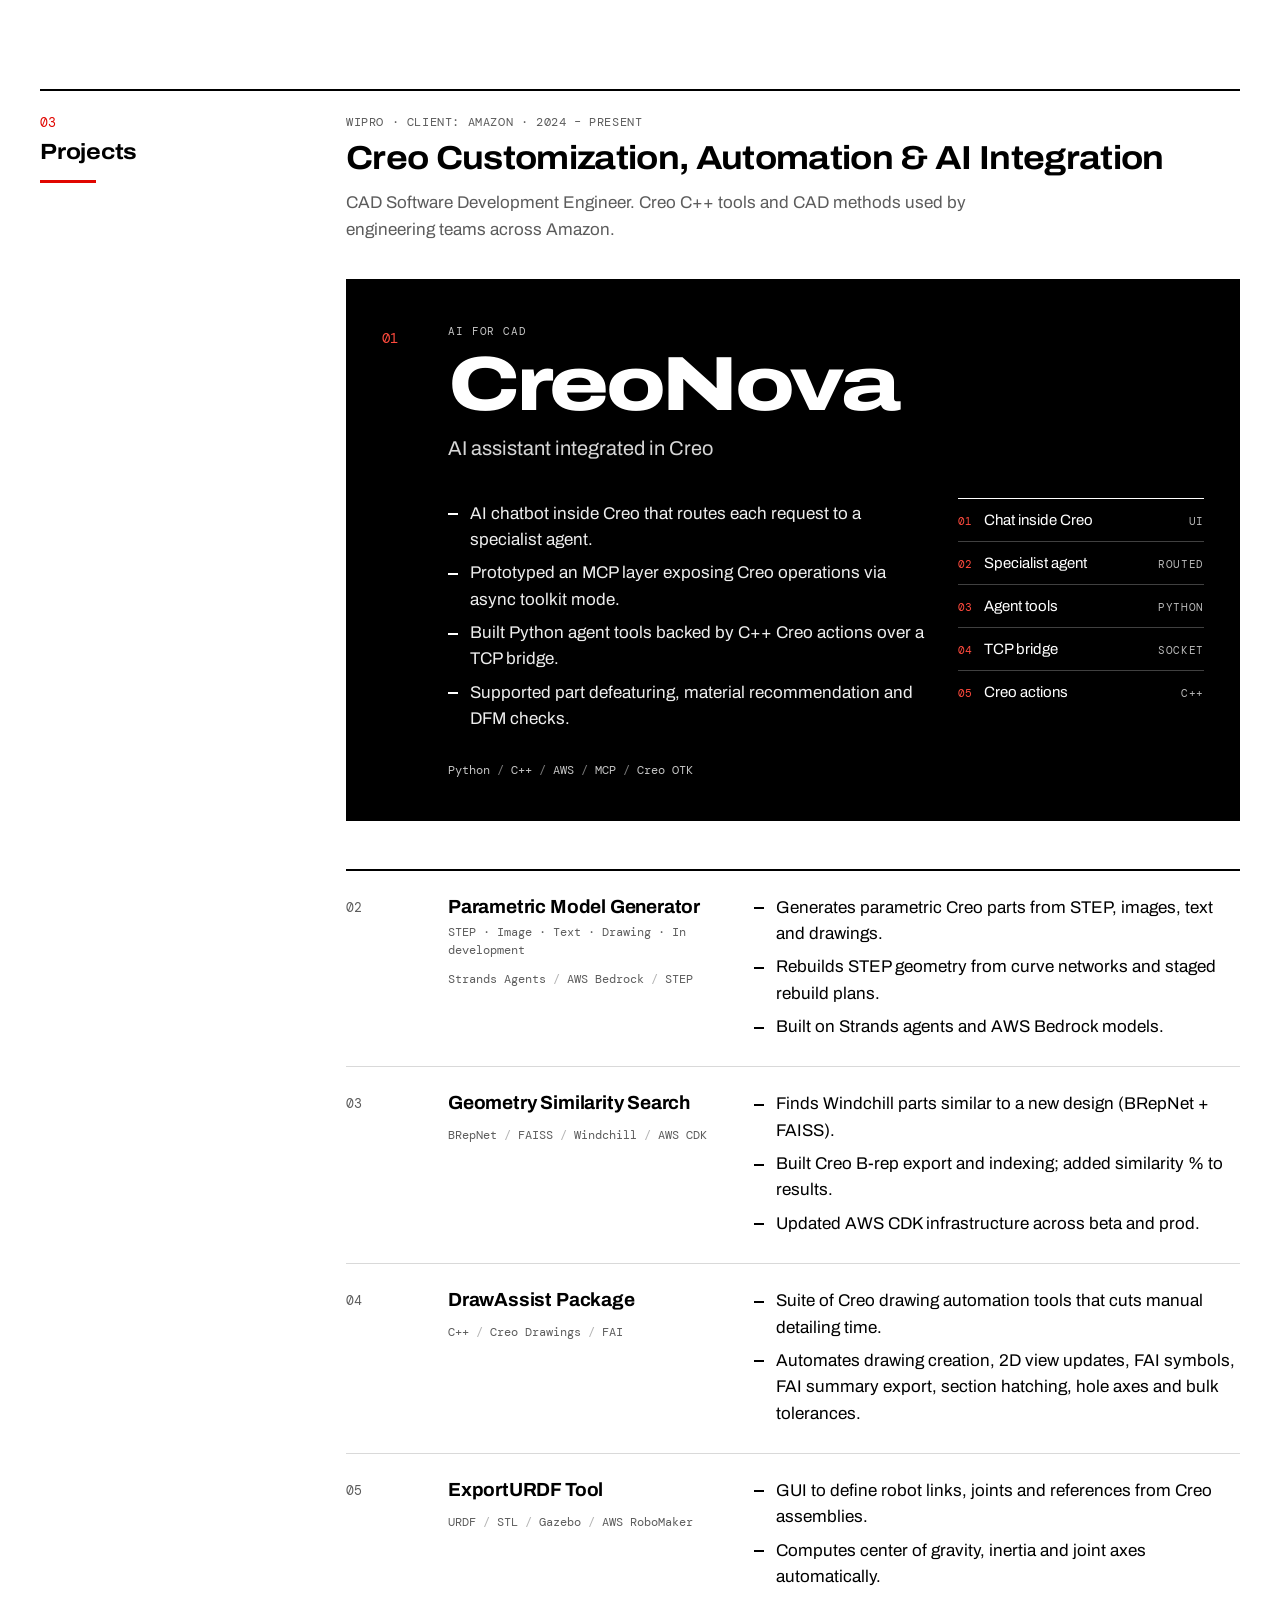
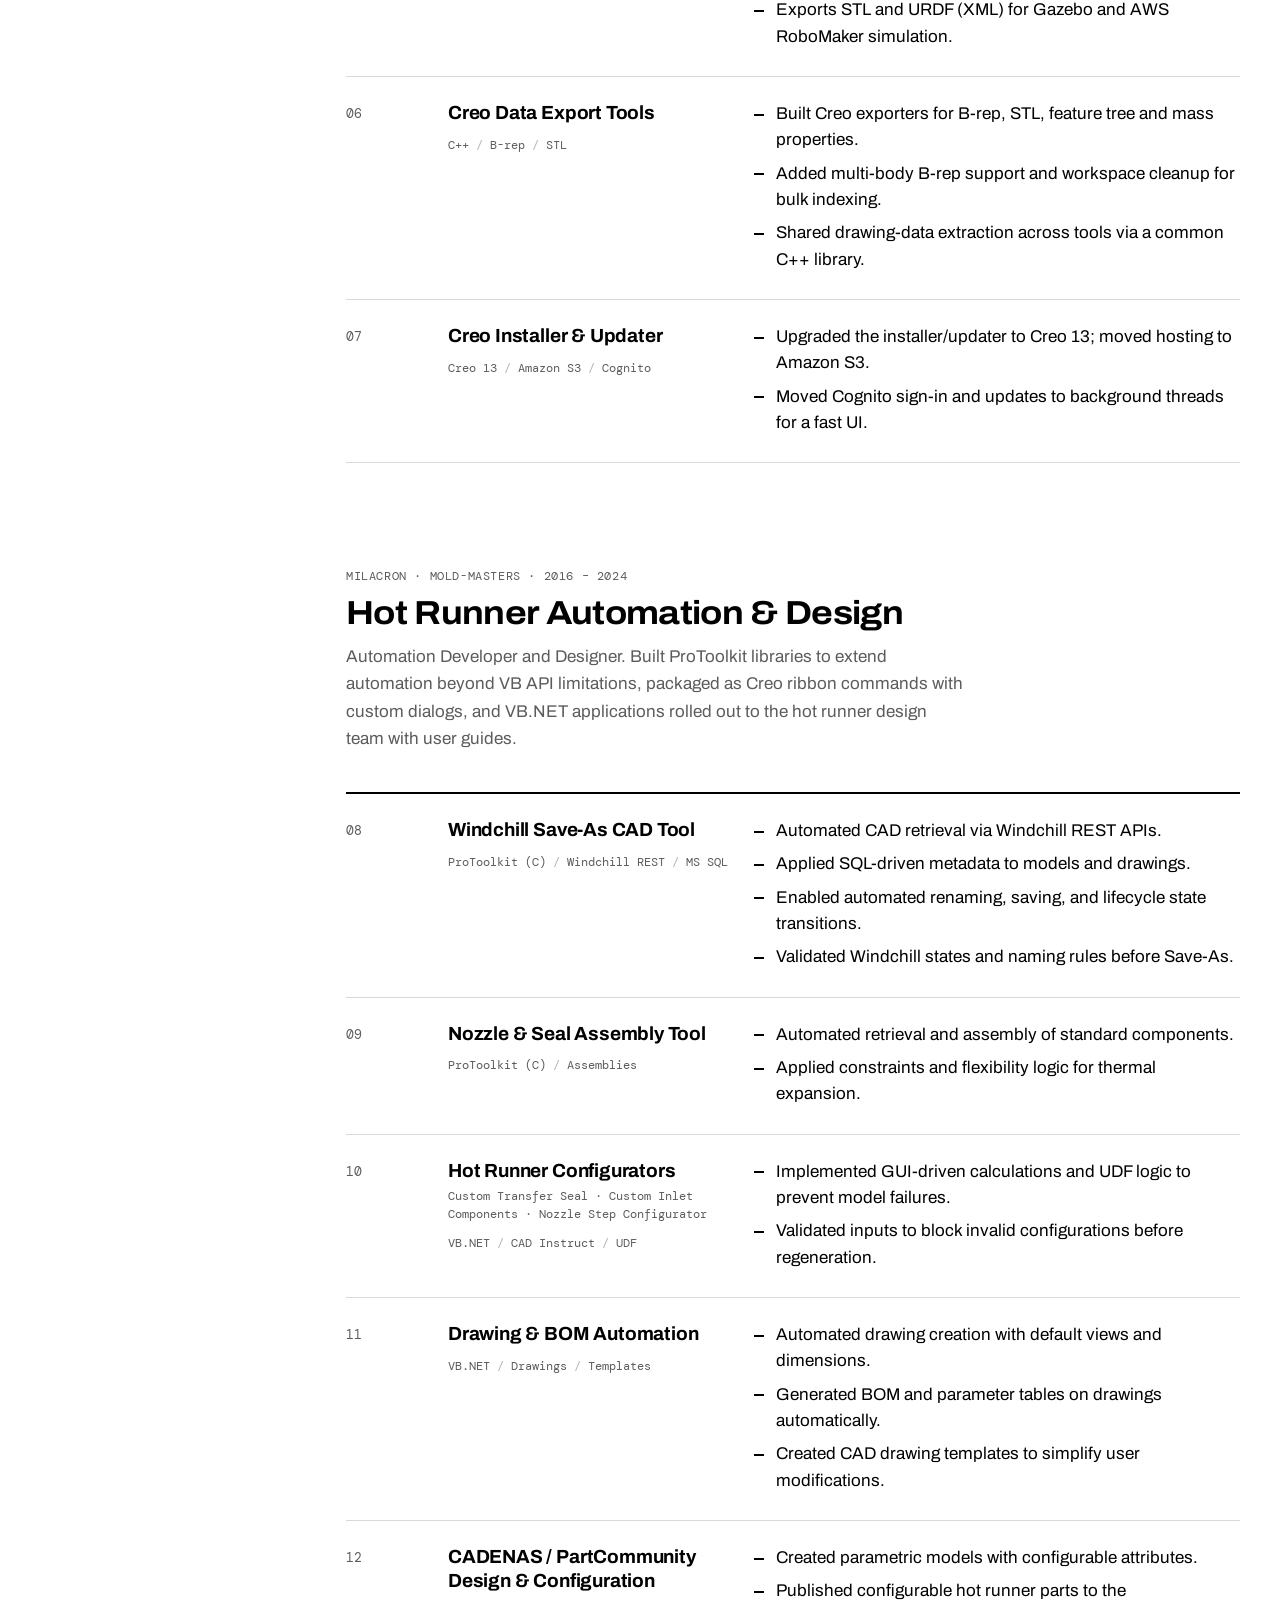
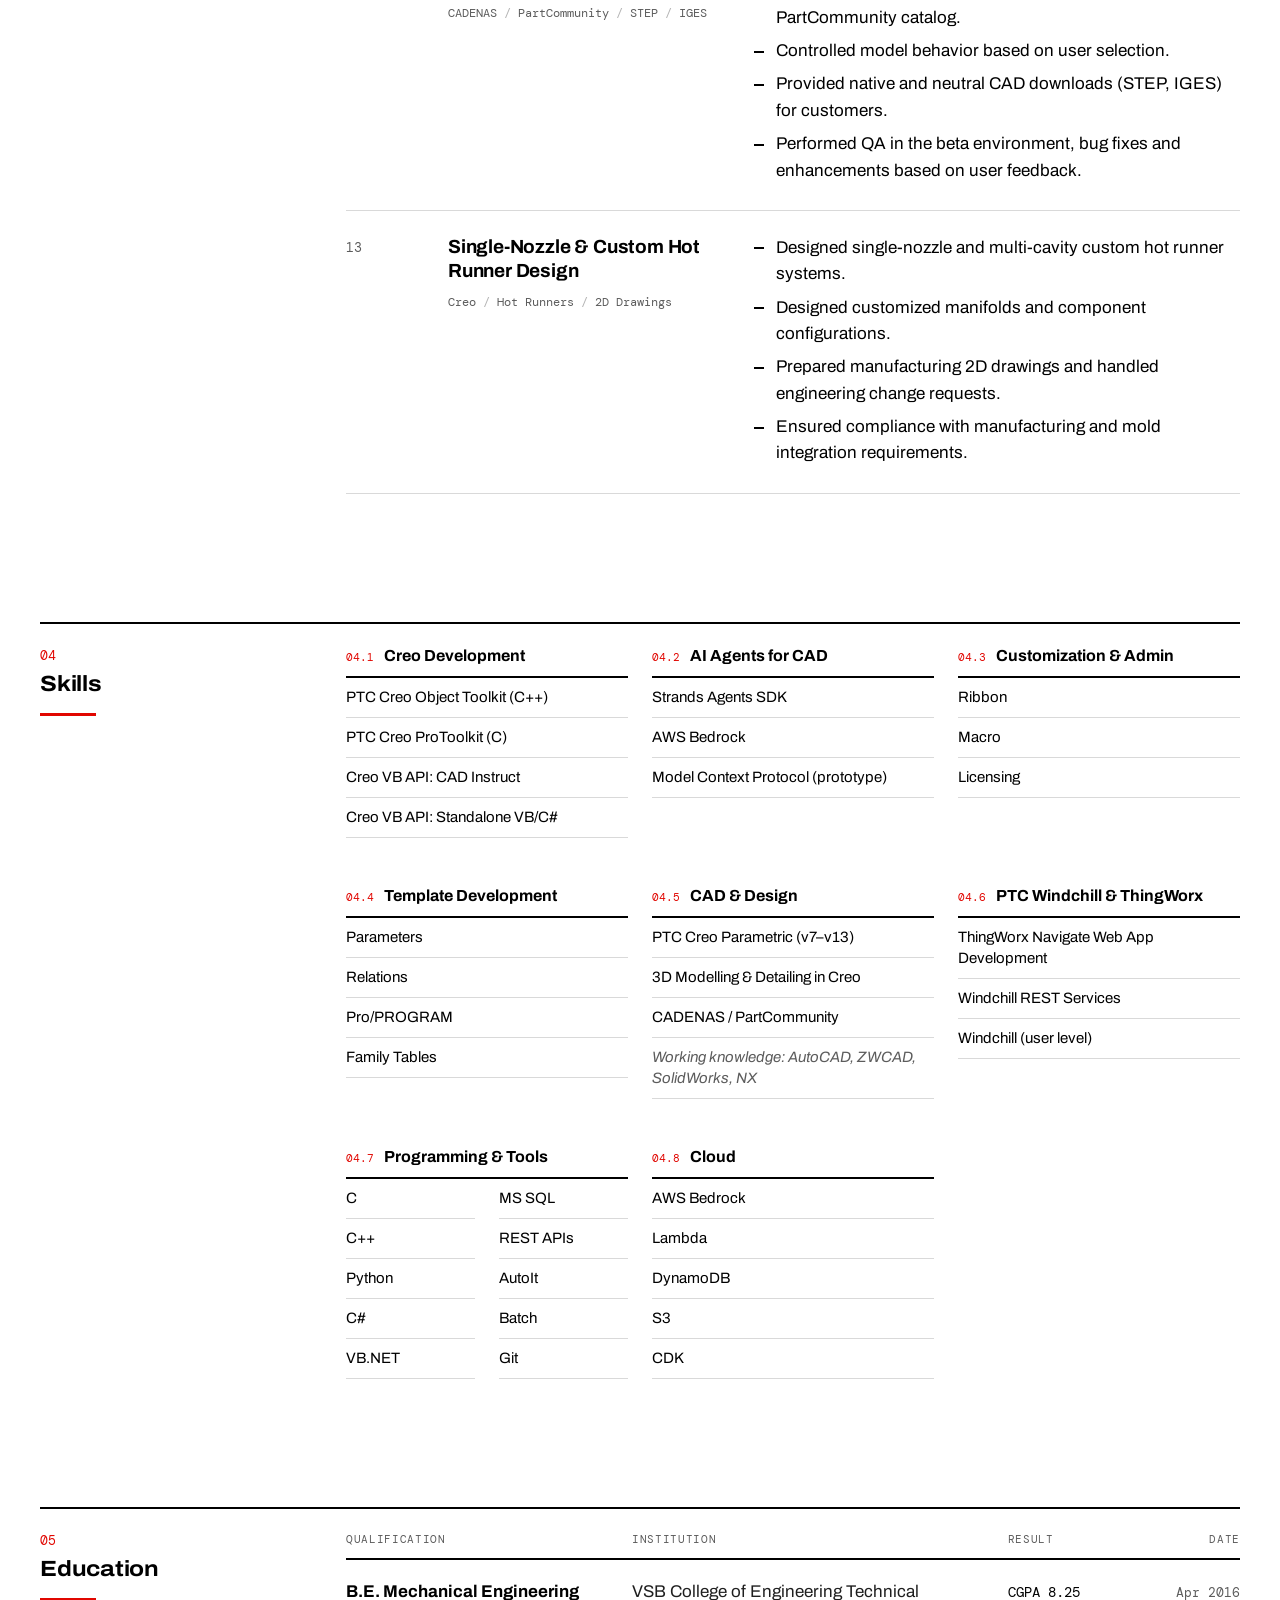
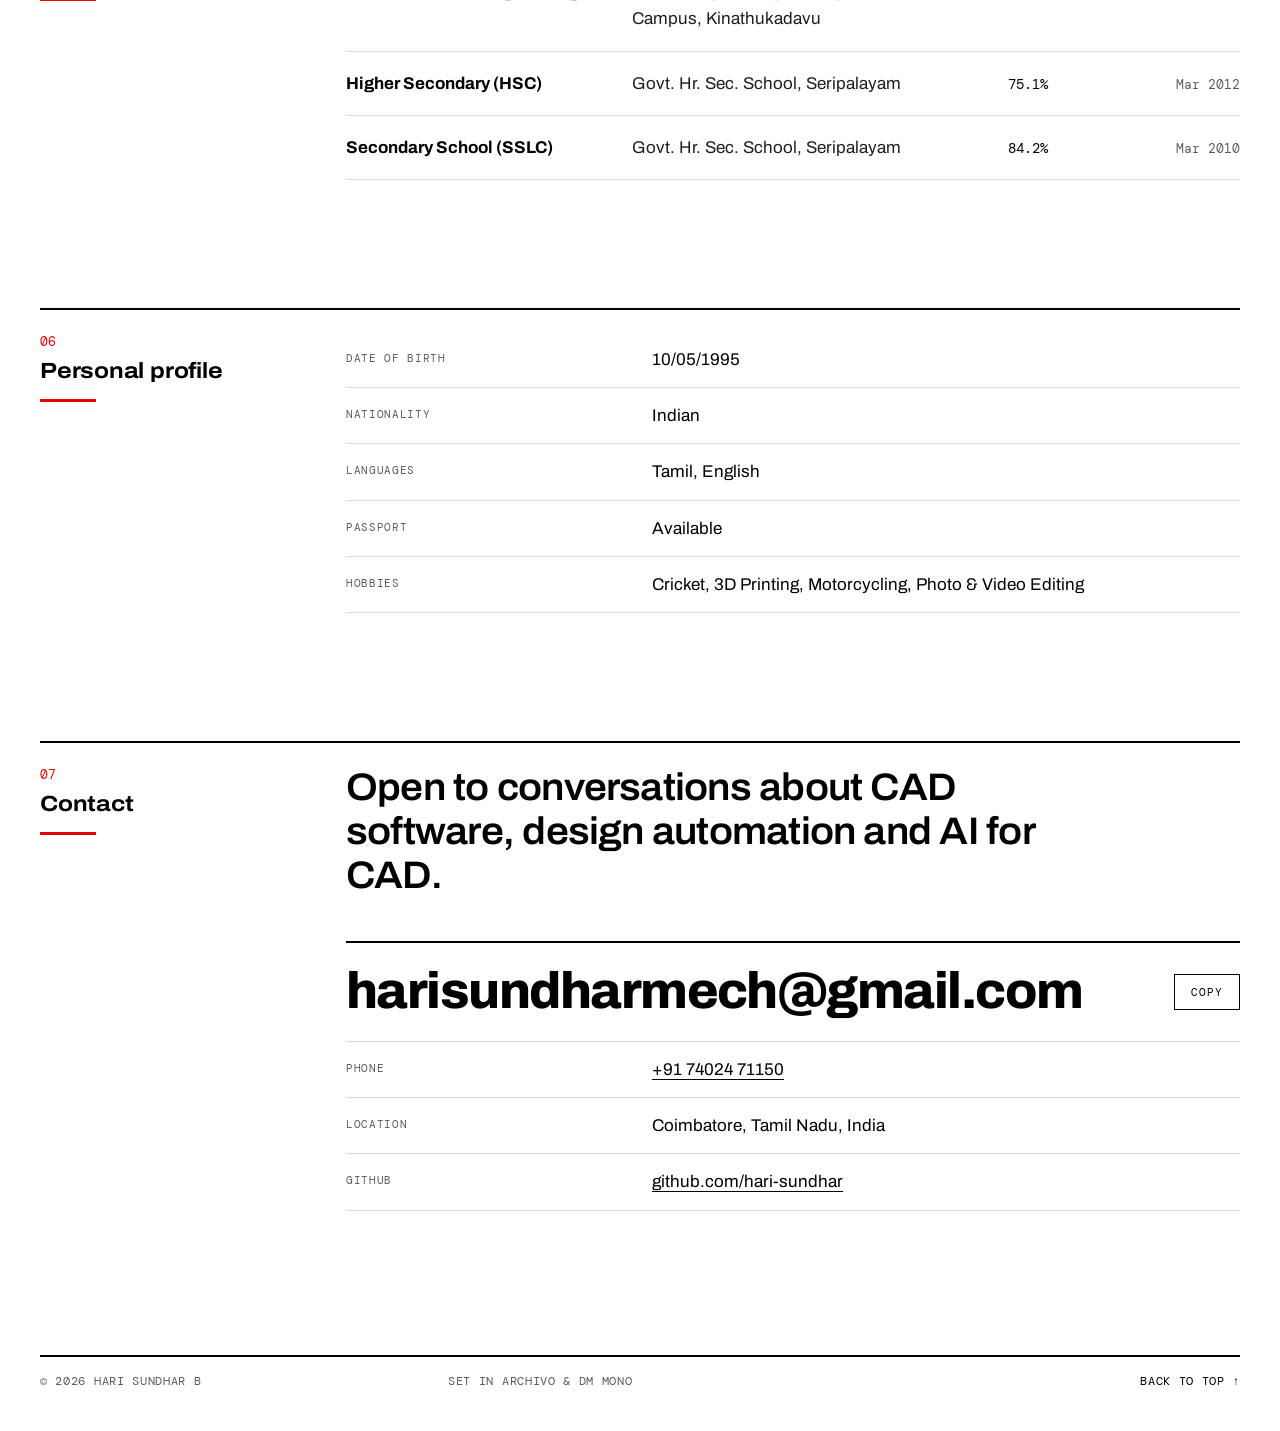
<file: v4.html>
<!DOCTYPE html>
<html lang="en">
<head>
  <meta charset="utf-8">
  <meta name="viewport" content="width=device-width, initial-scale=1">
  <meta name="layout-version" content="v4">
  <link rel="canonical" href="https://hari-sundhar.github.io/">
  <title>Hari Sundhar B | CAD Software Development Engineer</title>
  <meta name="description" content="CAD Software Development Engineer with 10+ years of experience in PTC Creo customization, CAD automation, CAD tool development and AI agent integration for Creo.">
  <meta name="author" content="Hari Sundhar B">
  <meta property="og:type" content="website">
  <meta property="og:title" content="Hari Sundhar B | CAD Software Development Engineer">
  <meta property="og:description" content="PTC Creo customization, CAD automation and AI agents for CAD. Creo Object Toolkit (C++), ProToolkit (C), VB.NET, Python and AWS.">
  <meta name="theme-color" content="#ffffff">
  <link rel="icon" href="assets/v4/favicon.svg" type="image/svg+xml">
  <link rel="preconnect" href="https://fonts.googleapis.com">
  <link rel="preconnect" href="https://fonts.gstatic.com" crossorigin>
  <link rel="stylesheet" href="https://fonts.googleapis.com/css2?family=Archivo:ital,wdth,wght@0,62..125,100..900;1,62..125,100..900&family=DM+Mono:wght@400;500&display=swap">
  <link rel="stylesheet" href="assets/v4/styles.css">
  <script>document.documentElement.classList.add("js");</script>
</head>
<body>
  <a class="skip-link" href="#main">Skip to content</a>

  <div class="guides-overlay" aria-hidden="true">
    <div class="grid"><span></span><span></span><span></span><span></span><span></span><span></span><span></span><span></span><span></span><span></span><span></span><span></span></div>
  </div>

  <header class="site-header">
    <div class="hdr">
      <a class="brand" href="#top">Hari Sundhar B<span class="brand-dot" aria-hidden="true">.</span></a>
      <nav id="site-nav" class="nav" aria-label="Sections">
        <ol>
          <li><a href="#about"><span>01</span>About</a></li>
          <li><a href="#experience"><span>02</span>Experience</a></li>
          <li><a href="#projects"><span>03</span>Projects</a></li>
          <li><a href="#skills"><span>04</span>Skills</a></li>
          <li><a href="#education"><span>05</span>Education</a></li>
          <li><a href="#personal"><span>06</span>Personal</a></li>
          <li><a href="#contact"><span>07</span>Contact</a></li>
        </ol>
      </nav>
      <button class="grid-toggle" type="button" aria-pressed="false" title="Show layout grid (G)">
        <span class="grid-icon" aria-hidden="true"></span>Grid
      </button>
      <button class="menu-btn" type="button" aria-expanded="false" aria-controls="site-nav">Menu</button>
    </div>
  </header>

  <main id="main">
    <!-- ================= HERO ================= -->
    <section id="top" class="hero" aria-label="Introduction">
      <div class="guides" aria-hidden="true">
        <div class="grid"><span></span><span></span><span></span><span></span><span></span><span></span><span></span><span></span><span></span><span></span><span></span><span></span></div>
      </div>

      <div class="grid hero-grid">
        <p class="hero-meta m1 fade" style="--d:.05s">Portfolio / 2026</p>
        <p class="hero-meta m2 fade" style="--d:.1s">PTC Creo · C++ toolkits · AI agents for CAD</p>
        <p class="hero-meta m3 fade" style="--d:.15s">Coimbatore, Tamil Nadu</p>

        <h1 class="name">
          <span class="ln"><span style="--d:.15s">Hari</span></span>
          <span class="ln"><span style="--d:.27s">Sundhar B<i>.</i></span></span>
        </h1>

        <p class="hero-role fade" style="--d:.5s">CAD Software Development Engineer</p>
        <p class="hero-lead fade" style="--d:.6s">
          I build CAD software for PTC Creo: Object Toolkit (C++) and ProToolkit (C) plugins,
          design automation for manufacturing, and AI agents that work inside Creo using Python and AWS.
        </p>
        <p class="hero-cta fade" style="--d:.7s">
          <a href="#projects">Selected work <span aria-hidden="true">↓</span></a>
          <a href="mailto:harisundharmech@gmail.com">Get in touch <span aria-hidden="true">↗</span></a>
        </p>

        <dl class="facts fade" style="--d:.8s">
          <div><dt>Experience</dt><dd>10+ years</dd></div>
          <div><dt>Location</dt><dd>Coimbatore, IN</dd></div>
          <div><dt>Current</dt><dd>Wipro · Client: Amazon</dd></div>
          <div><dt>Focus</dt><dd>PTC Creo, C++ toolkits, AI agents for CAD</dd></div>
        </dl>
      </div>
    </section>

    <!-- ================= 01 ABOUT ================= -->
    <section id="about" class="section" aria-labelledby="about-h">
      <div class="grid">
        <header class="sec-label reveal">
          <span class="sec-no">01</span>
          <h2 id="about-h">About</h2>
          <span class="sec-rule" aria-hidden="true"></span>
        </header>

        <div class="sec-body">
          <p class="statement reveal">
            Productivity-focused CAD software for real-world manufacturing and engineering workflows.
          </p>
          <p class="summary reveal">
            CAD Software Development Engineer with 10+ years of experience in PTC Creo customization,
            CAD automation, CAD tool development and mechanical design. Strong expertise in
            Creo Object Toolkit (C++), ProToolkit (C) and VB.NET automation, currently extended to
            AI agent integration for Creo using Python and AWS. Hands-on production CAD design experience
            and a proven ability to deliver productivity-focused, scalable CAD software for real-world
            manufacturing and engineering workflows.
          </p>
          <div class="interests reveal">
            <h3 class="mini">Areas of interest</h3>
            <ul>
              <li>CAD Software</li>
              <li>Design Automation</li>
              <li>AI for CAD</li>
              <li>Manufacturing</li>
            </ul>
          </div>

          <div class="stats">
            <div class="stat reveal">
              <p class="stat-num">10<em>+</em></p>
              <p class="stat-lbl">Years across CAD design, automation and software</p>
            </div>
            <div class="stat reveal">
              <p class="stat-num">3</p>
              <p class="stat-lbl">Creo APIs: Object Toolkit, ProToolkit, VB API</p>
            </div>
            <div class="stat reveal">
              <p class="stat-num">v7<em>–</em>13</p>
              <p class="stat-lbl">PTC Creo Parametric versions worked on</p>
            </div>
            <div class="stat reveal">
              <p class="stat-num">5</p>
              <p class="stat-lbl">Languages: C, C++, Python, C#, VB.NET</p>
            </div>
          </div>
        </div>
      </div>
    </section>

    <!-- ================= 02 EXPERIENCE ================= -->
    <section id="experience" class="section" aria-labelledby="experience-h">
      <div class="grid">
        <header class="sec-label reveal">
          <span class="sec-no">02</span>
          <h2 id="experience-h">Experience</h2>
          <span class="sec-rule" aria-hidden="true"></span>
        </header>

        <ol class="sec-body jobs">
          <li class="job reveal">
            <div class="job-year">
              <span class="yr">2024</span>
              <span class="yr-to">to Now</span>
            </div>
            <div class="job-main">
              <h3>Senior Project Engineer | Software Development Engineer</h3>
              <p class="job-co">Wipro Limited · Client: Amazon</p>
              <p class="job-period">Jul 2024 – Present <span class="cur">Current</span></p>
              <ul class="bul">
                <li>Build Creo Object Toolkit (C++) plugins: ribbon menus, dialogs, macros.</li>
                <li>Develop CreoNova, an AI assistant for Creo, with Python, AWS and C++.</li>
                <li>Built AI drawing agent tools: drawing generation, views, sections and notes.</li>
                <li>Enhanced AI material recommendation, reducing hallucinated product names.</li>
                <li>Contributed to geometry similarity search so engineers can reuse parts.</li>
                <li>Built Creo drawing templates and improved the Creo launch process.</li>
                <li>Conduct user demos, gather requirements, and own plugin maintenance and QA.</li>
              </ul>
            </div>
          </li>
          <li class="job reveal">
            <div class="job-year">
              <span class="yr">2020</span>
              <span class="yr-to">to 2024</span>
            </div>
            <div class="job-main">
              <h3>Engineer, Design &amp; Automation Developer (GES)</h3>
              <p class="job-co">Milacron India Private Limited · Mold-Masters Division</p>
              <p class="job-period">Feb 2020 – Jun 2024</p>
              <ul class="bul">
                <li>Developed Creo ProToolkit tools &amp; VB API automation for hot runner design.</li>
                <li>Automated nozzle, seal and inlet component design for hot runner systems.</li>
                <li>Worked closely with Hot Runner and Hot Half teams to capture real use cases.</li>
                <li>Delivered documentation, demos, QA, enhancements, and user support.</li>
                <li>Trained new team members and supported complex automation issues.</li>
              </ul>
            </div>
          </li>
          <li class="job reveal">
            <div class="job-year">
              <span class="yr">2017</span>
              <span class="yr-to">to 2020</span>
            </div>
            <div class="job-main">
              <h3>Trainee, Design (GES)</h3>
              <p class="job-co">Milacron India Private Limited · Mold-Masters Division</p>
              <p class="job-period">Dec 2017 – Jan 2020</p>
              <ul class="bul">
                <li>Designed hot runner systems using Creo 7.0 as per company standards.</li>
                <li>Supported QA, manufacturing change requests, and geometry validation.</li>
                <li>Created configurable 3D models using CADENAS / PartCommunity.</li>
              </ul>
            </div>
          </li>
          <li class="job reveal">
            <div class="job-year">
              <span class="yr">2016</span>
              <span class="yr-to">to 2017</span>
            </div>
            <div class="job-main">
              <h3>Design Intern</h3>
              <p class="job-co">Mold-Masters Technologies Pvt. Ltd.</p>
              <p class="job-period">Sep 2016 – Nov 2017</p>
              <ul class="bul">
                <li>Trained in hot runner design and production engineering workflows.</li>
                <li>Worked on live production hot runner jobs.</li>
              </ul>
            </div>
          </li>
        </ol>
      </div>
    </section>

    <!-- ================= 03 PROJECTS ================= -->
    <section id="projects" class="section" aria-labelledby="projects-h">
      <div class="grid">
        <header class="sec-label reveal">
          <span class="sec-no">03</span>
          <h2 id="projects-h">Projects</h2>
          <span class="sec-rule" aria-hidden="true"></span>
        </header>

        <div class="sec-body">
          <div class="pgroup reveal">
            <p class="pg-meta">Wipro · Client: Amazon · 2024 – Present</p>
            <h3>Creo Customization, Automation &amp; AI Integration</h3>
            <p class="pg-desc">CAD Software Development Engineer. Creo C++ tools and CAD methods used by engineering teams across Amazon.</p>
          </div>

          <article class="feature reveal">
            <p class="f-no">01</p>
            <div class="f-head">
              <p class="f-kicker">AI for CAD</p>
              <h4>CreoNova</h4>
              <p class="f-sub">AI assistant integrated in Creo</p>
            </div>
            <ul class="bul f-bul">
              <li>AI chatbot inside Creo that routes each request to a specialist agent.</li>
              <li>Prototyped an MCP layer exposing Creo operations via async toolkit mode.</li>
              <li>Built Python agent tools backed by C++ Creo actions over a TCP bridge.</li>
              <li>Supported part defeaturing, material recommendation and DFM checks.</li>
            </ul>
            <ol class="f-flow" aria-label="Request flow">
              <li><span>Chat inside Creo</span><small>UI</small></li>
              <li><span>Specialist agent</span><small>Routed</small></li>
              <li><span>Agent tools</span><small>Python</small></li>
              <li><span>TCP bridge</span><small>Socket</small></li>
              <li><span>Creo actions</span><small>C++</small></li>
            </ol>
            <ul class="tags f-tags"><li>Python</li><li>C++</li><li>AWS</li><li>MCP</li><li>Creo OTK</li></ul>
          </article>

          <div class="plist">
            <article class="prow reveal">
              <p class="p-no">02</p>
              <div class="p-head">
                <h4>Parametric Model Generator</h4>
                <p class="p-meta">STEP · Image · Text · Drawing · In development</p>
                <ul class="tags"><li>Strands Agents</li><li>AWS Bedrock</li><li>STEP</li></ul>
              </div>
              <ul class="bul p-bul">
                <li>Generates parametric Creo parts from STEP, images, text and drawings.</li>
                <li>Rebuilds STEP geometry from curve networks and staged rebuild plans.</li>
                <li>Built on Strands agents and AWS Bedrock models.</li>
              </ul>
            </article>
            <article class="prow reveal">
              <p class="p-no">03</p>
              <div class="p-head">
                <h4>Geometry Similarity Search</h4>
                <ul class="tags"><li>BRepNet</li><li>FAISS</li><li>Windchill</li><li>AWS CDK</li></ul>
              </div>
              <ul class="bul p-bul">
                <li>Finds Windchill parts similar to a new design (BRepNet + FAISS).</li>
                <li>Built Creo B-rep export and indexing; added similarity % to results.</li>
                <li>Updated AWS CDK infrastructure across beta and prod.</li>
              </ul>
            </article>
            <article class="prow reveal">
              <p class="p-no">04</p>
              <div class="p-head">
                <h4>DrawAssist Package</h4>
                <ul class="tags"><li>C++</li><li>Creo Drawings</li><li>FAI</li></ul>
              </div>
              <ul class="bul p-bul">
                <li>Suite of Creo drawing automation tools that cuts manual detailing time.</li>
                <li>Automates drawing creation, 2D view updates, FAI symbols, FAI summary export, section hatching, hole axes and bulk tolerances.</li>
              </ul>
            </article>
            <article class="prow reveal">
              <p class="p-no">05</p>
              <div class="p-head">
                <h4>ExportURDF Tool</h4>
                <ul class="tags"><li>URDF</li><li>STL</li><li>Gazebo</li><li>AWS RoboMaker</li></ul>
              </div>
              <ul class="bul p-bul">
                <li>GUI to define robot links, joints and references from Creo assemblies.</li>
                <li>Computes center of gravity, inertia and joint axes automatically.</li>
                <li>Exports STL and URDF (XML) for Gazebo and AWS RoboMaker simulation.</li>
              </ul>
            </article>
            <article class="prow reveal">
              <p class="p-no">06</p>
              <div class="p-head">
                <h4>Creo Data Export Tools</h4>
                <ul class="tags"><li>C++</li><li>B-rep</li><li>STL</li></ul>
              </div>
              <ul class="bul p-bul">
                <li>Built Creo exporters for B-rep, STL, feature tree and mass properties.</li>
                <li>Added multi-body B-rep support and workspace cleanup for bulk indexing.</li>
                <li>Shared drawing-data extraction across tools via a common C++ library.</li>
              </ul>
            </article>
            <article class="prow reveal">
              <p class="p-no">07</p>
              <div class="p-head">
                <h4>Creo Installer &amp; Updater</h4>
                <ul class="tags"><li>Creo 13</li><li>Amazon S3</li><li>Cognito</li></ul>
              </div>
              <ul class="bul p-bul">
                <li>Upgraded the installer/updater to Creo 13; moved hosting to Amazon S3.</li>
                <li>Moved Cognito sign-in and updates to background threads for a fast UI.</li>
              </ul>
            </article>
          </div>

          <div class="pgroup reveal">
            <p class="pg-meta">Milacron · Mold-Masters · 2016 – 2024</p>
            <h3>Hot Runner Automation &amp; Design</h3>
            <p class="pg-desc">Automation Developer and Designer. Built ProToolkit libraries to extend automation beyond VB API limitations, packaged as Creo ribbon commands with custom dialogs, and VB.NET applications rolled out to the hot runner design team with user guides.</p>
          </div>

          <div class="plist">
            <article class="prow reveal">
              <p class="p-no">08</p>
              <div class="p-head">
                <h4>Windchill Save-As CAD Tool</h4>
                <ul class="tags"><li>ProToolkit (C)</li><li>Windchill REST</li><li>MS SQL</li></ul>
              </div>
              <ul class="bul p-bul">
                <li>Automated CAD retrieval via Windchill REST APIs.</li>
                <li>Applied SQL-driven metadata to models and drawings.</li>
                <li>Enabled automated renaming, saving, and lifecycle state transitions.</li>
                <li>Validated Windchill states and naming rules before Save-As.</li>
              </ul>
            </article>
            <article class="prow reveal">
              <p class="p-no">09</p>
              <div class="p-head">
                <h4>Nozzle &amp; Seal Assembly Tool</h4>
                <ul class="tags"><li>ProToolkit (C)</li><li>Assemblies</li></ul>
              </div>
              <ul class="bul p-bul">
                <li>Automated retrieval and assembly of standard components.</li>
                <li>Applied constraints and flexibility logic for thermal expansion.</li>
              </ul>
            </article>
            <article class="prow reveal">
              <p class="p-no">10</p>
              <div class="p-head">
                <h4>Hot Runner Configurators</h4>
                <p class="p-meta">Custom Transfer Seal · Custom Inlet Components · Nozzle Step Configurator</p>
                <ul class="tags"><li>VB.NET</li><li>CAD Instruct</li><li>UDF</li></ul>
              </div>
              <ul class="bul p-bul">
                <li>Implemented GUI-driven calculations and UDF logic to prevent model failures.</li>
                <li>Validated inputs to block invalid configurations before regeneration.</li>
              </ul>
            </article>
            <article class="prow reveal">
              <p class="p-no">11</p>
              <div class="p-head">
                <h4>Drawing &amp; BOM Automation</h4>
                <ul class="tags"><li>VB.NET</li><li>Drawings</li><li>Templates</li></ul>
              </div>
              <ul class="bul p-bul">
                <li>Automated drawing creation with default views and dimensions.</li>
                <li>Generated BOM and parameter tables on drawings automatically.</li>
                <li>Created CAD drawing templates to simplify user modifications.</li>
              </ul>
            </article>
            <article class="prow reveal">
              <p class="p-no">12</p>
              <div class="p-head">
                <h4>CADENAS / PartCommunity Design &amp; Configuration</h4>
                <ul class="tags"><li>CADENAS</li><li>PartCommunity</li><li>STEP</li><li>IGES</li></ul>
              </div>
              <ul class="bul p-bul">
                <li>Created parametric models with configurable attributes.</li>
                <li>Published configurable hot runner parts to the PartCommunity catalog.</li>
                <li>Controlled model behavior based on user selection.</li>
                <li>Provided native and neutral CAD downloads (STEP, IGES) for customers.</li>
                <li>Performed QA in the beta environment, bug fixes and enhancements based on user feedback.</li>
              </ul>
            </article>
            <article class="prow reveal">
              <p class="p-no">13</p>
              <div class="p-head">
                <h4>Single-Nozzle &amp; Custom Hot Runner Design</h4>
                <ul class="tags"><li>Creo</li><li>Hot Runners</li><li>2D Drawings</li></ul>
              </div>
              <ul class="bul p-bul">
                <li>Designed single-nozzle and multi-cavity custom hot runner systems.</li>
                <li>Designed customized manifolds and component configurations.</li>
                <li>Prepared manufacturing 2D drawings and handled engineering change requests.</li>
                <li>Ensured compliance with manufacturing and mold integration requirements.</li>
              </ul>
            </article>
          </div>
        </div>
      </div>
    </section>

    <!-- ================= 04 SKILLS ================= -->
    <section id="skills" class="section" aria-labelledby="skills-h">
      <div class="grid">
        <header class="sec-label reveal">
          <span class="sec-no">04</span>
          <h2 id="skills-h">Skills</h2>
          <span class="sec-rule" aria-hidden="true"></span>
        </header>

        <div class="sec-body skills">
          <div class="sk reveal">
            <h3><span>04.1</span>Creo Development</h3>
            <ul>
              <li>PTC Creo Object Toolkit (C++)</li>
              <li>PTC Creo ProToolkit (C)</li>
              <li>Creo VB API: CAD Instruct</li>
              <li>Creo VB API: Standalone VB/C#</li>
            </ul>
          </div>
          <div class="sk reveal">
            <h3><span>04.2</span>AI Agents for CAD</h3>
            <ul>
              <li>Strands Agents SDK</li>
              <li>AWS Bedrock</li>
              <li>Model Context Protocol (prototype)</li>
            </ul>
          </div>
          <div class="sk reveal">
            <h3><span>04.3</span>Customization &amp; Admin</h3>
            <ul>
              <li>Ribbon</li>
              <li>Macro</li>
              <li>Licensing</li>
            </ul>
          </div>
          <div class="sk reveal">
            <h3><span>04.4</span>Template Development</h3>
            <ul>
              <li>Parameters</li>
              <li>Relations</li>
              <li>Pro/PROGRAM</li>
              <li>Family Tables</li>
            </ul>
          </div>
          <div class="sk reveal">
            <h3><span>04.5</span>CAD &amp; Design</h3>
            <ul>
              <li>PTC Creo Parametric (v7–v13)</li>
              <li>3D Modelling &amp; Detailing in Creo</li>
              <li>CADENAS / PartCommunity</li>
              <li class="wk">Working knowledge: AutoCAD, ZWCAD, SolidWorks, NX</li>
            </ul>
          </div>
          <div class="sk reveal">
            <h3><span>04.6</span>PTC Windchill &amp; ThingWorx</h3>
            <ul>
              <li>ThingWorx Navigate Web App Development</li>
              <li>Windchill REST Services</li>
              <li>Windchill (user level)</li>
            </ul>
          </div>
          <div class="sk reveal">
            <h3><span>04.7</span>Programming &amp; Tools</h3>
            <ul class="cols-2">
              <li>C</li>
              <li>C++</li>
              <li>Python</li>
              <li>C#</li>
              <li>VB.NET</li>
              <li>MS SQL</li>
              <li>REST APIs</li>
              <li>AutoIt</li>
              <li>Batch</li>
              <li>Git</li>
            </ul>
          </div>
          <div class="sk reveal">
            <h3><span>04.8</span>Cloud</h3>
            <ul>
              <li>AWS Bedrock</li>
              <li>Lambda</li>
              <li>DynamoDB</li>
              <li>S3</li>
              <li>CDK</li>
            </ul>
          </div>
        </div>
      </div>
    </section>

    <!-- ================= 05 EDUCATION ================= -->
    <section id="education" class="section" aria-labelledby="education-h">
      <div class="grid">
        <header class="sec-label reveal">
          <span class="sec-no">05</span>
          <h2 id="education-h">Education</h2>
          <span class="sec-rule" aria-hidden="true"></span>
        </header>

        <div class="sec-body">
          <table class="edu reveal">
            <thead>
              <tr><th scope="col">Qualification</th><th scope="col">Institution</th><th scope="col">Result</th><th scope="col">Date</th></tr>
            </thead>
            <tbody>
              <tr>
                <th scope="row">B.E. Mechanical Engineering</th>
                <td>VSB College of Engineering Technical Campus, Kinathukadavu</td>
                <td class="num">CGPA 8.25</td>
                <td class="date">Apr 2016</td>
              </tr>
              <tr>
                <th scope="row">Higher Secondary (HSC)</th>
                <td>Govt. Hr. Sec. School, Seripalayam</td>
                <td class="num">75.1%</td>
                <td class="date">Mar 2012</td>
              </tr>
              <tr>
                <th scope="row">Secondary School (SSLC)</th>
                <td>Govt. Hr. Sec. School, Seripalayam</td>
                <td class="num">84.2%</td>
                <td class="date">Mar 2010</td>
              </tr>
            </tbody>
          </table>
        </div>
      </div>
    </section>

    <!-- ================= 06 PERSONAL ================= -->
    <section id="personal" class="section" aria-labelledby="personal-h">
      <div class="grid">
        <header class="sec-label reveal">
          <span class="sec-no">06</span>
          <h2 id="personal-h">Personal profile</h2>
          <span class="sec-rule" aria-hidden="true"></span>
        </header>

        <dl class="sec-body pp reveal">
          <div><dt>Date of birth</dt><dd>10/05/1995</dd></div>
          <div><dt>Nationality</dt><dd>Indian</dd></div>
          <div><dt>Languages</dt><dd>Tamil, English</dd></div>
          <div><dt>Passport</dt><dd>Available</dd></div>
          <div><dt>Hobbies</dt><dd>Cricket, 3D Printing, Motorcycling, Photo &amp; Video Editing</dd></div>
        </dl>
      </div>
    </section>

    <!-- ================= 07 CONTACT ================= -->
    <section id="contact" class="section" aria-labelledby="contact-h">
      <div class="grid">
        <header class="sec-label reveal">
          <span class="sec-no">07</span>
          <h2 id="contact-h">Contact</h2>
          <span class="sec-rule" aria-hidden="true"></span>
        </header>

        <div class="sec-body">
          <p class="contact-lead reveal">Open to conversations about CAD software, design automation and AI for CAD.</p>
          <p class="email-line reveal">
            <a class="email" href="mailto:harisundharmech@gmail.com">harisundharmech@gmail.com</a>
            <button class="copy" type="button" data-copy="harisundharmech@gmail.com">Copy</button>
          </p>
          <dl class="contact-list reveal">
            <div><dt>Phone</dt><dd><a href="tel:+917402471150">+91 74024 71150</a></dd></div>
            <div><dt>Location</dt><dd>Coimbatore, Tamil Nadu, India</dd></div>
            <div><dt>GitHub</dt><dd><a href="https://github.com/hari-sundhar" target="_blank" rel="noopener">github.com/hari-sundhar</a></dd></div>
          </dl>
        </div>
      </div>
    </section>
  </main>

  <footer class="footer">
    <div class="grid">
      <p class="f1">&copy; <span id="year">2026</span> Hari Sundhar B</p>
      <p class="f2">Set in Archivo &amp; DM Mono</p>
      <p class="f3"><a href="#top">Back to top <span aria-hidden="true">↑</span></a></p>
    </div>
  </footer>

  <script src="assets/v4/script.js"></script>
  <script src="assets/switcher.js" defer></script>
</body>
</html>
</file>
<file: assets/v1/styles.css>
/* =========================================================
   Hari Sundhar B · Portfolio
   Theme: engineering drawing sheet (Vellum / Blueprint)
   ========================================================= */

:root {
  --paper: #f3f0e8;
  --paper-2: #ebe6da;
  --card: #faf8f3;
  --ink: #131b26;
  --ink-2: #374250;
  --muted: #5f6774;
  --rule: #ddd6c8;
  --rule-strong: #bdb4a2;
  --grid: rgba(31, 78, 140, 0.035);
  --grid-strong: rgba(31, 78, 140, 0.07);
  --accent: #e0531f;
  --accent-ink: #b5400f;
  --accent-soft: rgba(224, 83, 31, 0.1);
  --draw: #1f4e8c;
  --draw-soft: rgba(31, 78, 140, 0.08);
  --on-accent: #ffffff;
  --noise: 0.05;

  --font-display: "Instrument Serif", "Iowan Old Style", "Palatino Linotype", Georgia, serif;
  --font-body: "Hanken Grotesk", "Segoe UI", system-ui, sans-serif;
  --font-mono: "JetBrains Mono", "Cascadia Mono", Consolas, monospace;

  --wrap: 1180px;
  --header-h: 64px;
  --ease: cubic-bezier(0.2, 0.7, 0.2, 1);
}

[data-theme="dark"] {
  --paper: #0b1a2e;
  --paper-2: #0e2038;
  --card: #0f2440;
  --ink: #e9eff7;
  --ink-2: #c3cfdd;
  --muted: #8ba0b9;
  --rule: #1c3555;
  --rule-strong: #2c5080;
  --grid: rgba(124, 196, 255, 0.035);
  --grid-strong: rgba(124, 196, 255, 0.07);
  --accent: #ff8a4c;
  --accent-ink: #ffa070;
  --accent-soft: rgba(255, 138, 76, 0.12);
  --draw: #7cc4ff;
  --draw-soft: rgba(124, 196, 255, 0.1);
  --on-accent: #0b1a2e;
  --noise: 0.07;
}

/* ---------- Base ---------- */
*, *::before, *::after { box-sizing: border-box; }

html {
  scroll-behavior: smooth;
  scroll-padding-top: calc(var(--header-h) + 16px);
  -webkit-text-size-adjust: 100%;
}

body {
  margin: 0;
  background: var(--paper);
  color: var(--ink);
  font-family: var(--font-body);
  font-size: 17px;
  line-height: 1.65;
  -webkit-font-smoothing: antialiased;
  text-rendering: optimizeLegibility;
  overflow-x: hidden;
  transition: background-color 0.5s var(--ease), color 0.5s var(--ease);
}

/* drafting grid */
body::before {
  content: "";
  position: fixed;
  inset: 0;
  z-index: -1;
  pointer-events: none;
  background-image:
    linear-gradient(var(--grid-strong) 1px, transparent 1px),
    linear-gradient(90deg, var(--grid-strong) 1px, transparent 1px),
    linear-gradient(var(--grid) 1px, transparent 1px),
    linear-gradient(90deg, var(--grid) 1px, transparent 1px);
  background-size: 120px 120px, 120px 120px, 24px 24px, 24px 24px;
}

/* paper grain */
body::after {
  content: "";
  position: fixed;
  inset: 0;
  z-index: 90;
  pointer-events: none;
  opacity: var(--noise);
  background-image: url("data:image/svg+xml;utf8,<svg xmlns='http://www.w3.org/2000/svg' width='180' height='180'><filter id='n'><feTurbulence type='fractalNoise' baseFrequency='.85' numOctaves='3' stitchTiles='stitch'/><feColorMatrix values='0 0 0 0 0  0 0 0 0 0  0 0 0 0 0  0 0 0 .9 0'/></filter><rect width='100%' height='100%' filter='url(%23n)'/></svg>");
}

::selection { background: var(--accent); color: var(--on-accent); }

a { color: inherit; }
h1, h2, h3, h4 { margin: 0; font-weight: 400; }
p { margin: 0; }
ul, ol { margin: 0; padding: 0; list-style: none; }
em { font-style: italic; }

svg { display: block; }

:focus-visible { outline: 2px solid var(--accent); outline-offset: 3px; }

.skip-link {
  position: absolute;
  left: -999px;
  top: 10px;
  z-index: 100;
  padding: 8px 14px;
  background: var(--ink);
  color: var(--paper);
  font-family: var(--font-mono);
  font-size: 13px;
}
.skip-link:focus { left: 10px; }

.wrap { max-width: var(--wrap); margin: 0 auto; padding: 0 28px; }

.progress {
  position: fixed;
  top: 0;
  left: 0;
  right: 0;
  z-index: 80;
  height: 2px;
  background: var(--accent);
  transform: scaleX(0);
  transform-origin: left;
}

/* ---------- Header ---------- */
.site-header {
  position: fixed;
  top: 0;
  left: 0;
  right: 0;
  z-index: 70;
  height: var(--header-h);
  border-bottom: 1px solid transparent;
  transition: background-color 0.35s, border-color 0.35s, backdrop-filter 0.35s;
}
.site-header.scrolled {
  background: color-mix(in srgb, var(--paper) 82%, transparent);
  -webkit-backdrop-filter: blur(12px) saturate(140%);
  backdrop-filter: blur(12px) saturate(140%);
  border-bottom-color: var(--rule);
}
.header-inner {
  max-width: var(--wrap);
  height: 100%;
  margin: 0 auto;
  padding: 0 28px;
  display: flex;
  align-items: center;
  gap: 24px;
}

.logo {
  display: flex;
  align-items: center;
  gap: 12px;
  text-decoration: none;
  color: var(--ink);
}
.logo-mark {
  position: relative;
  display: grid;
  place-items: center;
  width: 36px;
  height: 36px;
  border: 1.5px solid var(--ink);
  font-family: var(--font-display);
  font-size: 18px;
  line-height: 1;
  transition: transform 0.5s var(--ease);
}
.logo-mark::after {
  content: "";
  position: absolute;
  right: -5px;
  bottom: -5px;
  width: 9px;
  height: 9px;
  background: var(--accent);
  transition: transform 0.5s var(--ease);
}
.logo:hover .logo-mark::after { transform: translate(-27px, -27px); }
.logo-text {
  font-family: var(--font-mono);
  font-size: 12px;
  letter-spacing: 0.12em;
  text-transform: uppercase;
}

.nav { margin-left: auto; }
.nav ul { display: flex; gap: 2px; }
.nav a {
  position: relative;
  display: flex;
  align-items: baseline;
  gap: 6px;
  padding: 8px 12px;
  color: var(--ink-2);
  font-size: 14.5px;
  font-weight: 500;
  text-decoration: none;
  transition: color 0.25s;
}
.nav a span {
  font-family: var(--font-mono);
  font-size: 10.5px;
  color: var(--muted);
}
.nav a::after {
  content: "";
  position: absolute;
  left: 12px;
  right: 12px;
  bottom: 3px;
  height: 1.5px;
  background: var(--accent);
  transform: scaleX(0);
  transform-origin: left;
  transition: transform 0.4s var(--ease);
}
.nav a:hover, .nav a.active { color: var(--ink); }
.nav a:hover::after, .nav a.active::after { transform: scaleX(1); }
.nav a.active span { color: var(--accent-ink); }

.theme-switch {
  position: relative;
  display: inline-flex;
  padding: 3px;
  border: 1px solid var(--rule-strong);
  border-radius: 999px;
  background: var(--card);
  cursor: pointer;
  font-family: var(--font-mono);
  font-size: 10.5px;
  letter-spacing: 0.08em;
  text-transform: uppercase;
}
.theme-switch::before {
  content: "";
  position: absolute;
  top: 3px;
  bottom: 3px;
  left: 3px;
  width: 78px;
  border-radius: 999px;
  background: var(--ink);
  transition: transform 0.45s var(--ease);
}
[data-theme="dark"] .theme-switch::before { transform: translateX(78px); }
.theme-switch span {
  position: relative;
  width: 78px;
  padding: 5px 0;
  text-align: center;
  color: var(--muted);
  transition: color 0.35s;
}
[data-theme="light"] .theme-switch span:first-child,
[data-theme="dark"] .theme-switch span:last-child { color: var(--paper); }

.menu-btn {
  display: none;
  align-items: center;
  gap: 10px;
  padding: 8px 12px;
  border: 1px solid var(--rule-strong);
  background: var(--card);
  color: var(--ink);
  cursor: pointer;
  font-family: var(--font-mono);
  font-size: 11px;
  letter-spacing: 0.1em;
  text-transform: uppercase;
}
.menu-lines {
  position: relative;
  width: 16px;
  height: 1.5px;
  background: currentColor;
  transition: background-color 0.2s;
}
.menu-lines::before, .menu-lines::after {
  content: "";
  position: absolute;
  left: 0;
  width: 16px;
  height: 1.5px;
  background: currentColor;
  transition: transform 0.35s var(--ease);
}
.menu-lines::before { top: -5px; }
.menu-lines::after { top: 5px; }
.menu-btn[aria-expanded="true"] .menu-lines { background: transparent; }
.menu-btn[aria-expanded="true"] .menu-lines::before { transform: translateY(5px) rotate(45deg); }
.menu-btn[aria-expanded="true"] .menu-lines::after { transform: translateY(-5px) rotate(-45deg); }

/* ---------- Hero: drawing sheet ---------- */
.hero {
  max-width: calc(var(--wrap) + 56px);
  margin: 0 auto;
  padding: calc(var(--header-h) + 24px) 28px 48px;
}

.sheet {
  position: relative;
  padding: 22px;
  border: 1px solid var(--rule-strong);
}

.zones {
  position: absolute;
  display: flex;
  pointer-events: none;
  font-family: var(--font-mono);
  font-size: 10px;
  color: var(--muted);
}
.zones span { position: relative; flex: 1; display: grid; place-items: center; }
.z-top, .z-bottom { left: 22px; right: 22px; height: 22px; }
.z-top { top: 0; }
.z-bottom { bottom: 0; }
.z-left, .z-right { top: 22px; bottom: 22px; width: 22px; flex-direction: column; }
.z-left { left: 0; }
.z-right { right: 0; }
.z-top span + span::before,
.z-bottom span + span::before {
  content: "";
  position: absolute;
  left: 0;
  width: 1px;
  height: 7px;
  background: var(--rule-strong);
}
.z-top span + span::before { bottom: 0; }
.z-bottom span + span::before { top: 0; }
.z-left span + span::before,
.z-right span + span::before {
  content: "";
  position: absolute;
  top: 0;
  width: 7px;
  height: 1px;
  background: var(--rule-strong);
}
.z-left span + span::before { right: 0; }
.z-right span + span::before { left: 0; }

.sheet-inner {
  position: relative;
  overflow: hidden;
  border: 1.5px solid var(--ink);
  background:
    radial-gradient(70% 80% at 78% 40%, var(--draw-soft), transparent 70%),
    color-mix(in srgb, var(--paper) 60%, transparent);
  cursor: crosshair;
}

.sheet-grid {
  display: grid;
  grid-template-columns: 1.1fr 0.9fr;
  align-items: center;
  gap: 32px;
  min-height: min(68vh, 620px);
  padding: 56px 48px 32px 56px;
}

.kicker {
  display: flex;
  align-items: center;
  gap: 12px;
  margin-bottom: 26px;
  font-family: var(--font-mono);
  font-size: 12px;
  letter-spacing: 0.14em;
  text-transform: uppercase;
  color: var(--accent-ink);
}
.dot {
  position: relative;
  width: 8px;
  height: 8px;
  border-radius: 50%;
  background: var(--accent);
}
.dot::after {
  content: "";
  position: absolute;
  inset: 0;
  border-radius: 50%;
  border: 1px solid var(--accent);
  animation: ping 2.6s var(--ease) infinite;
}

.name {
  font-family: var(--font-display);
  font-size: clamp(60px, 9vw, 124px);
  line-height: 0.92;
  letter-spacing: -0.02em;
}
.name .ln {
  display: block;
  overflow: hidden;
  padding: 0.06em 0.14em 0.08em 0;
  margin: -0.06em 0 -0.08em;
}
.name .ln > span {
  display: block;
  translate: 0 110%;
  animation: line-up 1.1s var(--ease) forwards;
  animation-delay: var(--d, 0s);
}
.name em { color: var(--draw); }

.role {
  margin-top: 18px;
  font-family: var(--font-display);
  font-style: italic;
  font-size: clamp(24px, 2.8vw, 34px);
  line-height: 1.2;
  color: var(--ink-2);
}
.lead {
  max-width: 540px;
  margin-top: 20px;
  font-size: 18px;
  color: var(--ink-2);
}

.cta { display: flex; flex-wrap: wrap; gap: 12px; margin-top: 34px; }
.btn {
  display: inline-flex;
  align-items: center;
  gap: 10px;
  padding: 14px 22px;
  border: 1.5px solid var(--ink);
  font-size: 15px;
  font-weight: 600;
  text-decoration: none;
  cursor: pointer;
  transition: background-color 0.3s, color 0.3s, border-color 0.3s, transform 0.3s var(--ease);
}
.btn svg {
  width: 18px;
  height: 18px;
  fill: none;
  stroke: currentColor;
  stroke-width: 1.8;
  stroke-linecap: round;
  stroke-linejoin: round;
  transition: transform 0.35s var(--ease);
}
.btn:hover { transform: translateY(-2px); }
.btn:hover svg { transform: translateX(4px); }
.btn-solid { background: var(--ink); color: var(--paper); }
.btn-solid:hover { background: var(--accent); border-color: var(--accent); color: var(--on-accent); }
.btn-line { color: var(--ink); background: transparent; }
.btn-line:hover { background: var(--ink); color: var(--paper); }

/* staggered load-in */
.rise {
  opacity: 0;
  translate: 0 18px;
  animation: rise 1s var(--ease) forwards;
  animation-delay: var(--d, 0s);
}

/* figure */
.hero-figure {
  margin: 0;
  translate: calc(var(--mx, 0) * -10px) calc(var(--my, 0) * -10px);
  transition: translate 0.6s var(--ease);
}
.part { width: 100%; height: auto; max-height: 560px; overflow: visible; }
.hero-figure figcaption {
  margin-top: 10px;
  text-align: center;
  font-family: var(--font-mono);
  font-size: 10.5px;
  letter-spacing: 0.12em;
  text-transform: uppercase;
  color: var(--muted);
  opacity: 0;
  animation: fade 0.8s ease forwards 2.6s;
}

.part .faces { opacity: 0; animation: fade 1.2s ease forwards 1.6s; }
.part .g-edge { stop-color: color-mix(in srgb, var(--draw) 16%, var(--paper)); }
.part .g-hi { stop-color: color-mix(in srgb, var(--draw) 4%, var(--paper)); }
.part .g-dark { stop-color: color-mix(in srgb, var(--draw) 24%, var(--paper)); }
.part .top { fill: color-mix(in srgb, var(--draw) 7%, var(--paper)); }
.part .hole { fill: color-mix(in srgb, var(--draw) 40%, var(--paper)); }

.part .dl {
  fill: none;
  stroke: var(--draw);
  stroke-width: 1.6;
  stroke-linecap: round;
  stroke-linejoin: round;
  stroke-dasharray: 1;
  stroke-dashoffset: 1;
  animation: draw 1.4s var(--ease) forwards;
  animation-delay: var(--d, 0s);
}
.part .dl.thin { stroke-width: 1.1; }

.part .cl {
  stroke: var(--accent);
  stroke-width: 1;
  stroke-dasharray: 22 5 3 5;
  opacity: 0;
  animation: fade 0.8s ease forwards 0.15s;
}
.part .hid {
  fill: none;
  stroke: var(--draw);
  stroke-width: 1;
  stroke-dasharray: 6 5;
  opacity: 0;
  animation: fade-half 0.8s ease forwards 1.9s;
}

.part .dim {
  opacity: 0;
  animation: rise 0.8s var(--ease) forwards;
  animation-delay: var(--d, 0s);
}
.part .dim path,
.part .dim line,
.part .dim rect,
.part .dim circle {
  fill: none;
  stroke: var(--muted);
  stroke-width: 0.9;
}
.part .dim .dot, .part .dim .tri, .part .arrow { fill: var(--muted); stroke: none; }
.part text {
  font-family: var(--font-mono);
  font-size: 12px;
  fill: var(--ink-2);
  stroke: none;
}

.part .balloon {
  opacity: 0;
  transform-box: fill-box;
  transform-origin: center;
  animation: pop 0.6s var(--ease) forwards;
  animation-delay: var(--d, 0s);
}
.part .balloon circle { fill: var(--paper); stroke: var(--accent); stroke-width: 1.3; }
.part .balloon text {
  fill: var(--accent-ink);
  text-anchor: middle;
  dominant-baseline: central;
}

/* title block */
.title-block {
  display: grid;
  grid-template-columns: 1.1fr 1.7fr 0.8fr 1fr 1.25fr 0.6fr;
  margin: 0;
  border-top: 1.5px solid var(--ink);
  background: color-mix(in srgb, var(--card) 70%, transparent);
}
.title-block > div {
  padding: 12px 16px 14px;
  border-left: 1px solid var(--rule-strong);
}
.title-block > div:first-child { border-left: 0; }
.title-block dt {
  font-family: var(--font-mono);
  font-size: 9.5px;
  letter-spacing: 0.16em;
  text-transform: uppercase;
  color: var(--muted);
}
.title-block dd { margin: 4px 0 0; font-size: 14.5px; font-weight: 600; line-height: 1.35; }

/* CAD crosshair */
.crosshair {
  position: absolute;
  inset: 0;
  pointer-events: none;
  opacity: 0;
  transition: opacity 0.3s;
}
.sheet-inner:hover .crosshair { opacity: 1; }
.xh-h, .xh-v, .xh-box, .xh-read { position: absolute; top: 0; left: 0; }
.xh-h {
  right: 0;
  height: 1px;
  background: var(--accent);
  opacity: 0.35;
  transform: translateY(var(--cy, 0));
}
.xh-v {
  bottom: 0;
  width: 1px;
  background: var(--accent);
  opacity: 0.35;
  transform: translateX(var(--cx, 0));
}
.xh-box {
  width: 12px;
  height: 12px;
  border: 1px solid var(--accent);
  transform: translate(calc(var(--cx, 0) - 6px), calc(var(--cy, 0) - 6px));
}
.xh-read {
  padding: 3px 7px;
  background: var(--ink);
  color: var(--paper);
  font-family: var(--font-mono);
  font-size: 10.5px;
  white-space: pre;
  transform: translate(calc(var(--cx, 0) + 14px), calc(var(--cy, 0) + 14px));
}

/* ---------- Ticker ---------- */
.ticker {
  overflow: hidden;
  border-top: 1px solid var(--rule-strong);
  border-bottom: 1px solid var(--rule-strong);
  -webkit-mask-image: linear-gradient(90deg, transparent, #000 8%, #000 92%, transparent);
  mask-image: linear-gradient(90deg, transparent, #000 8%, #000 92%, transparent);
}
.ticker-track {
  display: flex;
  width: max-content;
  animation: marquee 70s linear infinite;
}
.ticker:hover .ticker-track { animation-play-state: paused; }
.ticker ul { display: flex; }
.ticker li {
  display: flex;
  align-items: center;
  gap: 32px;
  padding: 18px 16px;
  font-family: var(--font-display);
  font-style: italic;
  font-size: 26px;
  white-space: nowrap;
  color: var(--ink-2);
}
.ticker li::after {
  content: "";
  width: 10px;
  height: 10px;
  margin-left: 16px;
  border: 1.4px solid var(--accent);
  border-radius: 50%;
  background:
    linear-gradient(var(--accent) 0 0) center / 100% 1.4px no-repeat,
    linear-gradient(var(--accent) 0 0) center / 1.4px 100% no-repeat;
}

/* ---------- Sections ---------- */
.section { padding: 128px 0 40px; }

.sec-head {
  display: grid;
  grid-template-columns: auto 1fr;
  align-items: end;
  gap: 6px 24px;
  margin-bottom: 60px;
  padding-bottom: 24px;
  border-bottom: 1px solid var(--rule-strong);
}
.sec-mark {
  grid-row: span 2;
  position: relative;
  display: grid;
  grid-template-rows: 1fr 1fr;
  width: 68px;
  height: 68px;
  border: 1.5px solid var(--ink);
  border-radius: 50%;
  overflow: hidden;
  text-align: center;
}
.sec-mark::before {
  content: "";
  position: absolute;
  left: 0;
  right: 0;
  top: 50%;
  height: 1.5px;
  background: var(--ink);
}
.sec-mark b {
  align-self: end;
  padding-bottom: 1px;
  font-family: var(--font-display);
  font-weight: 400;
  font-size: 26px;
  line-height: 1;
}
.sec-mark i {
  padding-top: 5px;
  font-family: var(--font-mono);
  font-style: normal;
  font-size: 10.5px;
  color: var(--muted);
}
.sec-kicker {
  font-family: var(--font-mono);
  font-size: 11.5px;
  letter-spacing: 0.16em;
  text-transform: uppercase;
  color: var(--accent-ink);
}
.sec-head h2 {
  font-family: var(--font-display);
  font-size: clamp(40px, 5.4vw, 72px);
  line-height: 1;
  letter-spacing: -0.015em;
}
.sec-head h2 em { color: var(--draw); }

/* reveal on scroll */
.js .reveal { opacity: 0; }
.js .reveal.in {
  animation: reveal 0.9s var(--ease) both;
  animation-delay: calc(var(--i, 0) * 90ms);
}

/* ---------- About ---------- */
.about {
  display: grid;
  grid-template-columns: 1fr 1fr;
  gap: 64px;
  align-items: start;
}
.pull {
  margin: 0;
  padding-left: 28px;
  border-left: 2px solid var(--accent);
  font-family: var(--font-display);
  font-size: clamp(30px, 3.4vw, 46px);
  line-height: 1.12;
}
.pull em { color: var(--draw); }
.about-body p:first-child { font-size: 18px; color: var(--ink-2); }
.mini-label {
  margin: 30px 0 12px;
  font-family: var(--font-mono);
  font-size: 11px;
  letter-spacing: 0.16em;
  text-transform: uppercase;
  color: var(--muted);
}

.chips { display: flex; flex-wrap: wrap; gap: 8px; }
.chips li {
  padding: 6px 12px;
  border: 1px solid var(--rule-strong);
  background: var(--paper);
  color: var(--ink-2);
  font-size: 14px;
  line-height: 1.4;
  transition: border-color 0.25s, color 0.25s;
}
.chips li:hover { border-color: var(--accent); color: var(--ink); }
.chips li.wk { border-style: dashed; color: var(--muted); background: transparent; }

.stats {
  display: grid;
  grid-template-columns: repeat(4, 1fr);
  margin-top: 80px;
  border-top: 1px solid var(--rule-strong);
  border-bottom: 1px solid var(--rule-strong);
}
.stat {
  position: relative;
  padding: 34px 26px 30px;
  border-left: 1px solid var(--rule);
}
.stat:first-child { border-left: 0; padding-left: 0; }
.stat::before {
  /* mini dimension line */
  content: "";
  display: block;
  width: 56px;
  height: 7px;
  margin-bottom: 18px;
  border-left: 1px solid var(--accent);
  border-right: 1px solid var(--accent);
  background: linear-gradient(var(--accent) 0 0) center / 100% 1px no-repeat;
}
.stat-num {
  font-family: var(--font-display);
  font-size: clamp(48px, 5.2vw, 70px);
  line-height: 1;
}
.stat-num sup { font-size: 0.5em; vertical-align: 0.7em; color: var(--accent); }
.stat-num small { font-size: 0.6em; vertical-align: 0.22em; color: var(--muted); margin: 0 0.04em; }
.stat-lbl { margin-top: 12px; max-width: 24ch; font-size: 14.5px; color: var(--muted); }

/* ---------- Experience ---------- */
.jobs { position: relative; }
.job {
  position: relative;
  display: grid;
  grid-template-columns: 250px 1fr;
  gap: 56px;
  padding: 44px 0;
  border-top: 1px solid var(--rule);
}
.job:first-child { border-top: 0; padding-top: 0; }
.job-when {
  position: sticky;
  top: calc(var(--header-h) + 28px);
  align-self: start;
}
.job-years {
  display: block;
  font-family: var(--font-display);
  font-size: 40px;
  line-height: 1;
  white-space: nowrap;
  transition: color 0.3s;
}
.job-years i { font-style: normal; color: var(--rule-strong); }
.job:hover .job-years { color: var(--draw); }
.job-period {
  display: block;
  margin-top: 12px;
  font-family: var(--font-mono);
  font-size: 11.5px;
  letter-spacing: 0.08em;
  text-transform: uppercase;
  color: var(--muted);
}
.live {
  display: inline-flex;
  align-items: center;
  gap: 8px;
  margin-top: 16px;
  padding: 4px 10px;
  border: 1px solid currentColor;
  font-family: var(--font-mono);
  font-size: 10.5px;
  letter-spacing: 0.14em;
  text-transform: uppercase;
  color: var(--accent-ink);
}
.live::before {
  content: "";
  width: 6px;
  height: 6px;
  border-radius: 50%;
  background: var(--accent);
  animation: blink 2s ease-in-out infinite;
}
.job h3 {
  font-family: var(--font-body);
  font-size: 22px;
  font-weight: 650;
  line-height: 1.3;
}
.job h3 .sep { color: var(--rule-strong); font-weight: 400; }
.job-co { margin: 6px 0 22px; font-weight: 600; color: var(--draw); }
.job-co span { font-weight: 500; color: var(--muted); }

.ticks { display: grid; gap: 9px; }
.ticks li {
  position: relative;
  padding-left: 26px;
  color: var(--ink-2);
}
.ticks li::before {
  content: "";
  position: absolute;
  left: 0;
  top: 0.82em;
  width: 13px;
  height: 1.5px;
  background: var(--accent);
}
.ticks li::after {
  content: "";
  position: absolute;
  left: 12px;
  top: calc(0.82em - 3px);
  width: 1.5px;
  height: 7.5px;
  background: var(--accent);
}

/* ---------- Projects ---------- */
.group + .group { margin-top: 112px; }
.group-head {
  display: grid;
  grid-template-columns: 1fr 1.2fr;
  gap: 48px;
  align-items: end;
  margin-bottom: 36px;
}
.group-meta {
  display: block;
  margin-bottom: 10px;
  font-family: var(--font-mono);
  font-size: 11px;
  letter-spacing: 0.14em;
  text-transform: uppercase;
  color: var(--accent-ink);
}
.group-head h3 { font-family: var(--font-display); font-size: clamp(30px, 3vw, 40px); line-height: 1.08; }
.group-head p { color: var(--muted); }

.balloon {
  display: inline-grid;
  place-items: center;
  flex-shrink: 0;
  width: 38px;
  height: 38px;
  border: 1.3px solid var(--ink);
  border-radius: 50%;
  font-family: var(--font-mono);
  font-size: 12px;
  transition: background-color 0.3s, color 0.3s, border-color 0.3s, transform 0.5s var(--ease);
}

.feature {
  position: relative;
  display: grid;
  grid-template-columns: 1.25fr 0.75fr;
  gap: 56px;
  margin-bottom: 48px;
  padding: 48px;
  border: 1.5px solid var(--ink);
  background: var(--card);
  box-shadow: 12px 12px 0 -1.5px var(--paper), 12px 12px 0 0 var(--rule-strong);
}
.feature-idx {
  display: flex;
  align-items: center;
  gap: 14px;
  margin-bottom: 18px;
  font-family: var(--font-mono);
  font-size: 11.5px;
  letter-spacing: 0.14em;
  text-transform: uppercase;
  color: var(--accent-ink);
}
.feature-idx .balloon { border-color: var(--accent); color: var(--accent-ink); }
.feature h4 {
  margin-bottom: 26px;
  font-family: var(--font-display);
  font-size: clamp(44px, 5vw, 64px);
  line-height: 1;
}
.feature h4 em {
  display: block;
  margin-top: 8px;
  font-size: 0.42em;
  line-height: 1.2;
  color: var(--ink-2);
}

.flow { display: flex; flex-direction: column; justify-content: center; }
.flow-node {
  display: flex;
  justify-content: space-between;
  align-items: center;
  gap: 16px;
  padding: 14px 18px;
  border: 1px solid var(--rule-strong);
  background: var(--paper);
  transition: border-color 0.3s, transform 0.4s var(--ease);
}
.flow-node:hover { border-color: var(--accent); transform: translateX(4px); }
.flow-node strong { font-size: 15.5px; font-weight: 600; }
.flow-k {
  font-family: var(--font-mono);
  font-size: 10.5px;
  letter-spacing: 0.12em;
  text-transform: uppercase;
  color: var(--muted);
}
.flow-node.end { border-color: var(--draw); background: var(--draw-soft); }
.flow-node.end .flow-k { color: var(--draw); }
.flow-link {
  position: relative;
  width: 2px;
  height: 34px;
  margin: 0 auto;
  background: repeating-linear-gradient(to bottom, var(--accent) 0 6px, transparent 6px 12px);
  background-size: 2px 12px;
  animation: flow 0.9s linear infinite;
}
.flow-link::after {
  content: "";
  position: absolute;
  left: 50%;
  bottom: -1px;
  transform: translateX(-50%);
  border-left: 5px solid transparent;
  border-right: 5px solid transparent;
  border-top: 7px solid var(--accent);
}
.flow-link em {
  position: absolute;
  top: 50%;
  left: 16px;
  transform: translateY(-50%);
  font-family: var(--font-mono);
  font-style: normal;
  font-size: 10.5px;
  letter-spacing: 0.12em;
  text-transform: uppercase;
  white-space: nowrap;
  color: var(--accent-ink);
}

.cards {
  display: grid;
  grid-template-columns: repeat(3, 1fr);
  border-top: 1px solid var(--rule-strong);
  border-left: 1px solid var(--rule-strong);
}
.card {
  position: relative;
  display: flex;
  flex-direction: column;
  padding: 30px 28px 28px;
  border-right: 1px solid var(--rule-strong);
  border-bottom: 1px solid var(--rule-strong);
  background: color-mix(in srgb, var(--paper) 88%, transparent);
  transition: background-color 0.35s;
}
.card::before {
  /* CAD selection brackets */
  --b: 1.5px;
  --l: 16px;
  --c: var(--accent);
  content: "";
  position: absolute;
  inset: -8px;
  pointer-events: none;
  opacity: 0;
  background:
    linear-gradient(var(--c) 0 0) top left / var(--l) var(--b),
    linear-gradient(var(--c) 0 0) top left / var(--b) var(--l),
    linear-gradient(var(--c) 0 0) top right / var(--l) var(--b),
    linear-gradient(var(--c) 0 0) top right / var(--b) var(--l),
    linear-gradient(var(--c) 0 0) bottom left / var(--l) var(--b),
    linear-gradient(var(--c) 0 0) bottom left / var(--b) var(--l),
    linear-gradient(var(--c) 0 0) bottom right / var(--l) var(--b),
    linear-gradient(var(--c) 0 0) bottom right / var(--b) var(--l);
  background-repeat: no-repeat;
  transition: inset 0.4s var(--ease), opacity 0.3s;
}
.card:hover { background: var(--card); }
.card:hover::before { inset: 8px; opacity: 1; }
.card:hover .balloon { background: var(--accent); border-color: var(--accent); color: var(--on-accent); transform: rotate(-12deg); }

.card-top { display: flex; align-items: center; justify-content: space-between; gap: 12px; margin-bottom: 22px; }
.card-meta {
  font-family: var(--font-mono);
  font-size: 10.5px;
  letter-spacing: 0.12em;
  text-transform: uppercase;
  text-align: right;
  color: var(--muted);
}
.card h4 { font-size: 19px; font-weight: 650; line-height: 1.3; margin-bottom: 14px; }
.card-sub {
  margin: -6px 0 14px;
  font-family: var(--font-mono);
  font-size: 11.5px;
  line-height: 1.6;
  color: var(--draw);
}
.card .ticks li { font-size: 15px; }

.tags { display: flex; flex-wrap: wrap; gap: 6px; margin-top: auto; padding-top: 22px; }
.tags li {
  padding: 3px 8px;
  border: 1px solid var(--rule-strong);
  font-family: var(--font-mono);
  font-size: 11px;
  color: var(--muted);
}

/* ---------- Skills ---------- */
.bento { display: grid; grid-template-columns: repeat(4, 1fr); gap: 16px; }
.cell {
  position: relative;
  padding: 26px 26px 28px;
  border: 1px solid var(--rule-strong);
  background: var(--card);
  transition: border-color 0.35s, transform 0.45s var(--ease), box-shadow 0.45s var(--ease);
}
.cell:hover {
  transform: translateY(-4px);
  border-color: var(--ink);
  box-shadow: 0 18px 30px -22px color-mix(in srgb, var(--ink) 60%, transparent);
}
.cell.w2 { grid-column: span 2; }
.cell-idx {
  font-family: var(--font-mono);
  font-size: 10.5px;
  letter-spacing: 0.14em;
  color: var(--muted);
}
.cell h3 {
  margin: 8px 0 20px;
  font-family: var(--font-display);
  font-size: 30px;
  line-height: 1.05;
}
.cell.hl { background: var(--ink); border-color: var(--ink); color: var(--paper); }
.cell.hl .cell-idx { color: color-mix(in srgb, var(--paper) 60%, transparent); }
.cell.hl h3 { color: var(--paper); }
.cell.hl .chips li {
  background: transparent;
  border-color: color-mix(in srgb, var(--paper) 30%, transparent);
  color: var(--paper);
}
.cell.hl .chips li:hover { border-color: var(--accent); }
.note {
  display: flex;
  align-items: center;
  gap: 8px;
  margin-top: 14px;
  font-family: var(--font-mono);
  font-size: 11px;
  color: var(--muted);
}
.note-swatch { width: 18px; height: 10px; border: 1px dashed var(--muted); }

/* ---------- Education ---------- */
.edu { border-top: 1.5px solid var(--ink); }
.edu li {
  display: grid;
  grid-template-columns: 1.3fr 1.5fr 0.6fr 0.5fr;
  gap: 28px;
  align-items: baseline;
  padding: 26px 0;
  border-bottom: 1px solid var(--rule-strong);
  transition: padding 0.45s var(--ease), background-color 0.35s;
}
.edu li:hover { padding-left: 14px; padding-right: 14px; background: var(--card); }
.edu h3 { font-family: var(--font-display); font-size: 28px; line-height: 1.1; }
.edu .school { color: var(--ink-2); }
.edu .score { font-family: var(--font-mono); font-size: 14px; color: var(--accent-ink); }
.edu .date { font-family: var(--font-mono); font-size: 13px; text-align: right; color: var(--muted); }

/* ---------- Contact ---------- */
.contact-grid {
  display: grid;
  grid-template-columns: 1.3fr 1fr;
  gap: 64px;
  align-items: start;
}
.contact-lead {
  margin-bottom: 36px;
  font-family: var(--font-display);
  font-size: clamp(30px, 3.4vw, 44px);
  line-height: 1.12;
}
.contact-lead em { color: var(--draw); }
.email-row {
  display: flex;
  flex-wrap: wrap;
  align-items: center;
  gap: 14px;
  padding: 22px 0;
  border-top: 1.5px solid var(--ink);
  border-bottom: 1px solid var(--rule-strong);
}
.email {
  font-family: var(--font-display);
  font-size: clamp(25px, 3.1vw, 40px);
  line-height: 1.2;
  text-decoration: none;
  overflow-wrap: anywhere;
  background: linear-gradient(var(--accent) 0 0) left bottom / 0 2px no-repeat;
  transition: background-size 0.6s var(--ease), color 0.3s;
}
.email:hover { background-size: 100% 2px; color: var(--draw); }
.copy {
  margin-left: auto;
  padding: 10px 16px;
  border: 1px solid var(--rule-strong);
  background: transparent;
  color: var(--ink);
  cursor: pointer;
  font-family: var(--font-mono);
  font-size: 11px;
  letter-spacing: 0.14em;
  text-transform: uppercase;
  transition: background-color 0.3s, color 0.3s, border-color 0.3s;
}
.copy:hover { border-color: var(--ink); }
.copy.done { background: var(--accent); border-color: var(--accent); color: var(--on-accent); }
.contact-links { display: grid; gap: 4px; margin-top: 18px; }
.contact-links li {
  display: grid;
  grid-template-columns: 110px 1fr;
  gap: 16px;
  align-items: baseline;
  padding: 10px 0;
  border-bottom: 1px solid var(--rule);
}
.contact-links .k {
  font-family: var(--font-mono);
  font-size: 10.5px;
  letter-spacing: 0.14em;
  text-transform: uppercase;
  color: var(--muted);
}
.contact-links a {
  text-decoration: none;
  background: linear-gradient(var(--accent) 0 0) left bottom / 0 1.5px no-repeat;
  transition: background-size 0.5s var(--ease);
}
.contact-links a:hover { background-size: 100% 1.5px; }

.spec { border: 1.5px solid var(--ink); background: var(--card); }
.spec-head {
  display: flex;
  justify-content: space-between;
  padding: 12px 18px;
  border-bottom: 1.5px solid var(--ink);
  font-family: var(--font-mono);
  font-size: 10.5px;
  letter-spacing: 0.14em;
  text-transform: uppercase;
}
.spec-head span:last-child { color: var(--muted); }
.spec table { width: 100%; border-collapse: collapse; }
.spec th, .spec td {
  padding: 14px 18px;
  border-bottom: 1px solid var(--rule);
  text-align: left;
  vertical-align: top;
}
.spec th {
  width: 40%;
  font-family: var(--font-mono);
  font-size: 10.5px;
  font-weight: 400;
  letter-spacing: 0.12em;
  text-transform: uppercase;
  color: var(--muted);
  padding-top: 17px;
}
.spec td { font-size: 15.5px; }
.spec tr:last-child th, .spec tr:last-child td { border-bottom: 0; }

/* ---------- Footer ---------- */
.footer { margin-top: 120px; border-top: 1.5px solid var(--ink); }
.footer-grid {
  display: flex;
  flex-wrap: wrap;
  justify-content: space-between;
  gap: 12px 24px;
  padding-top: 22px;
  padding-bottom: 28px;
  font-family: var(--font-mono);
  font-size: 11px;
  letter-spacing: 0.12em;
  text-transform: uppercase;
  color: var(--muted);
}
.footer a { color: var(--ink); text-decoration: none; }
.footer a:hover { color: var(--accent-ink); }

/* ---------- Keyframes ---------- */
@keyframes draw { to { stroke-dashoffset: 0; } }
@keyframes fade { to { opacity: 1; } }
@keyframes fade-half { to { opacity: 0.55; } }
@keyframes rise { to { opacity: 1; translate: 0 0; } }
@keyframes line-up { to { translate: 0 0; } }
@keyframes pop {
  0% { opacity: 0; transform: scale(0.4); }
  70% { opacity: 1; transform: scale(1.08); }
  100% { opacity: 1; transform: scale(1); }
}
@keyframes reveal {
  from { opacity: 0; translate: 0 28px; }
  to { opacity: 1; translate: 0 0; }
}
@keyframes ping {
  0% { transform: scale(1); opacity: 0.9; }
  80%, 100% { transform: scale(3); opacity: 0; }
}
@keyframes blink { 50% { opacity: 0.25; } }
@keyframes marquee { to { transform: translateX(-50%); } }
@keyframes flow { to { background-position: 0 12px; } }

/* ---------- Responsive ---------- */
@media (max-width: 1080px) {
  .title-block { grid-template-columns: repeat(3, 1fr); }
  .title-block > div:nth-child(4) { border-left: 0; }
  .title-block > div:nth-child(n + 4) { border-top: 1px solid var(--rule-strong); }
  .cards { grid-template-columns: repeat(2, 1fr); }
  .bento { grid-template-columns: repeat(2, 1fr); }
}

@media (max-width: 980px) {
  .menu-btn { display: inline-flex; }
  .theme-switch { margin-left: auto; }
  .nav {
    position: fixed;
    top: var(--header-h);
    left: 0;
    right: 0;
    margin: 0;
    padding: 8px 28px 28px;
    background: var(--paper);
    border-bottom: 1px solid var(--rule-strong);
    box-shadow: 0 24px 40px -30px rgba(0, 0, 0, 0.5);
    opacity: 0;
    visibility: hidden;
    transform: translateY(-10px);
    transition: opacity 0.3s, transform 0.4s var(--ease), visibility 0s 0.4s;
  }
  .nav.open {
    opacity: 1;
    visibility: visible;
    transform: none;
    transition: opacity 0.3s, transform 0.4s var(--ease);
  }
  .nav ul { flex-direction: column; gap: 0; }
  .nav a {
    padding: 16px 0;
    border-bottom: 1px solid var(--rule);
    font-family: var(--font-display);
    font-size: 30px;
    font-weight: 400;
    gap: 14px;
  }
  .nav a::after { display: none; }
  .nav a span { font-size: 12px; }
  .site-header:has(.nav.open) { background: var(--paper); border-bottom-color: var(--rule); }

  .sheet-grid { grid-template-columns: 1fr; padding: 48px 36px 24px; min-height: 0; }
  .hero-figure { max-width: 440px; width: 100%; margin: 8px auto 0; }
  .about, .contact-grid { grid-template-columns: 1fr; gap: 40px; }
  .stats { grid-template-columns: repeat(2, 1fr); }
  .stat:nth-child(3) { border-left: 0; padding-left: 0; }
  .stat:nth-child(n + 3) { border-top: 1px solid var(--rule); }
  .job { grid-template-columns: 1fr; gap: 18px; }
  .job-when { position: static; display: flex; flex-wrap: wrap; align-items: baseline; gap: 6px 16px; }
  .job-period, .live { margin-top: 0; }
  .job-years { font-size: 34px; }
  .group-head { grid-template-columns: 1fr; gap: 14px; }
  .feature { grid-template-columns: 1fr; gap: 40px; padding: 36px; }
  .edu li { grid-template-columns: 1fr auto; gap: 6px 20px; }
  .edu .school { grid-column: 1; }
  .edu .score { grid-column: 2; grid-row: 1; text-align: right; }
  .edu .date { grid-column: 2; grid-row: 2; }
}

@media (max-width: 640px) {
  body { font-size: 16px; }
  .wrap, .header-inner { padding: 0 18px; }
  .nav { padding: 4px 18px 24px; }
  .logo-text { display: none; }
  .hero { padding: calc(var(--header-h) + 14px) 12px 32px; }
  .sheet { padding: 14px; }
  .zones { font-size: 8px; }
  .z-top, .z-bottom { left: 14px; right: 14px; height: 14px; }
  .z-left, .z-right { top: 14px; bottom: 14px; width: 14px; }
  .sheet-grid { padding: 36px 20px 16px; gap: 20px; }
  .kicker { font-size: 10.5px; letter-spacing: 0.1em; margin-bottom: 20px; }
  .lead { font-size: 16.5px; }
  .btn { padding: 13px 18px; }
  .title-block { grid-template-columns: repeat(2, 1fr); }
  .title-block > div { border-top: 1px solid var(--rule-strong); }
  .title-block > div:nth-child(-n + 2) { border-top: 0; }
  .title-block > div:nth-child(odd) { border-left: 0; }
  .title-block > div:nth-child(4) { border-left: 1px solid var(--rule-strong); }
  .ticker li { font-size: 21px; padding: 14px 12px; gap: 24px; }
  .section { padding: 96px 0 24px; }
  .sec-head { grid-template-columns: 1fr; margin-bottom: 40px; }
  .sec-mark { grid-row: auto; width: 56px; height: 56px; margin-bottom: 14px; }
  .sec-mark b { font-size: 22px; }
  .stat { padding: 26px 14px 22px; }
  .stat:nth-child(odd) { padding-left: 0; }
  .feature { padding: 26px 22px; box-shadow: 7px 7px 0 -1.5px var(--paper), 7px 7px 0 0 var(--rule-strong); }
  .cards, .bento { grid-template-columns: 1fr; }
  .cell.w2 { grid-column: auto; }
  .card { padding: 26px 22px 24px; }
  .edu h3 { font-size: 24px; }
  .contact-links li { grid-template-columns: 84px 1fr; }
  .copy { margin-left: 0; }
  .spec th { width: 38%; }
}

@media (hover: none), (pointer: coarse) {
  .crosshair { display: none; }
  .sheet-inner { cursor: auto; }
}

@media (prefers-reduced-motion: reduce) {
  html { scroll-behavior: auto; }
  *, *::before, *::after {
    animation-duration: 0.001ms !important;
    animation-delay: 0s !important;
    animation-iteration-count: 1 !important;
    transition-duration: 0.001ms !important;
  }
  .ticker-track, .flow-link, .dot::after, .live::before { animation: none !important; }
  .crosshair { display: none; }
}

@media print {
  body::before, body::after, .site-header, .progress, .ticker, .crosshair, .cta, .copy { display: none !important; }
  .js .reveal, .rise, .name .ln > span { opacity: 1 !important; translate: none !important; animation: none !important; }
  .part .dl { stroke-dashoffset: 0 !important; animation: none !important; }
  .part .faces, .part .dim, .part .balloon, .part .cl, .hero-figure figcaption { opacity: 1 !important; animation: none !important; }
  .section { padding: 32px 0 0; }
  .feature, .card, .cell, .job, .edu li { break-inside: avoid; box-shadow: none; }
}
</file>
<file: assets/v2/styles.css>
/* =========================================================
   Hari Sundhar B · Portfolio V2 "Executive Sidebar"
   ========================================================= */

:root {
  --paper: #f7f6f2;
  --side: #efede7;
  --surface: #ffffff;
  --ink: #1c1f23;
  --ink-2: #3b4148;
  --muted: #5e6670;
  --rule: #e2dfd7;
  --rule-2: #cfcbc1;
  --accent: #0f5c5c;
  --accent-2: #0b4848;
  --accent-soft: rgba(15, 92, 92, 0.07);

  --serif: "IBM Plex Serif", Georgia, "Times New Roman", serif;
  --sans: "IBM Plex Sans", "Segoe UI", system-ui, sans-serif;
  --mono: "IBM Plex Mono", Consolas, "Cascadia Mono", monospace;

  --side-w: 360px;
  --ease: cubic-bezier(0.2, 0.7, 0.2, 1);
}

*, *::before, *::after { box-sizing: border-box; }

html { scroll-behavior: smooth; scroll-padding-top: 24px; -webkit-text-size-adjust: 100%; }

body {
  margin: 0;
  background: var(--paper);
  color: var(--ink);
  font-family: var(--sans);
  font-size: 16.5px;
  line-height: 1.7;
  -webkit-font-smoothing: antialiased;
  overflow-x: hidden;
}

h1, h2, h3, h4 { margin: 0; font-weight: 500; }
p { margin: 0; }
ul, ol, dl, dd { margin: 0; padding: 0; list-style: none; }
a { color: inherit; }
::selection { background: var(--accent); color: #fff; }
:focus-visible { outline: 2px solid var(--accent); outline-offset: 3px; border-radius: 2px; }

.skip-link {
  position: absolute;
  left: -999px;
  top: 10px;
  z-index: 100;
  padding: 8px 14px;
  background: var(--ink);
  color: #fff;
  font-size: 14px;
}
.skip-link:focus { left: 10px; }

/* animated underline used across links */
.side-contact a, .contact-list a, .footer a, .email {
  text-decoration: none;
  background: linear-gradient(currentColor 0 0) left bottom / 0 1px no-repeat;
  transition: background-size 0.45s var(--ease), color 0.25s;
}
.side-contact a:hover, .contact-list a:hover, .footer a:hover, .email:hover { background-size: 100% 1px; }

/* ---------- Sidebar ---------- */
.sidebar {
  position: fixed;
  top: 0;
  bottom: 0;
  left: 0;
  z-index: 40;
  width: var(--side-w);
  overflow-y: auto;
  background: var(--side);
  border-right: 1px solid var(--rule);
}
.side-inner {
  display: flex;
  flex-direction: column;
  min-height: 100%;
  padding: 48px 40px 32px;
}

.brand-row { display: flex; flex-direction: column; align-items: flex-start; }
.monogram {
  position: relative;
  display: grid;
  place-items: center;
  width: 46px;
  height: 46px;
  border: 1px solid var(--ink);
  font-family: var(--serif);
  font-size: 17px;
  font-weight: 500;
  letter-spacing: 0.04em;
  text-decoration: none;
  color: var(--ink);
  transition: background-color 0.3s, color 0.3s;
}
.monogram::after {
  content: "";
  position: absolute;
  left: -1px;
  right: -1px;
  bottom: -5px;
  height: 2px;
  background: var(--accent);
}
.monogram:hover { background: var(--ink); color: var(--side); }

.name {
  margin-top: 28px;
  font-family: var(--serif);
  font-size: 32px;
  font-weight: 500;
  line-height: 1.15;
  letter-spacing: -0.01em;
}
.title {
  margin-top: 8px;
  font-family: var(--mono);
  font-size: 11.5px;
  letter-spacing: 0.1em;
  text-transform: uppercase;
  color: var(--accent);
}

.menu-btn {
  display: none;
  align-items: center;
  gap: 10px;
  margin-left: auto;
  padding: 8px 12px;
  border: 1px solid var(--rule-2);
  background: var(--surface);
  color: var(--ink);
  cursor: pointer;
  font-family: var(--mono);
  font-size: 11px;
  letter-spacing: 0.1em;
  text-transform: uppercase;
}
.menu-icon, .menu-icon::before, .menu-icon::after {
  display: block;
  width: 16px;
  height: 1.5px;
  background: currentColor;
  transition: transform 0.35s var(--ease), background-color 0.2s;
}
.menu-icon { position: relative; }
.menu-icon::before, .menu-icon::after { content: ""; position: absolute; left: 0; }
.menu-icon::before { top: -5px; }
.menu-icon::after { top: 5px; }
.menu-btn[aria-expanded="true"] .menu-icon { background: transparent; }
.menu-btn[aria-expanded="true"] .menu-icon::before { transform: translateY(5px) rotate(45deg); }
.menu-btn[aria-expanded="true"] .menu-icon::after { transform: translateY(-5px) rotate(-45deg); }

.side-panel { display: flex; flex: 1; flex-direction: column; }
.side-panel-inner { display: flex; flex: 1; flex-direction: column; }

.tagline { margin-top: 18px; max-width: 30ch; font-size: 15px; line-height: 1.6; color: var(--ink-2); }

.side-nav { margin-top: 44px; }
.side-nav a {
  display: flex;
  align-items: center;
  gap: 14px;
  padding: 7px 0;
  text-decoration: none;
  color: var(--ink-2);
}
.side-nav .idx {
  width: 20px;
  font-family: var(--mono);
  font-size: 11px;
  color: var(--muted);
  transition: color 0.3s;
}
.side-nav .bar {
  width: 18px;
  height: 1px;
  background: var(--rule-2);
  transition: width 0.45s var(--ease), background-color 0.3s;
}
.side-nav .lbl { font-size: 14.5px; font-weight: 500; transition: color 0.3s; }
.side-nav a:hover .bar { width: 32px; background: var(--ink-2); }
.side-nav a:hover .lbl { color: var(--ink); }
.side-nav a.active .bar { width: 52px; background: var(--accent); }
.side-nav a.active .lbl { color: var(--ink); }
.side-nav a.active .idx { color: var(--accent); }

.side-contact {
  display: grid;
  gap: 10px;
  margin-top: auto;
  padding-top: 36px;
  font-size: 14px;
  color: var(--ink-2);
}
.side-contact li { display: flex; align-items: center; gap: 12px; min-width: 0; }
.side-contact svg {
  flex-shrink: 0;
  width: 16px;
  height: 16px;
  fill: none;
  stroke: var(--accent);
  stroke-width: 1.7;
  stroke-linecap: round;
  stroke-linejoin: round;
}
.side-contact a, .side-contact span { overflow-wrap: anywhere; }

/* ---------- Content ---------- */
.content { margin-left: var(--side-w); }
.content-inner { max-width: 920px; padding: 0 72px; }

.intro { padding: 96px 0 88px; }
.eyebrow {
  font-family: var(--mono);
  font-size: 12px;
  letter-spacing: 0.12em;
  text-transform: uppercase;
  color: var(--accent);
}
.intro-title {
  margin-top: 22px;
  max-width: 20ch;
  font-family: var(--serif);
  font-size: clamp(34px, 4.2vw, 54px);
  font-weight: 400;
  line-height: 1.12;
  letter-spacing: -0.015em;
}
.intro-title em { font-style: italic; color: var(--accent); }
.intro-lead { max-width: 60ch; margin-top: 24px; font-size: 18px; color: var(--ink-2); }

.intro-cta { display: flex; flex-wrap: wrap; gap: 12px; margin-top: 34px; }
.btn {
  display: inline-flex;
  align-items: center;
  padding: 12px 22px;
  border: 1px solid var(--ink);
  font-size: 15px;
  font-weight: 500;
  text-decoration: none;
  transition: background-color 0.3s, color 0.3s, border-color 0.3s, transform 0.3s var(--ease);
}
.btn:hover { transform: translateY(-2px); }
.btn-primary { background: var(--accent); border-color: var(--accent); color: #fff; }
.btn-primary:hover { background: var(--accent-2); border-color: var(--accent-2); }
.btn-ghost { background: transparent; color: var(--ink); }
.btn-ghost:hover { background: var(--ink); color: #fff; }

.intro-meta {
  display: flex;
  flex-wrap: wrap;
  gap: 14px 40px;
  margin-top: 48px;
  padding-top: 22px;
  border-top: 1px solid var(--rule);
  font-size: 14.5px;
  color: var(--ink-2);
}
.intro-meta .k, .contact-list .k, .profile dt {
  display: block;
  font-family: var(--mono);
  font-size: 10.5px;
  letter-spacing: 0.12em;
  text-transform: uppercase;
  color: var(--muted);
}

.section { padding: 88px 0; border-top: 1px solid var(--rule); }

.sec-head { margin-bottom: 44px; }
.sec-label {
  display: flex;
  align-items: center;
  gap: 12px;
  font-family: var(--mono);
  font-size: 11.5px;
  letter-spacing: 0.12em;
  text-transform: uppercase;
  color: var(--accent);
}
.sec-label span { color: var(--muted); }
.sec-label::after { content: ""; width: 40px; height: 1px; background: var(--accent); }
.sec-head h2 {
  margin-top: 12px;
  font-family: var(--serif);
  font-size: clamp(28px, 3vw, 36px);
  font-weight: 500;
  line-height: 1.2;
  letter-spacing: -0.01em;
}

/* About */
.summary { max-width: 68ch; font-size: 18px; line-height: 1.75; color: var(--ink-2); }

.facts {
  display: grid;
  grid-template-columns: repeat(4, 1fr);
  margin-top: 48px;
  border-top: 1px solid var(--rule-2);
  border-bottom: 1px solid var(--rule);
}
.fact {
  display: flex;
  flex-direction: column-reverse;
  justify-content: flex-end;
  padding: 24px 20px 22px;
  border-left: 1px solid var(--rule);
}
.fact:first-child { padding-left: 0; border-left: 0; }
.fact dd { font-family: var(--serif); font-size: 34px; line-height: 1.1; color: var(--ink); }
.fact dt { margin-top: 8px; font-size: 13.5px; line-height: 1.5; color: var(--muted); }

.interests { margin-top: 40px; }
.mini-label {
  margin-bottom: 12px;
  font-family: var(--mono);
  font-size: 10.5px;
  letter-spacing: 0.12em;
  text-transform: uppercase;
  color: var(--muted);
}

.chips { display: flex; flex-wrap: wrap; gap: 8px; }
.chips li {
  padding: 5px 12px;
  border: 1px solid var(--rule-2);
  border-radius: 999px;
  background: var(--surface);
  font-size: 14px;
  line-height: 1.5;
  color: var(--ink-2);
  transition: border-color 0.25s, color 0.25s;
}
.chips li:hover { border-color: var(--accent); color: var(--accent); }

/* Bullets */
.bullets { display: grid; gap: 8px; }
.bullets li { position: relative; padding-left: 20px; color: var(--ink-2); }
.bullets li::before {
  content: "";
  position: absolute;
  left: 2px;
  top: 0.78em;
  width: 8px;
  height: 1px;
  background: var(--accent);
}

/* Experience */
.timeline { position: relative; }
.tl-item {
  display: grid;
  grid-template-columns: 170px 1fr;
  gap: 0 8px;
}
.tl-date {
  padding-top: 3px;
  font-family: var(--mono);
  font-size: 12px;
  letter-spacing: 0.04em;
  color: var(--muted);
}
.tl-date span { display: block; }
.tl-date .now {
  display: inline-block;
  margin-top: 10px;
  padding: 2px 9px;
  border-radius: 999px;
  background: var(--accent-soft);
  color: var(--accent);
  font-size: 10.5px;
  letter-spacing: 0.12em;
  text-transform: uppercase;
}
.tl-body {
  position: relative;
  padding: 0 0 48px 34px;
  border-left: 1px solid var(--rule-2);
}
.tl-item:last-child .tl-body { padding-bottom: 0; }
.tl-body::before {
  content: "";
  position: absolute;
  left: -6px;
  top: 7px;
  width: 11px;
  height: 11px;
  border-radius: 50%;
  border: 2px solid var(--accent);
  background: var(--paper);
  transition: transform 0.35s var(--ease);
}
.tl-item.current .tl-body::before { background: var(--accent); box-shadow: 0 0 0 4px var(--accent-soft); }
.tl-item:hover .tl-body::before { transform: scale(1.2); }
.tl-body h3 { font-size: 19px; font-weight: 600; line-height: 1.35; }
.tl-body h3 .sep { color: var(--rule-2); font-weight: 400; }
.org { margin: 4px 0 16px; font-weight: 500; color: var(--accent); }
.org span { color: var(--muted); font-weight: 400; }

/* Projects */
.group + .group { margin-top: 72px; }
.group-head { max-width: 68ch; margin-bottom: 28px; }
.group-meta {
  font-family: var(--mono);
  font-size: 11px;
  letter-spacing: 0.12em;
  text-transform: uppercase;
  color: var(--accent);
}
.group-head h3 { margin-top: 8px; font-family: var(--serif); font-size: 24px; font-weight: 500; line-height: 1.25; }
.group-head p:last-child { margin-top: 8px; color: var(--muted); }

.p-meta {
  font-family: var(--mono);
  font-size: 10.5px;
  letter-spacing: 0.12em;
  text-transform: uppercase;
  color: var(--muted);
}
.p-sub { margin: -4px 0 12px; font-size: 13.5px; color: var(--accent); }

.feature {
  margin-bottom: 20px;
  padding: 36px 36px 32px;
  border: 1px solid var(--rule);
  border-top: 3px solid var(--accent);
  background: var(--surface);
  box-shadow: 0 1px 2px rgba(28, 31, 35, 0.04);
}
.feature .p-meta { color: var(--accent); }
.feature h4 {
  margin: 10px 0 18px;
  font-family: var(--serif);
  font-size: 30px;
  font-weight: 500;
  line-height: 1.2;
}
.feature h4 span {
  display: block;
  margin-top: 4px;
  font-size: 17px;
  font-style: italic;
  font-weight: 400;
  color: var(--ink-2);
}

.flow {
  display: flex;
  flex-wrap: wrap;
  align-items: stretch;
  gap: 10px 26px;
  margin-top: 26px;
  padding-top: 22px;
  border-top: 1px solid var(--rule);
}
.flow li {
  position: relative;
  padding: 8px 14px;
  border: 1px solid var(--rule-2);
  background: var(--paper);
  font-size: 14px;
  font-weight: 500;
  line-height: 1.35;
}
.flow li span {
  display: block;
  font-family: var(--mono);
  font-size: 10px;
  font-weight: 400;
  letter-spacing: 0.12em;
  text-transform: uppercase;
  color: var(--muted);
}
.flow li + li::before {
  content: "";
  position: absolute;
  left: -20px;
  top: 50%;
  width: 14px;
  height: 1px;
  background: var(--accent);
}
.flow li + li::after {
  content: "";
  position: absolute;
  left: -8px;
  top: calc(50% - 3.5px);
  border-top: 3.5px solid transparent;
  border-bottom: 3.5px solid transparent;
  border-left: 5px solid var(--accent);
}
.flow li.bridge { border-style: dashed; background: transparent; }
.flow li.end { border-color: var(--accent); background: var(--accent-soft); }
.flow li.end span { color: var(--accent); }

.cards { display: grid; grid-template-columns: repeat(2, 1fr); gap: 20px; }
.card {
  display: flex;
  flex-direction: column;
  padding: 26px 26px 24px;
  border: 1px solid var(--rule);
  background: var(--surface);
  transition: transform 0.4s var(--ease), box-shadow 0.4s var(--ease), border-color 0.3s;
}
.card:hover {
  transform: translateY(-3px);
  border-color: var(--rule-2);
  box-shadow: 0 14px 30px -20px rgba(28, 31, 35, 0.35);
}
.card h4 { margin: 8px 0 12px; font-size: 18px; font-weight: 600; line-height: 1.35; }
.card .bullets li { font-size: 15px; }

.tags { display: flex; flex-wrap: wrap; gap: 6px; margin-top: auto; padding-top: 20px; }
.feature .tags { padding-top: 22px; }
.tags li {
  padding: 2px 8px;
  border-radius: 3px;
  background: var(--accent-soft);
  font-family: var(--mono);
  font-size: 11px;
  color: var(--accent-2);
}

/* Skills */
.skills { border-top: 1px solid var(--rule-2); }
.skill-row {
  display: grid;
  grid-template-columns: 230px 1fr;
  gap: 12px 24px;
  padding: 20px 0;
  border-bottom: 1px solid var(--rule);
}
.skill-row dt { padding-top: 5px; font-family: var(--serif); font-size: 17px; font-weight: 500; line-height: 1.4; }
.wk { margin-top: 12px; font-size: 14px; color: var(--muted); }
.wk span { font-family: var(--mono); font-size: 10.5px; letter-spacing: 0.1em; text-transform: uppercase; }

/* Education */
.edu { border-top: 1px solid var(--rule-2); }
.edu li {
  display: grid;
  grid-template-columns: 1fr auto 96px;
  gap: 8px 32px;
  align-items: baseline;
  padding: 22px 0;
  border-bottom: 1px solid var(--rule);
}
.edu h3 { font-family: var(--serif); font-size: 19px; font-weight: 500; line-height: 1.35; }
.edu .school { margin-top: 2px; color: var(--muted); }
.edu .score { font-family: var(--mono); font-size: 14px; color: var(--accent); white-space: nowrap; }
.edu .date { font-family: var(--mono); font-size: 13px; text-align: right; color: var(--muted); white-space: nowrap; }

/* Personal profile */
.profile {
  display: grid;
  grid-template-columns: repeat(4, 1fr);
  border: 1px solid var(--rule);
  background: var(--surface);
}
.profile div { padding: 20px 22px; border-left: 1px solid var(--rule); }
.profile div:first-child { border-left: 0; }
.profile div.wide { grid-column: 1 / -1; border-left: 0; border-top: 1px solid var(--rule); }
.profile dd { margin-top: 6px; font-size: 16px; }

/* Contact */
.contact-lead {
  max-width: 28ch;
  font-family: var(--serif);
  font-size: clamp(24px, 2.6vw, 30px);
  line-height: 1.3;
}
.contact-lead em { color: var(--accent); }
.email-row {
  display: flex;
  flex-wrap: wrap;
  align-items: center;
  gap: 14px 20px;
  margin-top: 30px;
  padding: 20px 0;
  border-top: 1px solid var(--rule-2);
  border-bottom: 1px solid var(--rule);
}
.email {
  font-family: var(--serif);
  font-size: clamp(22px, 2.6vw, 30px);
  color: var(--accent);
  overflow-wrap: anywhere;
}
.copy {
  margin-left: auto;
  padding: 9px 16px;
  border: 1px solid var(--rule-2);
  background: var(--surface);
  color: var(--ink);
  cursor: pointer;
  font-family: var(--mono);
  font-size: 11px;
  letter-spacing: 0.1em;
  text-transform: uppercase;
  transition: background-color 0.3s, color 0.3s, border-color 0.3s;
}
.copy:hover { border-color: var(--ink); }
.copy.done { background: var(--accent); border-color: var(--accent); color: #fff; }
.contact-list { display: grid; margin-top: 8px; }
.contact-list li {
  display: grid;
  grid-template-columns: 120px 1fr;
  gap: 16px;
  align-items: baseline;
  padding: 14px 0;
  border-bottom: 1px solid var(--rule);
}

.footer {
  display: flex;
  flex-wrap: wrap;
  justify-content: space-between;
  gap: 12px;
  padding: 28px 0 40px;
  border-top: 1px solid var(--rule-2);
  font-family: var(--mono);
  font-size: 11.5px;
  letter-spacing: 0.08em;
  text-transform: uppercase;
  color: var(--muted);
}

/* ---------- Motion ---------- */
.load {
  opacity: 0;
  translate: 0 14px;
  animation: up 0.9s var(--ease) forwards;
  animation-delay: var(--d, 0s);
}
.js .reveal { opacity: 0; }
.js .reveal.in {
  animation: up 0.8s var(--ease) both;
  animation-delay: calc(var(--i, 0) * 80ms);
}
@keyframes up {
  from { opacity: 0; translate: 0 18px; }
  to { opacity: 1; translate: 0 0; }
}

/* ---------- Responsive ---------- */
@media (max-width: 1180px) {
  .content-inner { padding: 0 48px; }
  .facts { grid-template-columns: repeat(2, 1fr); }
  .fact:nth-child(3) { padding-left: 0; border-left: 0; }
  .fact:nth-child(n + 3) { border-top: 1px solid var(--rule); }
  .profile { grid-template-columns: repeat(2, 1fr); }
  .profile div:nth-child(3) { border-left: 0; }
  .profile div:nth-child(n + 3) { border-top: 1px solid var(--rule); }
}

@media (max-width: 960px) {
  .sidebar {
    position: sticky;
    top: 0;
    bottom: auto;
    width: auto;
    overflow: visible;
    border-right: 0;
    border-bottom: 1px solid var(--rule);
    background: color-mix(in srgb, var(--side) 94%, transparent);
    -webkit-backdrop-filter: blur(10px);
    backdrop-filter: blur(10px);
  }
  .side-inner { min-height: 0; padding: 12px 24px; }
  .brand-row { flex-direction: row; align-items: center; gap: 14px; }
  .monogram { width: 38px; height: 38px; font-size: 14px; }
  .monogram::after { bottom: -4px; }
  .name { margin-top: 0; font-size: 19px; }
  .title { margin-top: 2px; font-size: 10px; }
  .menu-btn { display: inline-flex; }

  .side-panel {
    display: grid;
    grid-template-rows: 0fr;
    transition: grid-template-rows 0.45s var(--ease);
  }
  .sidebar.open .side-panel { grid-template-rows: 1fr; }
  .side-panel-inner {
    min-height: 0;
    overflow: hidden;
    visibility: hidden;
    transition: visibility 0s 0.45s;
  }
  .sidebar.open .side-panel-inner {
    max-height: calc(100vh - 64px);
    overflow-y: auto;
    visibility: visible;
    transition: visibility 0s;
  }
  .tagline { margin-top: 18px; }
  .side-nav { margin-top: 18px; }
  .side-nav a { padding: 10px 0; }
  .side-nav .lbl { font-size: 16px; }
  .side-contact { margin-top: 18px; padding: 18px 0 16px; border-top: 1px solid var(--rule); }

  .content { margin-left: 0; }
  .content-inner { max-width: none; padding: 0 24px; }
  .intro { padding: 64px 0 64px; }
  .section { padding: 72px 0; }
}

@media (max-width: 680px) {
  body { font-size: 16px; }
  .side-inner { padding: 10px 18px; }
  .title { display: none; }
  .content-inner { padding: 0 18px; }
  .intro { padding: 48px 0 56px; }
  .intro-lead, .summary { font-size: 16.5px; }
  .intro-meta { gap: 14px 28px; }
  .section { padding: 60px 0; }
  .sec-head { margin-bottom: 32px; }
  .tl-item { grid-template-columns: 1fr; }
  .tl-date { display: flex; flex-wrap: wrap; align-items: center; gap: 10px; padding: 0 0 10px 34px; border-left: 1px solid var(--rule-2); }
  .tl-date .now { margin-top: 0; }
  .tl-body::before { top: -24px; }
  .tl-body { padding-bottom: 40px; }
  .tl-item:first-child .tl-date { padding-top: 0; }
  .feature { padding: 26px 22px 24px; }
  .feature h4 { font-size: 26px; }
  .flow { flex-direction: column; gap: 18px; }
  .flow li + li::before { left: 22px; top: -15px; width: 1px; height: 12px; }
  .flow li + li::after {
    left: 19px;
    top: -6px;
    border-left: 3.5px solid transparent;
    border-right: 3.5px solid transparent;
    border-top: 5px solid var(--accent);
    border-bottom: 0;
  }
  .cards { grid-template-columns: 1fr; gap: 14px; }
  .card { padding: 22px 20px 20px; }
  .skill-row { grid-template-columns: 1fr; gap: 10px; }
  .skill-row dt { padding-top: 0; }
  .edu li { grid-template-columns: 1fr auto; }
  .edu li > div { grid-column: 1 / -1; }
  .edu .date { text-align: right; }
  .profile { grid-template-columns: 1fr 1fr; }
  .profile div { padding: 16px; }
  .contact-list li { grid-template-columns: 90px 1fr; }
  .copy { margin-left: 0; }
}

@media (prefers-reduced-motion: reduce) {
  html { scroll-behavior: auto; }
  *, *::before, *::after {
    animation-duration: 0.001ms !important;
    animation-delay: 0s !important;
    transition-duration: 0.001ms !important;
  }
}

@media print {
  .sidebar { position: static; width: auto; border: 0; background: none; }
  .menu-btn, .side-nav, .intro-cta, .copy, .skip-link { display: none !important; }
  .side-panel, .side-panel-inner { display: block !important; visibility: visible !important; max-height: none !important; }
  .content { margin-left: 0; }
  .content-inner { max-width: none; padding: 0; }
  .load, .js .reveal { opacity: 1 !important; translate: none !important; animation: none !important; }
  .section { padding: 28px 0; }
  .card, .feature, .tl-item, .skill-row, .edu li { break-inside: avoid; box-shadow: none; }
}
</file>
<file: assets/v3/styles.css>
/* =========================================================
   Hari Sundhar B · Portfolio V3 "Dark Product"
   ========================================================= */

@property --spot-edge {
  syntax: "<color>";
  inherits: false;
  initial-value: transparent;
}

:root {
  --bg: #0a0c0f;
  --surface: #111419;
  --surface-2: #161a20;
  --text: #eef1f4;
  --text-2: #c9d0d7;
  --muted: #9aa3ad;
  --dim: #7d8692;
  --line: rgba(255, 255, 255, 0.07);
  --line-strong: rgba(255, 255, 255, 0.13);
  --accent: #3ddcc0;
  --accent-hi: #74ead6;
  --accent-rgb: 61, 220, 192;
  --on-accent: #03140f;

  --font: "Schibsted Grotesk", "Segoe UI", system-ui, sans-serif;
  --mono: "Geist Mono", "Cascadia Mono", Consolas, monospace;
  --ease: cubic-bezier(0.2, 0.7, 0.2, 1);
  --radius: 18px;
}

*, *::before, *::after { box-sizing: border-box; }

html {
  scroll-behavior: smooth;
  scroll-padding-top: 96px;
  -webkit-text-size-adjust: 100%;
  background: var(--bg);
}

body {
  margin: 0;
  background: var(--bg);
  color: var(--text);
  font-family: var(--font);
  font-size: 16.5px;
  line-height: 1.6;
  -webkit-font-smoothing: antialiased;
  -moz-osx-font-smoothing: grayscale;
  overflow-x: hidden;
}

h1, h2, h3, h4, p { margin: 0; }
ul, ol { margin: 0; padding: 0; list-style: none; }
a { color: inherit; }
svg { display: block; }

::selection { background: rgba(var(--accent-rgb), 0.35); color: #fff; }

:focus-visible {
  outline: 2px solid var(--accent);
  outline-offset: 3px;
  border-radius: 6px;
}

.sr-only {
  position: absolute;
  width: 1px;
  height: 1px;
  padding: 0;
  margin: -1px;
  overflow: hidden;
  clip: rect(0, 0, 0, 0);
  white-space: nowrap;
  border: 0;
}

.skip-link {
  position: absolute;
  left: -999px;
  top: 12px;
  z-index: 100;
  padding: 8px 14px;
  border-radius: 8px;
  background: var(--accent);
  color: var(--on-accent);
  font-weight: 600;
}
.skip-link:focus { left: 12px; }

.wrap { width: min(1120px, 100% - 48px); margin: 0 auto; }

/* ---------- Header (floating pill) ---------- */
.site-header {
  position: fixed;
  top: 14px;
  left: 0;
  right: 0;
  z-index: 50;
  display: flex;
  justify-content: center;
  pointer-events: none;
}
.header-inner {
  position: relative;
  pointer-events: auto;
  width: min(1120px, 100% - 28px);
  height: 58px;
  display: flex;
  align-items: center;
  gap: 18px;
  padding: 0 10px 0 14px;
  border: 1px solid var(--line-strong);
  border-radius: 999px;
  background: rgba(14, 17, 21, 0.55);
  -webkit-backdrop-filter: blur(16px) saturate(150%);
  backdrop-filter: blur(16px) saturate(150%);
  transition: background-color 0.3s, border-color 0.3s, box-shadow 0.3s;
}
.site-header.scrolled .header-inner {
  background: rgba(12, 14, 18, 0.82);
  box-shadow: 0 12px 40px -18px rgba(0, 0, 0, 0.8);
}

.logo {
  display: flex;
  align-items: center;
  gap: 10px;
  text-decoration: none;
  font-weight: 600;
  font-size: 15px;
  letter-spacing: -0.01em;
}
.logo-mark {
  display: grid;
  place-items: center;
  width: 32px;
  height: 32px;
  border-radius: 9px;
  background: linear-gradient(145deg, rgba(var(--accent-rgb), 0.95), rgba(var(--accent-rgb), 0.55));
  color: var(--on-accent);
  font-family: var(--mono);
  font-size: 12px;
  font-weight: 500;
  letter-spacing: 0;
}

.nav { margin-left: auto; }
.nav ul { display: flex; gap: 2px; }
.nav a {
  display: block;
  padding: 8px 13px;
  border-radius: 999px;
  color: var(--muted);
  font-size: 14.5px;
  font-weight: 500;
  text-decoration: none;
  transition: color 0.2s, background-color 0.2s;
}
.nav a:hover { color: var(--text); background: rgba(255, 255, 255, 0.05); }
.nav a.active { color: var(--text); background: rgba(255, 255, 255, 0.07); }
.nav-cta-mobile { display: none; }

.menu-btn {
  display: none;
  place-items: center;
  width: 40px;
  height: 40px;
  border: 1px solid var(--line-strong);
  border-radius: 999px;
  background: rgba(255, 255, 255, 0.03);
  color: var(--text);
  cursor: pointer;
}
.menu-lines, .menu-lines::before, .menu-lines::after {
  display: block;
  width: 16px;
  height: 1.5px;
  border-radius: 2px;
  background: currentColor;
  transition: transform 0.35s var(--ease), background-color 0.2s;
}
.menu-lines { position: relative; }
.menu-lines::before, .menu-lines::after { content: ""; position: absolute; left: 0; }
.menu-lines::before { top: -5px; }
.menu-lines::after { top: 5px; }
.menu-btn[aria-expanded="true"] .menu-lines { background: transparent; }
.menu-btn[aria-expanded="true"] .menu-lines::before { transform: translateY(5px) rotate(45deg); }
.menu-btn[aria-expanded="true"] .menu-lines::after { transform: translateY(-5px) rotate(-45deg); }

/* ---------- Buttons ---------- */
.btn {
  display: inline-flex;
  align-items: center;
  justify-content: center;
  gap: 10px;
  height: 48px;
  padding: 0 22px;
  border-radius: 999px;
  border: 1px solid transparent;
  font-size: 15px;
  font-weight: 600;
  text-decoration: none;
  white-space: nowrap;
  transition: background-color 0.25s, border-color 0.25s, color 0.25s, transform 0.3s var(--ease), box-shadow 0.3s;
}
.btn svg {
  width: 17px;
  height: 17px;
  fill: none;
  stroke: currentColor;
  stroke-width: 2;
  stroke-linecap: round;
  stroke-linejoin: round;
  transition: transform 0.3s var(--ease);
}
.btn:hover { transform: translateY(-1px); }
.btn:hover svg { transform: translateX(3px); }
.btn-accent {
  background: var(--accent);
  color: var(--on-accent);
  box-shadow: 0 0 0 1px rgba(var(--accent-rgb), 0.35), 0 10px 32px -10px rgba(var(--accent-rgb), 0.6);
}
.btn-accent:hover { background: var(--accent-hi); }
.btn-outline {
  border-color: var(--line-strong);
  background: rgba(255, 255, 255, 0.025);
  color: var(--text);
}
.btn-outline:hover { border-color: rgba(255, 255, 255, 0.3); background: rgba(255, 255, 255, 0.06); }
.btn-sm { height: 38px; padding: 0 16px; font-size: 14px; }

/* ---------- Hero ---------- */
.hero {
  position: relative;
  isolation: isolate;
  overflow: hidden;
  display: flex;
  flex-direction: column;
  align-items: center;
  min-height: clamp(780px, 100vh, 980px);
  padding: 168px 24px 72px;
  text-align: center;
}

.backdrop { position: absolute; inset: 0; z-index: -1; pointer-events: none; }
.glow { position: absolute; border-radius: 50%; }
.g1 {
  width: 1000px;
  height: 1000px;
  left: 50%;
  top: -420px;
  margin-left: -500px;
  background: radial-gradient(closest-side, rgba(var(--accent-rgb), 0.17), transparent);
  animation: drift-a 24s ease-in-out infinite alternate;
}
.g2 {
  width: 760px;
  height: 760px;
  left: -260px;
  bottom: -320px;
  background: radial-gradient(closest-side, rgba(96, 126, 170, 0.16), transparent);
  animation: drift-b 30s ease-in-out infinite alternate;
}
.dots {
  position: absolute;
  inset: 0;
  background-image: radial-gradient(rgba(255, 255, 255, 0.075) 1px, transparent 1.3px);
  background-size: 26px 26px;
  -webkit-mask-image: radial-gradient(ellipse 65% 55% at 50% 42%, #000 25%, transparent 75%);
  mask-image: radial-gradient(ellipse 65% 55% at 50% 42%, #000 25%, transparent 75%);
}
.hero::after {
  /* fade into page */
  content: "";
  position: absolute;
  left: 0;
  right: 0;
  bottom: 0;
  height: 200px;
  z-index: -1;
  background: linear-gradient(transparent, var(--bg));
  pointer-events: none;
}

/* revolved wireframe of a nozzle: profile planes + section rings */
.stage {
  position: absolute;
  left: 50%;
  top: 45%;
  width: 260px;
  height: 370px;
  margin: -185px 0 0 -130px;
  perspective: 1300px;
  transform: scale(1.4);
  opacity: 0.6;
}
.tilt { width: 100%; height: 100%; transform-style: preserve-3d; transform: rotateX(-20deg) rotateZ(-8deg); }
.wire {
  position: relative;
  width: 100%;
  height: 100%;
  transform-style: preserve-3d;
  animation: spin 64s linear infinite;
}
.mer {
  position: absolute;
  inset: 0;
  width: 260px;
  height: 370px;
  overflow: visible;
  fill: none;
  stroke: rgba(205, 218, 232, 0.13);
  stroke-width: 1;
  transform: rotateY(var(--a));
}
.mer .axis { stroke: rgba(var(--accent-rgb), 0.35); stroke-dasharray: 10 6 2 6; }
.ring {
  position: absolute;
  left: 50%;
  top: 50%;
  width: calc(var(--r) * 2);
  height: calc(var(--r) * 2);
  margin: calc(var(--r) * -1) 0 0 calc(var(--r) * -1);
  border: 1px solid rgba(205, 218, 232, 0.16);
  border-radius: 50%;
  transform: translateY(var(--y)) rotateX(90deg);
}
.ring.acc { border-color: rgba(var(--accent-rgb), 0.55); }

.hero-inner { position: relative; max-width: 900px; }

.pill {
  display: inline-flex;
  align-items: center;
  gap: 10px;
  padding: 7px 15px 7px 12px;
  border: 1px solid var(--line-strong);
  border-radius: 999px;
  background: rgba(17, 20, 25, 0.6);
  -webkit-backdrop-filter: blur(6px);
  backdrop-filter: blur(6px);
  font-family: var(--mono);
  font-size: 12px;
  letter-spacing: 0.04em;
  color: var(--text-2);
}
.pulse {
  width: 7px;
  height: 7px;
  border-radius: 50%;
  background: var(--accent);
  animation: pulse 2.4s ease-out infinite;
}

.hero h1 {
  margin-top: 28px;
  font-size: clamp(52px, 9vw, 116px);
  font-weight: 700;
  line-height: 0.98;
  letter-spacing: -0.048em;
  background: linear-gradient(180deg, #ffffff 35%, #a9b4bf 100%);
  -webkit-background-clip: text;
  background-clip: text;
  color: transparent;
  padding-bottom: 0.06em;
}
.role {
  margin-top: 10px;
  font-size: clamp(22px, 3.2vw, 38px);
  font-weight: 500;
  letter-spacing: -0.03em;
  line-height: 1.2;
  color: var(--muted);
}
.lead {
  max-width: 650px;
  margin: 24px auto 0;
  font-size: 18px;
  line-height: 1.65;
  color: var(--muted);
}
.cta { display: flex; flex-wrap: wrap; justify-content: center; gap: 12px; margin-top: 36px; }
.hero-meta {
  display: flex;
  flex-wrap: wrap;
  justify-content: center;
  gap: 10px 24px;
  margin-top: 30px;
  font-size: 14px;
  color: var(--dim);
}
.hero-meta li { display: flex; align-items: center; gap: 8px; }
.hero-meta svg { width: 16px; height: 16px; fill: none; stroke: currentColor; stroke-width: 1.8; stroke-linecap: round; stroke-linejoin: round; }

.stats {
  position: relative;
  display: grid;
  grid-template-columns: repeat(4, 1fr);
  width: min(1120px, 100%);
  margin-top: 84px;
  border: 1px solid var(--line-strong);
  border-radius: var(--radius);
  background: rgba(14, 17, 21, 0.6);
  -webkit-backdrop-filter: blur(10px);
  backdrop-filter: blur(10px);
  text-align: left;
}
.stat { padding: 22px 26px; border-left: 1px solid var(--line); }
.stat:first-child { border-left: 0; }
.stat-num { font-size: 32px; font-weight: 700; letter-spacing: -0.035em; line-height: 1.1; }
.stat-lbl { margin-top: 6px; font-size: 13.5px; line-height: 1.45; color: var(--dim); }

.rise {
  animation: rise 0.9s var(--ease) both;
  animation-delay: var(--d, 0s);
}

/* ---------- Sections ---------- */
.section { padding: 120px 0 0; }
.eyebrow {
  font-family: var(--mono);
  font-size: 12px;
  letter-spacing: 0.12em;
  text-transform: uppercase;
  color: var(--accent);
}
.sec-head { margin-bottom: 48px; }
.sec-head h2 {
  margin-top: 14px;
  font-size: clamp(34px, 4.6vw, 56px);
  font-weight: 700;
  line-height: 1.05;
  letter-spacing: -0.038em;
}
.sec-sub { margin-top: 14px; font-size: 18px; color: var(--muted); }

/* reveal on scroll (enabled by script.js) */
.js .reveal { opacity: 0; }
.js .reveal.in {
  animation: reveal 0.8s var(--ease) both;
  animation-delay: calc(var(--i, 0) * 80ms);
}

/* ---------- Surfaces with gradient border + spotlight ---------- */
.spot {
  --mx: 50%;
  --my: 0%;
  position: relative;
  z-index: 0;
  border: 1px solid transparent;
  border-radius: var(--radius);
  background:
    linear-gradient(var(--surface), var(--surface)) padding-box,
    radial-gradient(380px circle at var(--mx) var(--my), var(--spot-edge), transparent 65%) border-box,
    linear-gradient(160deg, rgba(255, 255, 255, 0.15), rgba(255, 255, 255, 0.04) 42%, rgba(255, 255, 255, 0.09)) border-box;
  transition: --spot-edge 0.35s, transform 0.45s var(--ease), box-shadow 0.45s var(--ease);
}
.spot::before {
  content: "";
  position: absolute;
  inset: 0;
  z-index: -1;
  border-radius: inherit;
  pointer-events: none;
  background: radial-gradient(460px circle at var(--mx) var(--my), rgba(var(--accent-rgb), 0.075), transparent 60%);
  opacity: 0;
  transition: opacity 0.4s;
}
.spot:hover { --spot-edge: rgba(var(--accent-rgb), 0.55); }
.spot:hover::before { opacity: 1; }

/* ---------- About ---------- */
.about {
  display: grid;
  grid-template-columns: 1.1fr 0.9fr;
  gap: 64px;
  align-items: start;
}
.statement {
  margin-top: 18px;
  font-size: clamp(30px, 3.6vw, 46px);
  font-weight: 600;
  line-height: 1.12;
  letter-spacing: -0.035em;
}
.statement .hl {
  background: linear-gradient(90deg, var(--accent), var(--accent-hi));
  -webkit-background-clip: text;
  background-clip: text;
  color: transparent;
}
.about-body { padding-top: 34px; }
.about-body > p:first-child { font-size: 17.5px; color: var(--muted); }
.mini-label {
  margin: 30px 0 12px;
  font-family: var(--mono);
  font-size: 11.5px;
  letter-spacing: 0.12em;
  text-transform: uppercase;
  color: var(--dim);
}

.chips { display: flex; flex-wrap: wrap; gap: 8px; }
.chips li {
  padding: 6px 13px;
  border: 1px solid var(--line-strong);
  border-radius: 999px;
  background: rgba(255, 255, 255, 0.035);
  color: var(--text-2);
  font-size: 14px;
  line-height: 1.4;
  transition: border-color 0.25s, color 0.25s, background-color 0.25s;
}
.chips li:hover { border-color: rgba(var(--accent-rgb), 0.5); color: var(--text); }
.chips li.wk { border-style: dashed; background: transparent; color: var(--dim); }

/* ---------- Projects ---------- */
.group-head {
  display: grid;
  grid-template-columns: 1fr 1fr;
  gap: 48px;
  align-items: end;
  margin-bottom: 28px;
}
.group-2 { margin-top: 96px; }
.group-meta {
  margin-bottom: 10px;
  font-family: var(--mono);
  font-size: 11.5px;
  letter-spacing: 0.1em;
  text-transform: uppercase;
  color: var(--dim);
}
.group-head h3 { font-size: 26px; font-weight: 650; line-height: 1.2; letter-spacing: -0.025em; }
.group-head > p { font-size: 15.5px; color: var(--muted); }

.bento {
  display: grid;
  grid-template-columns: repeat(3, 1fr);
  grid-auto-flow: dense;
  gap: 16px;
}
.t-feature { grid-column: span 2; grid-row: span 2; }
.t-wide { grid-column: span 2; }

.tile { display: flex; flex-direction: column; padding: 28px; }
.tile:hover { transform: translateY(-3px); box-shadow: 0 24px 50px -30px rgba(0, 0, 0, 0.9); }
.tile-top { display: flex; align-items: center; justify-content: space-between; gap: 12px; margin-bottom: 20px; }
.idx { font-family: var(--mono); font-size: 12px; color: var(--dim); }
.badge {
  padding: 4px 10px;
  border: 1px solid var(--line-strong);
  border-radius: 999px;
  font-family: var(--mono);
  font-size: 11px;
  letter-spacing: 0.03em;
  color: var(--muted);
  white-space: nowrap;
}
.badge-accent { border-color: rgba(var(--accent-rgb), 0.4); background: rgba(var(--accent-rgb), 0.08); color: var(--accent); }
.tile h4 { margin-bottom: 12px; font-size: 20px; font-weight: 650; line-height: 1.25; letter-spacing: -0.02em; }
.tile-sub { margin: -4px 0 14px; font-family: var(--mono); font-size: 12px; line-height: 1.6; color: var(--accent); }

.ticks { display: grid; gap: 8px; }
.ticks li { position: relative; padding-left: 20px; font-size: 15px; line-height: 1.6; color: var(--muted); }
.ticks li::before {
  content: "";
  position: absolute;
  left: 2px;
  top: 0.68em;
  width: 6px;
  height: 6px;
  border-radius: 2px;
  background: var(--accent);
  opacity: 0.8;
}

.tags { display: flex; flex-wrap: wrap; gap: 6px; margin-top: auto; padding-top: 22px; }
.tags li {
  padding: 4px 9px;
  border: 1px solid var(--line);
  border-radius: 7px;
  background: rgba(255, 255, 255, 0.035);
  font-family: var(--mono);
  font-size: 11.5px;
  color: var(--dim);
}

/* CreoNova feature tile */
.t-feature {
  container-type: inline-size;
  padding: 34px;
  background:
    radial-gradient(600px 300px at 100% 0%, rgba(var(--accent-rgb), 0.07), transparent 70%) padding-box,
    linear-gradient(var(--surface), var(--surface)) padding-box,
    radial-gradient(380px circle at var(--mx) var(--my), var(--spot-edge), transparent 65%) border-box,
    linear-gradient(160deg, rgba(var(--accent-rgb), 0.35), rgba(255, 255, 255, 0.05) 40%, rgba(255, 255, 255, 0.1)) border-box;
}
.feature-grid { display: grid; grid-template-columns: 1.2fr 0.9fr; gap: 34px; height: 100%; }
.feature-copy { display: flex; flex-direction: column; }
.tile .feature-title { margin-bottom: 0; font-size: clamp(36px, 4vw, 52px); font-weight: 700; line-height: 1; letter-spacing: -0.045em; }
.feature-sub { margin: 8px 0 22px; font-size: 18px; color: var(--muted); }

.flow {
  align-self: center;
  display: flex;
  flex-direction: column;
  justify-content: center;
  padding: 20px;
  border: 1px solid var(--line);
  border-radius: 14px;
  background: rgba(0, 0, 0, 0.28);
}
.flow-node {
  display: flex;
  flex-direction: column;
  gap: 2px;
  padding: 12px 14px;
  border: 1px solid var(--line-strong);
  border-radius: 10px;
  background: var(--surface-2);
  text-align: left;
  transition: border-color 0.3s, transform 0.35s var(--ease);
}
.flow-node:hover { border-color: rgba(var(--accent-rgb), 0.45); transform: translateX(3px); }
.flow-node strong { font-size: 14.5px; font-weight: 600; }
.flow-k { font-family: var(--mono); font-size: 10.5px; letter-spacing: 0.1em; text-transform: uppercase; color: var(--dim); }
.flow-node.end { border-color: rgba(var(--accent-rgb), 0.45); background: rgba(var(--accent-rgb), 0.07); }
.flow-node.end .flow-k { color: var(--accent); }
.flow-link {
  position: relative;
  width: 1px;
  height: 30px;
  margin-left: 24px;
  background: var(--line-strong);
}
.flow-link i {
  position: absolute;
  left: -2px;
  top: 0;
  width: 5px;
  height: 5px;
  border-radius: 50%;
  background: var(--accent);
  box-shadow: 0 0 10px var(--accent);
  animation: travel 1.8s ease-in-out infinite;
}
.flow-link:nth-of-type(2) i { animation-delay: 0.6s; }
.flow-link:nth-of-type(3) i { animation-delay: 1.2s; }
.flow-link em {
  position: absolute;
  top: 50%;
  left: 16px;
  transform: translateY(-50%);
  font-family: var(--mono);
  font-style: normal;
  font-size: 10.5px;
  letter-spacing: 0.1em;
  text-transform: uppercase;
  white-space: nowrap;
  color: var(--accent);
}

@container (max-width: 640px) {
  .feature-grid { grid-template-columns: 1fr; gap: 26px; }
}

/* ---------- Experience ---------- */
.exp { display: grid; grid-template-columns: 0.8fr 1.6fr; gap: 64px; align-items: start; }
.exp-head { position: sticky; top: 110px; }
.timeline { position: relative; padding-left: 38px; }
.timeline::before {
  content: "";
  position: absolute;
  left: 7px;
  top: 10px;
  bottom: 10px;
  width: 1px;
  background: linear-gradient(var(--accent), rgba(255, 255, 255, 0.12) 28%, rgba(255, 255, 255, 0.05));
}
.tl-item { position: relative; padding-bottom: 52px; }
.tl-item:last-child { padding-bottom: 0; }
.tl-item::before {
  content: "";
  position: absolute;
  left: -38px;
  top: 7px;
  width: 15px;
  height: 15px;
  border: 1px solid rgba(255, 255, 255, 0.25);
  border-radius: 50%;
  background: var(--bg);
  box-shadow: inset 0 0 0 4px var(--bg), inset 0 0 0 8px rgba(255, 255, 255, 0.18);
}
.tl-item.current::before {
  border-color: var(--accent);
  box-shadow: inset 0 0 0 3px var(--bg), inset 0 0 0 8px var(--accent), 0 0 0 6px rgba(var(--accent-rgb), 0.12);
}
.tl-head { display: flex; flex-wrap: wrap; justify-content: space-between; align-items: baseline; gap: 6px 16px; }
.tl-head h3 { font-size: 21px; font-weight: 650; line-height: 1.3; letter-spacing: -0.02em; }
.period { font-family: var(--mono); font-size: 12.5px; color: var(--dim); white-space: nowrap; }
.current .period { color: var(--accent); }
.company { margin: 6px 0 16px; font-weight: 500; color: var(--text-2); }
.company span { color: var(--dim); font-weight: 400; }

/* ---------- Skills ---------- */
.skills { display: grid; grid-template-columns: repeat(4, 1fr); gap: 16px; }
.skill:nth-child(1), .skill:nth-child(2), .skill:nth-child(5), .skill:nth-child(6) { grid-column: span 2; }
.skill { padding: 26px; }
.skill:hover { transform: translateY(-3px); }
.skill h3 { margin-bottom: 16px; font-size: 17px; font-weight: 650; letter-spacing: -0.01em; }
.skill-accent {
  background:
    linear-gradient(150deg, rgba(var(--accent-rgb), 0.1), rgba(var(--accent-rgb), 0) 60%) padding-box,
    linear-gradient(var(--surface), var(--surface)) padding-box,
    radial-gradient(380px circle at var(--mx) var(--my), var(--spot-edge), transparent 65%) border-box,
    linear-gradient(160deg, rgba(var(--accent-rgb), 0.4), rgba(255, 255, 255, 0.05) 45%, rgba(255, 255, 255, 0.09)) border-box;
}
.skill-accent h3 { color: var(--accent); }
.skill-accent .chips li { border-color: rgba(var(--accent-rgb), 0.3); }
.note { display: flex; align-items: center; gap: 8px; margin-top: 14px; font-family: var(--mono); font-size: 11.5px; color: var(--dim); }
.note-swatch { width: 18px; height: 11px; border: 1px dashed var(--dim); border-radius: 999px; }

/* ---------- Education + profile ---------- */
.edu-grid { display: grid; grid-template-columns: 1.15fr 0.85fr; gap: 48px; align-items: start; }
.edu { display: grid; gap: 12px; }
.edu-item { display: flex; justify-content: space-between; align-items: center; gap: 20px; padding: 20px 22px; }
.edu-item h3 { font-size: 17px; font-weight: 650; line-height: 1.35; letter-spacing: -0.01em; }
.edu-item p { margin-top: 4px; font-size: 14.5px; color: var(--muted); }
.edu-meta { display: flex; flex-direction: column; align-items: flex-end; gap: 2px; white-space: nowrap; text-align: right; }
.edu-meta strong { font-size: 16px; font-weight: 650; color: var(--accent); }
.edu-meta span { font-family: var(--mono); font-size: 12px; color: var(--dim); }

.profile { margin: 0; padding: 6px 24px; }
.profile div { display: grid; grid-template-columns: 130px 1fr; gap: 16px; padding: 15px 0; border-bottom: 1px solid var(--line); }
.profile div:last-child { border-bottom: 0; }
.profile dt { padding-top: 3px; font-family: var(--mono); font-size: 11px; letter-spacing: 0.1em; text-transform: uppercase; color: var(--dim); }
.profile dd { margin: 0; font-size: 15.5px; color: var(--text-2); }

/* ---------- Contact ---------- */
.contact { overflow: hidden; padding: 76px 48px; text-align: center; }
.contact-glow {
  position: absolute;
  left: 50%;
  top: -260px;
  z-index: -1;
  width: 760px;
  height: 520px;
  margin-left: -380px;
  border-radius: 50%;
  background: radial-gradient(closest-side, rgba(var(--accent-rgb), 0.16), transparent);
  pointer-events: none;
}
.contact h2 { margin-top: 14px; font-size: clamp(42px, 6.4vw, 76px); font-weight: 700; line-height: 1; letter-spacing: -0.05em; }
.contact-lead { max-width: 540px; margin: 16px auto 0; font-size: 18px; color: var(--muted); }
.email-row { display: flex; flex-wrap: wrap; justify-content: center; align-items: center; gap: 14px; margin-top: 40px; }
.email {
  font-size: clamp(22px, 3.6vw, 40px);
  font-weight: 600;
  letter-spacing: -0.03em;
  text-decoration: none;
  overflow-wrap: anywhere;
  background: linear-gradient(var(--accent), var(--accent)) left 100% / 0 2px no-repeat;
  transition: background-size 0.5s var(--ease), color 0.3s;
}
.email:hover { background-size: 100% 2px; color: #fff; }
.copy {
  display: inline-flex;
  align-items: center;
  gap: 8px;
  height: 40px;
  padding: 0 15px;
  border: 1px solid var(--line-strong);
  border-radius: 999px;
  background: rgba(255, 255, 255, 0.03);
  color: var(--text-2);
  cursor: pointer;
  font-family: var(--mono);
  font-size: 12px;
  transition: border-color 0.25s, color 0.25s, background-color 0.25s;
}
.copy:hover { border-color: rgba(255, 255, 255, 0.3); color: var(--text); }
.copy svg { width: 15px; height: 15px; fill: none; stroke: currentColor; stroke-width: 1.8; stroke-linecap: round; stroke-linejoin: round; }
.copy.done { border-color: var(--accent); background: rgba(var(--accent-rgb), 0.1); color: var(--accent); }
.contact-links { display: flex; flex-wrap: wrap; justify-content: center; gap: 10px; margin-top: 34px; }
.contact-links a, .contact-links .nolink {
  display: inline-flex;
  align-items: center;
  gap: 10px;
  padding: 10px 16px;
  border: 1px solid var(--line);
  border-radius: 999px;
  background: rgba(255, 255, 255, 0.025);
  color: var(--text-2);
  font-size: 14.5px;
  text-decoration: none;
  transition: border-color 0.25s, color 0.25s;
}
.contact-links a:hover { border-color: rgba(var(--accent-rgb), 0.5); color: var(--text); }
.k { font-family: var(--mono); font-size: 10.5px; letter-spacing: 0.1em; text-transform: uppercase; color: var(--dim); }

/* ---------- Footer ---------- */
.footer { margin-top: 120px; border-top: 1px solid var(--line); }
.footer-inner {
  display: flex;
  flex-wrap: wrap;
  justify-content: space-between;
  gap: 10px 24px;
  padding: 26px 0 32px;
  font-family: var(--mono);
  font-size: 12px;
  color: var(--dim);
}
.footer a { text-decoration: none; color: var(--text-2); }
.footer a:hover { color: var(--accent); }

/* ---------- Keyframes ---------- */
@keyframes rise {
  from { opacity: 0; translate: 0 16px; filter: blur(6px); }
  to { opacity: 1; translate: 0 0; filter: blur(0); }
}
@keyframes reveal {
  from { opacity: 0; translate: 0 24px; }
  to { opacity: 1; translate: 0 0; }
}
@keyframes spin { to { transform: rotateY(360deg); } }
@keyframes drift-a {
  from { transform: translate(-60px, 0) scale(1); }
  to { transform: translate(80px, 40px) scale(1.08); }
}
@keyframes drift-b {
  from { transform: translate(0, 0); }
  to { transform: translate(120px, -60px); }
}
@keyframes pulse {
  0% { box-shadow: 0 0 0 0 rgba(var(--accent-rgb), 0.55); }
  70%, 100% { box-shadow: 0 0 0 8px rgba(var(--accent-rgb), 0); }
}
@keyframes travel {
  0% { transform: translateY(-2px); opacity: 0; }
  20%, 80% { opacity: 1; }
  100% { transform: translateY(27px); opacity: 0; }
}

/* ---------- Responsive ---------- */
@media (max-width: 1000px) {
  .bento { grid-template-columns: repeat(2, 1fr); }
  .t-feature { grid-column: span 2; grid-row: auto; }
  .t-wide { grid-column: auto; }
  .skills { grid-template-columns: repeat(2, 1fr); }
  .exp { grid-template-columns: 1fr; gap: 8px; }
  .exp-head { position: static; }
  .edu-grid { grid-template-columns: 1fr; gap: 72px; }
}

@media (max-width: 900px) {
  .menu-btn { display: grid; }
  .header-cta { margin-left: auto; }
  .nav {
    position: absolute;
    top: calc(100% + 10px);
    left: 0;
    right: 0;
    margin: 0;
    padding: 10px;
    border: 1px solid var(--line-strong);
    border-radius: 22px;
    background: rgba(12, 14, 18, 0.96);
    -webkit-backdrop-filter: blur(16px);
    backdrop-filter: blur(16px);
    box-shadow: 0 24px 60px -24px rgba(0, 0, 0, 0.9);
    opacity: 0;
    visibility: hidden;
    transform: translateY(-8px) scale(0.98);
    transform-origin: top center;
    transition: opacity 0.25s, transform 0.35s var(--ease), visibility 0s 0.35s;
  }
  .nav.open {
    opacity: 1;
    visibility: visible;
    transform: none;
    transition: opacity 0.25s, transform 0.35s var(--ease);
  }
  .nav ul { flex-direction: column; gap: 2px; }
  .nav a { padding: 14px 16px; border-radius: 14px; font-size: 17px; color: var(--text-2); }
  .about { grid-template-columns: 1fr; gap: 8px; }
  .group-head { grid-template-columns: 1fr; gap: 12px; }
  .stats { grid-template-columns: repeat(2, 1fr); }
  .stat:nth-child(3) { border-left: 0; }
  .stat:nth-child(n + 3) { border-top: 1px solid var(--line); }
}

@media (max-width: 640px) {
  body { font-size: 16px; }
  .wrap { width: calc(100% - 36px); }
  .site-header { top: 10px; }
  .header-inner { width: calc(100% - 20px); gap: 10px; }
  .logo-name { display: none; }
  .header-cta { display: none; }
  .nav-cta-mobile { display: block; }
  .menu-btn { margin-left: auto; }
  .hero { min-height: 0; padding: 132px 18px 56px; }
  .stage { top: 34%; transform: scale(1.15); opacity: 0.45; }
  .pill { font-size: 10.5px; padding: 6px 12px 6px 10px; }
  .lead { font-size: 16.5px; }
  .cta .btn { flex: 1 1 100%; }
  .stats { margin-top: 56px; }
  .stat { padding: 18px 16px; }
  .stat-num { font-size: 26px; }
  .stat-lbl { font-size: 12.5px; }
  .section { padding-top: 96px; }
  .bento, .skills { grid-template-columns: 1fr; }
  .t-feature, .skill:nth-child(n) { grid-column: auto; }
  .tile { padding: 24px 22px; }
  .t-feature { padding: 26px 22px; }
  .group-2 { margin-top: 72px; }
  .timeline { padding-left: 30px; }
  .tl-item::before { left: -30px; }
  .edu-item { flex-direction: column; align-items: flex-start; gap: 10px; }
  .edu-meta { flex-direction: row; align-items: baseline; gap: 12px; }
  .profile { padding: 4px 18px; }
  .profile div { grid-template-columns: 1fr; gap: 4px; }
  .contact { padding: 56px 20px; }
  .footer-inner { flex-direction: column; }
}

@media (hover: none), (pointer: coarse) {
  .spot::before { display: none; }
}

@media (prefers-reduced-motion: reduce) {
  html { scroll-behavior: auto; }
  *, *::before, *::after {
    animation-duration: 0.001ms !important;
    animation-delay: 0s !important;
    animation-iteration-count: 1 !important;
    transition-duration: 0.001ms !important;
  }
  .wire, .glow, .flow-link i, .pulse { animation: none !important; }
  .wire { transform: rotateY(28deg); }
}

@media print {
  :root {
    --bg: #ffffff;
    --surface: #ffffff;
    --surface-2: #ffffff;
    --text: #111111;
    --text-2: #222222;
    --muted: #444444;
    --dim: #555555;
    --line: #dddddd;
    --line-strong: #cccccc;
    --accent: #0b6e5e;
  }
  .site-header, .backdrop, .cta, .copy, .contact-glow, .skip-link { display: none !important; }
  .hero { min-height: 0; padding: 24px 0; }
  .hero h1 { background: none; color: #111; }
  .rise, .js .reveal { opacity: 1 !important; animation: none !important; translate: none !important; filter: none !important; }
  .spot { background: #fff; border: 1px solid #ccc; box-shadow: none; }
  .tile, .skill, .edu-item, .tl-item { break-inside: avoid; }
  .exp-head { position: static; }
  .section { padding-top: 32px; }
}
</file>
<file: assets/v4/styles.css>
/* =========================================================
   Hari Sundhar B · Portfolio · V4 "Swiss Résumé"
   International Typographic Style: 12-column grid, one accent
   ========================================================= */

:root {
  --paper: #ffffff;
  --ink: #000000;
  --ink-2: #1f1f1f;
  --grey: #5c5c5c;
  --rule: #d9d9d9;
  --red: #e10600;
  --guide: rgba(225, 6, 0, 0.07);

  --font: "Archivo", "Helvetica Neue", Helvetica, Arial, sans-serif;
  --mono: "DM Mono", "Cascadia Mono", Consolas, monospace;

  --maxw: 1360px;
  --margin: 40px;
  --gutter: 24px;
  --header-h: 60px;
  --ease: cubic-bezier(0.2, 0.7, 0.1, 1);
}

/* ---------- Base ---------- */
*, *::before, *::after { box-sizing: border-box; }

html {
  scroll-behavior: smooth;
  scroll-padding-top: calc(var(--header-h) + 20px);
  -webkit-text-size-adjust: 100%;
}

body {
  margin: 0;
  background: var(--paper);
  color: var(--ink);
  font-family: var(--font);
  font-size: 17px;
  line-height: 1.6;
  -webkit-font-smoothing: antialiased;
  text-rendering: optimizeLegibility;
  overflow-x: hidden;
}

h1, h2, h3, h4, p, dl, dd, figure { margin: 0; }
ul, ol { margin: 0; padding: 0; list-style: none; }
a { color: inherit; }

::selection { background: var(--red); color: #fff; }

:focus-visible { outline: 2px solid var(--red); outline-offset: 3px; }

.skip-link {
  position: absolute;
  left: -999px;
  top: 8px;
  z-index: 100;
  padding: 8px 14px;
  background: var(--ink);
  color: #fff;
  font-family: var(--mono);
  font-size: 13px;
}
.skip-link:focus { left: 8px; }

/* ---------- The grid ---------- */
.grid {
  display: grid;
  grid-template-columns: repeat(12, minmax(0, 1fr));
  column-gap: var(--gutter);
  max-width: var(--maxw);
  margin: 0 auto;
  padding: 0 var(--margin);
}

.guides {
  position: absolute;
  inset: 0;
  pointer-events: none;
}
.guides .grid { height: 100%; }
.guides span { box-shadow: inset 1px 0 0 #f0f0f0, inset -1px 0 0 #f0f0f0; }

.guides-overlay {
  position: fixed;
  inset: 0;
  z-index: 60;
  pointer-events: none;
  opacity: 0;
  transition: opacity 0.3s;
}
.guides-overlay .grid { height: 100%; }
.guides-overlay span { background: var(--guide); }
.show-grid .guides-overlay { opacity: 1; }

/* ---------- Header ---------- */
.site-header {
  position: fixed;
  top: 0;
  left: 0;
  right: 0;
  z-index: 50;
  background: rgba(255, 255, 255, 0.94);
  -webkit-backdrop-filter: blur(8px);
  backdrop-filter: blur(8px);
  border-bottom: 1px solid transparent;
  transition: border-color 0.3s;
}
.site-header.scrolled { border-bottom-color: var(--ink); }
.hdr {
  display: flex;
  align-items: center;
  gap: 28px;
  max-width: var(--maxw);
  height: var(--header-h);
  margin: 0 auto;
  padding: 0 var(--margin);
}
.brand {
  font-size: 16px;
  font-weight: 800;
  font-stretch: 112%;
  letter-spacing: -0.01em;
  text-decoration: none;
  white-space: nowrap;
}
.brand-dot { color: var(--red); }

.nav { margin-left: auto; }
.nav ol { display: flex; gap: 24px; }
.nav a {
  position: relative;
  display: flex;
  align-items: baseline;
  gap: 6px;
  padding: 6px 0;
  font-size: 13.5px;
  font-weight: 500;
  text-decoration: none;
  transition: color 0.2s;
}
.nav a span { font-family: var(--mono); font-size: 11px; color: var(--grey); transition: color 0.2s; }
.nav a::after {
  content: "";
  position: absolute;
  left: 0;
  right: 0;
  bottom: 0;
  height: 2px;
  background: var(--red);
  transform: scaleX(0);
  transform-origin: left;
  transition: transform 0.4s var(--ease);
}
.nav a:hover, .nav a.active, .nav a:hover span, .nav a.active span { color: var(--red); }
.nav a.active::after { transform: scaleX(1); }

.grid-toggle, .menu-btn {
  display: inline-flex;
  align-items: center;
  gap: 8px;
  padding: 7px 11px;
  border: 1px solid var(--ink);
  background: var(--paper);
  color: var(--ink);
  cursor: pointer;
  font-family: var(--mono);
  font-size: 11px;
  letter-spacing: 0.06em;
  text-transform: uppercase;
  transition: background-color 0.2s, color 0.2s;
}
.grid-toggle:hover, .grid-toggle[aria-pressed="true"] { background: var(--ink); color: var(--paper); }
.grid-icon {
  width: 12px;
  height: 10px;
  background:
    linear-gradient(currentColor 0 0) 0 0 / 2px 100% no-repeat,
    linear-gradient(currentColor 0 0) 5px 0 / 2px 100% no-repeat,
    linear-gradient(currentColor 0 0) 10px 0 / 2px 100% no-repeat;
}
.menu-btn { display: none; }

/* ---------- Hero ---------- */
.hero {
  position: relative;
  padding: calc(var(--header-h) + 44px) 0 0;
}
.hero-grid { position: relative; }

.hero-meta {
  padding-top: 10px;
  border-top: 1px solid var(--ink);
  font-family: var(--mono);
  font-size: 12px;
  letter-spacing: 0.05em;
  text-transform: uppercase;
  color: var(--grey);
}
.m1 { grid-column: 1 / span 3; }
.m2 { grid-column: 4 / span 6; }
.m3 { grid-column: 10 / span 3; }

.name {
  grid-column: 1 / -1;
  margin-top: clamp(48px, 9vh, 110px);
  font-size: clamp(52px, 12.4vw, 188px);
  font-weight: 800;
  font-stretch: 125%;
  line-height: 0.84;
  letter-spacing: -0.045em;
}
.name .ln { display: block; overflow: hidden; padding-bottom: 0.05em; }
.name .ln > span {
  display: block;
  transform: translateY(105%);
  animation: line-up 1s var(--ease) forwards;
  animation-delay: var(--d, 0s);
}
.name i { font-style: normal; color: var(--red); }

.hero-role {
  grid-column: 1 / span 5;
  margin-top: 56px;
  font-size: clamp(22px, 2.3vw, 32px);
  font-weight: 600;
  font-stretch: 110%;
  line-height: 1.15;
  letter-spacing: -0.015em;
}
.hero-lead {
  grid-column: 7 / span 5;
  margin-top: 56px;
  font-size: 19px;
  line-height: 1.5;
  color: var(--ink-2);
}
.hero-cta {
  grid-column: 7 / span 5;
  display: flex;
  flex-wrap: wrap;
  gap: 12px 32px;
  margin-top: 28px;
}
.hero-cta a {
  padding-bottom: 4px;
  border-bottom: 2px solid var(--ink);
  font-weight: 600;
  text-decoration: none;
  transition: color 0.2s, border-color 0.2s;
}
.hero-cta a:hover { color: var(--red); border-color: var(--red); }

.facts {
  grid-column: 1 / -1;
  display: grid;
  grid-template-columns: subgrid;
  margin-top: 80px;
  padding-top: 14px;
  border-top: 2px solid var(--ink);
}
.facts > div { grid-column: span 3; }
.facts dt {
  font-family: var(--mono);
  font-size: 11px;
  letter-spacing: 0.06em;
  text-transform: uppercase;
  color: var(--grey);
}
.facts dd { margin-top: 4px; font-size: 16px; font-weight: 600; line-height: 1.35; }

.fade {
  opacity: 0;
  transform: translateY(14px);
  animation: fade-up 0.9s var(--ease) forwards;
  animation-delay: var(--d, 0s);
}

/* ---------- Sections ---------- */
.section { padding-top: 128px; }
.section > .grid::before {
  content: "";
  grid-column: 1 / -1;
  height: 2px;
  margin-bottom: 22px;
  background: var(--ink);
}

.sec-label {
  grid-column: 1 / span 3;
  align-self: start;
  position: sticky;
  top: calc(var(--header-h) + 24px);
}
.sec-no { display: block; font-family: var(--mono); font-size: 13px; color: var(--red); }
.sec-label h2 {
  margin-top: 6px;
  font-size: 22px;
  font-weight: 700;
  font-stretch: 112%;
  line-height: 1.1;
  letter-spacing: -0.01em;
}
.sec-rule {
  display: block;
  width: 56px;
  height: 3px;
  margin-top: 16px;
  background: var(--red);
  transform-origin: left;
}

.sec-body {
  grid-column: 4 / -1;
  display: grid;
  grid-template-columns: subgrid;
  align-content: start;
}

/* scroll reveal (JS only) */
.js .reveal {
  opacity: 0;
  transform: translateY(24px);
  transition: opacity 0.8s var(--ease), transform 0.8s var(--ease);
  transition-delay: calc(var(--i, 0) * 70ms);
}
.js .reveal.in { opacity: 1; transform: none; }
.js .sec-rule { transform: scaleX(0); transition: transform 0.9s var(--ease) 0.25s; }
.js .sec-label.in .sec-rule { transform: scaleX(1); }

.mini {
  margin-bottom: 8px;
  font-family: var(--mono);
  font-size: 11px;
  font-weight: 400;
  letter-spacing: 0.06em;
  text-transform: uppercase;
  color: var(--grey);
}

.bul li {
  position: relative;
  margin-top: 7px;
  padding-left: 22px;
  line-height: 1.55;
}
.bul li::before {
  content: "";
  position: absolute;
  left: 0;
  top: 0.74em;
  width: 10px;
  height: 2px;
  background: var(--ink);
}

.tags {
  display: flex;
  flex-wrap: wrap;
  margin-top: 12px;
  font-family: var(--mono);
  font-size: 11.5px;
  color: var(--grey);
}
.tags li + li::before { content: "/"; margin: 0 7px; color: #b5b5b5; }

/* ---------- 01 About ---------- */
.statement {
  grid-column: 1 / -1;
  font-size: clamp(28px, 3.4vw, 48px);
  font-weight: 600;
  font-stretch: 105%;
  line-height: 1.1;
  letter-spacing: -0.025em;
}
.summary {
  grid-column: 1 / span 6;
  margin-top: 48px;
  color: var(--ink-2);
}
.interests { grid-column: 7 / span 3; margin-top: 48px; }
.interests li { padding: 8px 0; border-top: 1px solid var(--rule); font-size: 15px; }
.interests li:last-child { border-bottom: 1px solid var(--rule); }

.stats {
  grid-column: 1 / -1;
  display: grid;
  grid-template-columns: repeat(4, minmax(0, 1fr));
  column-gap: var(--gutter);
  margin-top: 80px;
}
.stat { padding-top: 14px; border-top: 2px solid var(--ink); }
.stat-num {
  font-size: clamp(44px, 4.8vw, 72px);
  font-weight: 800;
  font-stretch: 100%;
  white-space: nowrap;
  line-height: 0.9;
  letter-spacing: -0.045em;
}
.stat-num em { font-style: normal; color: var(--red); }
.stat-lbl { max-width: 22ch; margin-top: 12px; font-size: 14px; line-height: 1.45; color: var(--grey); }

/* ---------- 02 Experience ---------- */
.job {
  grid-column: 1 / -1;
  display: grid;
  grid-template-columns: subgrid;
  padding: 40px 0;
  border-top: 1px solid var(--rule);
}
.job:first-child { padding-top: 0; border-top: 0; }
.job-year { grid-column: 1 / span 3; }
.yr {
  display: block;
  font-size: clamp(56px, 6vw, 96px);
  font-weight: 800;
  font-stretch: 125%;
  line-height: 0.85;
  letter-spacing: -0.05em;
}
.job:first-child .yr { color: var(--red); }
.yr-to {
  display: block;
  margin-top: 12px;
  font-family: var(--mono);
  font-size: 12px;
  letter-spacing: 0.06em;
  text-transform: uppercase;
  color: var(--grey);
}
.job-main { grid-column: 4 / -1; }
.job h3 { font-size: 22px; font-weight: 700; line-height: 1.25; letter-spacing: -0.01em; }
.job-co { margin-top: 6px; font-size: 16px; }
.job-period {
  margin-top: 4px;
  font-family: var(--mono);
  font-size: 12px;
  letter-spacing: 0.05em;
  text-transform: uppercase;
  color: var(--grey);
}
.cur { margin-left: 12px; color: var(--red); }
.cur::before {
  content: "";
  display: inline-block;
  width: 7px;
  height: 7px;
  margin-right: 6px;
  border-radius: 50%;
  background: var(--red);
  vertical-align: 0.05em;
}
.job .bul { margin-top: 18px; }

/* ---------- 03 Projects ---------- */
.pgroup { grid-column: 1 / -1; }
.plist + .pgroup { margin-top: 104px; }
.pg-meta {
  font-family: var(--mono);
  font-size: 12px;
  letter-spacing: 0.05em;
  text-transform: uppercase;
  color: var(--grey);
}
.pgroup h3 {
  margin-top: 8px;
  font-size: clamp(26px, 2.6vw, 36px);
  font-weight: 700;
  font-stretch: 110%;
  line-height: 1.1;
  letter-spacing: -0.02em;
}
.pg-desc { max-width: 62ch; margin-top: 12px; color: var(--grey); }

.feature {
  grid-column: 1 / -1;
  display: grid;
  grid-template-columns: subgrid;
  margin-top: 36px;
  padding: 44px 36px 40px;
  background: var(--ink);
  color: #fff;
}
.f-no { grid-column: 1; font-family: var(--mono); font-size: 14px; color: #ff4a3d; padding-top: 4px; }
.f-head { grid-column: 2 / -1; }
.f-kicker {
  font-family: var(--mono);
  font-size: 11px;
  letter-spacing: 0.08em;
  text-transform: uppercase;
  color: #c4c4c4;
}
.feature h4 {
  margin-top: 10px;
  font-size: clamp(48px, 6vw, 88px);
  font-weight: 800;
  font-stretch: 125%;
  line-height: 0.9;
  letter-spacing: -0.045em;
}
.f-sub { margin-top: 12px; font-size: 20px; color: #d6d6d6; }
.f-bul { grid-column: 2 / span 5; margin-top: 30px; }
.f-bul li { color: #ededed; }
.f-bul li::before { background: #fff; }
.f-flow { grid-column: 7 / -1; margin-top: 34px; counter-reset: step; }
.f-flow li {
  display: flex;
  align-items: baseline;
  gap: 12px;
  padding: 9px 0;
  border-top: 1px solid rgba(255, 255, 255, 0.25);
  font-size: 15px;
}
.f-flow li:first-child { border-top-color: #fff; }
.f-flow li::before {
  counter-increment: step;
  content: counter(step, decimal-leading-zero);
  font-family: var(--mono);
  font-size: 11px;
  color: #ff4a3d;
}
.f-flow span { flex: 1; }
.f-flow small {
  font-family: var(--mono);
  font-size: 11px;
  letter-spacing: 0.06em;
  text-transform: uppercase;
  color: #b8b8b8;
}
.f-tags { grid-column: 2 / -1; margin-top: 30px; color: #c4c4c4; }
.f-tags li + li::before { color: #777; }

.plist {
  grid-column: 1 / -1;
  display: grid;
  grid-template-columns: subgrid;
  margin-top: 40px;
  border-top: 2px solid var(--ink);
}
.feature + .plist { margin-top: 48px; }
.prow {
  position: relative;
  grid-column: 1 / -1;
  display: grid;
  grid-template-columns: subgrid;
  padding: 24px 0 26px;
  border-bottom: 1px solid var(--rule);
}
.prow::before {
  content: "";
  position: absolute;
  left: 0;
  right: 0;
  top: -1px;
  height: 2px;
  background: var(--red);
  transform: scaleX(0);
  transform-origin: left;
  transition: transform 0.5s var(--ease);
}
.prow:first-child::before { top: -2px; }
.prow:hover::before { transform: scaleX(1); }
.p-no {
  grid-column: 1;
  padding-top: 3px;
  font-family: var(--mono);
  font-size: 13px;
  color: var(--grey);
  transition: color 0.3s;
}
.prow:hover .p-no { color: var(--red); }
.p-head { grid-column: 2 / span 3; }
.p-head h4 {
  font-size: 19px;
  font-weight: 700;
  line-height: 1.25;
  letter-spacing: -0.01em;
  transition: transform 0.4s var(--ease);
}
.prow:hover .p-head h4 { transform: translateX(6px); }
.p-meta { margin-top: 6px; font-family: var(--mono); font-size: 11.5px; line-height: 1.5; color: var(--grey); }
.p-bul { grid-column: 5 / -1; }
.p-bul li:first-child { margin-top: 0; }

/* ---------- 04 Skills ---------- */
.skills { row-gap: 48px; }
.sk { grid-column: span 3; }
.sk h3 {
  display: flex;
  align-items: baseline;
  gap: 10px;
  padding-bottom: 10px;
  border-bottom: 2px solid var(--ink);
  font-size: 16px;
  font-weight: 700;
  line-height: 1.25;
}
.sk h3 span { font-family: var(--mono); font-size: 11px; font-weight: 400; color: var(--red); }
.sk li { padding: 9px 0; border-bottom: 1px solid var(--rule); font-size: 15px; line-height: 1.4; }
.sk li.wk { color: var(--grey); font-style: italic; }
.sk .cols-2 { columns: 2; column-gap: var(--gutter); }
.sk .cols-2 li { break-inside: avoid; }

/* ---------- 05 Education ---------- */
.edu { grid-column: 1 / -1; width: 100%; border-collapse: collapse; }
.edu thead th {
  padding: 0 16px 10px 0;
  border-bottom: 2px solid var(--ink);
  font-family: var(--mono);
  font-size: 11px;
  font-weight: 400;
  letter-spacing: 0.06em;
  text-align: left;
  text-transform: uppercase;
  color: var(--grey);
}
.edu thead th:last-child { text-align: right; padding-right: 0; }
.edu tbody th, .edu td {
  padding: 18px 16px 18px 0;
  border-bottom: 1px solid var(--rule);
  text-align: left;
  vertical-align: baseline;
}
.edu tbody th { width: 32%; font-size: 17px; font-weight: 700; line-height: 1.3; }
.edu td { color: var(--ink-2); }
.edu .num { width: 14%; font-family: var(--mono); font-size: 14px; white-space: nowrap; color: var(--ink); }
.edu .date { width: 12%; padding-right: 0; font-family: var(--mono); font-size: 13px; text-align: right; white-space: nowrap; color: var(--grey); }

/* ---------- 06 Personal / 07 Contact ---------- */
.pp > div, .contact-list > div {
  grid-column: 1 / -1;
  display: grid;
  grid-template-columns: subgrid;
  padding: 14px 0;
  border-bottom: 1px solid var(--rule);
}
.pp dt, .contact-list dt {
  grid-column: 1 / span 3;
  padding-top: 4px;
  font-family: var(--mono);
  font-size: 11px;
  letter-spacing: 0.06em;
  text-transform: uppercase;
  color: var(--grey);
}
.pp dd, .contact-list dd { grid-column: 4 / -1; font-size: 17px; }

.contact-lead {
  grid-column: 1 / span 7;
  font-size: clamp(26px, 3vw, 40px);
  font-weight: 600;
  font-stretch: 105%;
  line-height: 1.15;
  letter-spacing: -0.02em;
}
.email-line {
  grid-column: 1 / -1;
  display: flex;
  flex-wrap: wrap;
  align-items: center;
  justify-content: space-between;
  gap: 16px 24px;
  margin-top: 44px;
  padding: 22px 0;
  border-top: 2px solid var(--ink);
  border-bottom: 1px solid var(--rule);
}
.email {
  font-size: clamp(24px, 4vw, 56px);
  font-weight: 800;
  line-height: 1.05;
  letter-spacing: -0.03em;
  text-decoration: none;
  overflow-wrap: anywhere;
  background: linear-gradient(var(--red), var(--red)) 0 100% / 0 4px no-repeat;
  transition: background-size 0.5s var(--ease), color 0.3s;
}
.email:hover { color: var(--red); background-size: 100% 4px; }
.copy {
  padding: 10px 16px;
  border: 1px solid var(--ink);
  background: var(--paper);
  color: var(--ink);
  cursor: pointer;
  font-family: var(--mono);
  font-size: 11px;
  letter-spacing: 0.08em;
  text-transform: uppercase;
  transition: background-color 0.2s, color 0.2s, border-color 0.2s;
}
.copy:hover { background: var(--ink); color: var(--paper); }
.copy.done { background: var(--red); border-color: var(--red); color: #fff; }
.contact-list { grid-column: 1 / -1; display: grid; grid-template-columns: subgrid; }
.contact-list a { text-decoration: none; border-bottom: 1px solid var(--ink); transition: color 0.2s, border-color 0.2s; }
.contact-list a:hover { color: var(--red); border-color: var(--red); }

/* ---------- Footer ---------- */
.footer { margin-top: 144px; padding-bottom: 40px; }
.footer .grid::before {
  content: "";
  grid-column: 1 / -1;
  height: 2px;
  margin-bottom: 16px;
  background: var(--ink);
}
.footer p {
  font-family: var(--mono);
  font-size: 11.5px;
  letter-spacing: 0.06em;
  text-transform: uppercase;
  color: var(--grey);
}
.f1 { grid-column: 1 / span 4; }
.f2 { grid-column: 5 / span 4; }
.f3 { grid-column: 9 / span 4; text-align: right; }
.footer a { color: var(--ink); text-decoration: none; }
.footer a:hover { color: var(--red); }

/* ---------- Keyframes ---------- */
@keyframes line-up { to { transform: translateY(0); } }
@keyframes fade-up { to { opacity: 1; transform: none; } }

/* ---------- Responsive (screen only, so print keeps the 12-column résumé) ---------- */
@media screen and (max-width: 1180px) {
  :root { --margin: 32px; }
  .nav ol { gap: 16px; }
  .nav a span { display: none; }
}

@media screen and (max-width: 1000px) {
  .menu-btn { display: inline-flex; }
  .grid-toggle { margin-left: auto; }
  .nav {
    position: fixed;
    top: var(--header-h);
    left: 0;
    right: 0;
    margin: 0;
    padding: 8px var(--margin) 28px;
    background: var(--paper);
    border-bottom: 2px solid var(--ink);
    opacity: 0;
    visibility: hidden;
    transform: translateY(-8px);
    transition: opacity 0.25s, transform 0.35s var(--ease), visibility 0s 0.35s;
  }
  .nav.open { opacity: 1; visibility: visible; transform: none; transition: opacity 0.25s, transform 0.35s var(--ease); }
  .nav ol { flex-direction: column; gap: 0; }
  .nav a {
    padding: 14px 0;
    border-bottom: 1px solid var(--rule);
    font-size: 26px;
    font-weight: 700;
    font-stretch: 112%;
    letter-spacing: -0.015em;
    gap: 14px;
  }
  .nav a span { display: inline; font-size: 12px; font-weight: 400; }
  .nav a::after { display: none; }
  .site-header:has(.nav.open) { border-bottom-color: var(--ink); }
}

@media screen and (max-width: 900px) {
  :root { --margin: 20px; --gutter: 16px; }
  .grid { grid-template-columns: repeat(6, minmax(0, 1fr)); }

  .m1 { grid-column: 1 / span 3; }
  .m2 { display: none; }
  .m3 { grid-column: 4 / span 3; }
  .hero-role, .hero-lead, .hero-cta { grid-column: 1 / -1; }
  .hero-role { margin-top: 40px; }
  .hero-lead { margin-top: 18px; font-size: 17.5px; }
  .facts { grid-template-columns: repeat(2, minmax(0, 1fr)); gap: 18px var(--gutter); margin-top: 56px; }
  .facts > div { grid-column: auto; }

  .section { padding-top: 96px; }
  .sec-label {
    grid-column: 1 / -1;
    position: static;
    display: flex;
    flex-wrap: wrap;
    align-items: baseline;
    gap: 0 14px;
    margin-bottom: 32px;
  }
  .sec-label h2 { margin-top: 0; font-size: 26px; }
  .sec-rule { flex-basis: 100%; margin-top: 12px; }
  .sec-body { grid-column: 1 / -1; display: block; }

  .summary, .interests { margin-top: 32px; }
  .stats { grid-template-columns: repeat(2, minmax(0, 1fr)); row-gap: 36px; margin-top: 56px; }

  .job { display: block; padding: 32px 0; }
  .job-year { display: flex; align-items: baseline; gap: 14px; margin-bottom: 16px; }
  .yr { font-size: 56px; }
  .yr-to { margin-top: 0; }

  .feature { display: block; margin-top: 28px; padding: 30px 22px; }
  .f-no { margin-bottom: 12px; }
  .f-bul, .f-flow, .f-tags { margin-top: 26px; }

  .plist { display: block; }
  .prow { grid-template-columns: 44px minmax(0, 1fr); column-gap: 0; }
  .p-no { grid-column: 1; }
  .p-head, .p-bul { grid-column: 2; }
  .p-bul { margin-top: 14px; }

  .skills { display: grid; grid-template-columns: repeat(2, minmax(0, 1fr)); gap: 40px var(--gutter); }
  .sk { grid-column: auto; }

  .pp, .contact-list { display: block; }
  .pp > div, .contact-list > div { grid-template-columns: 120px minmax(0, 1fr); column-gap: 12px; }
  .pp dt, .contact-list dt, .pp dd, .contact-list dd { grid-column: auto; }
  .email-line { margin-top: 32px; }

  .f1, .f2, .f3 { grid-column: 1 / -1; text-align: left; margin-top: 4px; }
}

@media screen and (max-width: 600px) {
  body { font-size: 16px; }
  .grid-toggle { display: none; }
  .menu-btn { margin-left: auto; }
  .hero { padding-top: calc(var(--header-h) + 28px); }
  .name { font-size: 15.2vw; font-stretch: 112%; margin-top: 44px; }
  .hero-meta { font-size: 10.5px; }
  .statement { font-size: 27px; }
  .stat-num { font-size: 48px; }
  .feature h4 { font-size: 48px; }
  .skills { grid-template-columns: 1fr; }
  .edu thead { display: none; }
  .edu, .edu tbody, .edu tr, .edu tbody th, .edu td { display: block; width: auto; }
  .edu tr { padding: 16px 0; border-bottom: 1px solid var(--rule); }
  .edu tr:first-child { border-top: 2px solid var(--ink); }
  .edu tbody th, .edu td { padding: 0; border: 0; text-align: left; }
  .edu td { margin-top: 4px; }
  .edu .num, .edu .date { width: auto; text-align: left; }
  .pp > div, .contact-list > div { grid-template-columns: 96px minmax(0, 1fr); }
}

@media (prefers-reduced-motion: reduce) {
  html { scroll-behavior: auto; }
  .name .ln > span, .fade { animation: none; transform: none; opacity: 1; }
  .js .reveal { opacity: 1; transform: none; transition: none; }
  .js .sec-rule { transform: none; transition: none; }
  *, *::before, *::after { transition-duration: 0.01ms !important; }
}

/* ---------- Print: a one-column-grid résumé on A4 ---------- */
@page { size: A4; margin: 14mm 14mm 16mm; }

@media print {
  * { -webkit-print-color-adjust: exact; print-color-adjust: exact; }
  body { font-size: 9.5pt; line-height: 1.45; }
  .site-header, .guides, .guides-overlay, .skip-link, .copy, .hero-cta, .f3 { display: none !important; }
  .js .reveal, .fade, .name .ln > span {
    opacity: 1 !important;
    transform: none !important;
    animation: none !important;
    transition: none !important;
  }
  .js .sec-rule { transform: none !important; }

  .grid { max-width: none; padding: 0; column-gap: 5mm; }
  .hero { padding: 0; }
  .name { margin-top: 7mm; font-size: 46pt; }
  .hero-role { margin-top: 6mm; font-size: 14pt; }
  .hero-lead { margin-top: 6mm; font-size: 10.5pt; }
  .facts { margin-top: 7mm; }
  .facts dd { font-size: 10pt; }

  .section { padding-top: 9mm; }
  .section > .grid::before { margin-bottom: 4mm; }
  .sec-label { position: static; }
  .sec-label h2 { font-size: 12pt; }
  .statement { font-size: 15pt; }
  .summary, .interests { margin-top: 5mm; }
  .interests li { padding: 1mm 0; font-size: 9.5pt; }
  .stats { margin-top: 7mm; }
  .stat-num { font-size: 26pt; }
  .stat-lbl { font-size: 8.5pt; }

  .job { padding: 5mm 0; break-inside: avoid; }
  .yr { font-size: 30pt; }
  .job h3 { font-size: 11.5pt; }
  .job-co { font-size: 10pt; }
  .bul li { margin-top: 1mm; }

  .plist + .pgroup { margin-top: 9mm; break-before: auto; }
  .pgroup h3 { font-size: 14pt; }
  .feature {
    margin-top: 5mm;
    padding: 5mm 4mm;
    background: none !important;
    color: #000 !important;
    border: 1.5pt solid #000;
    break-inside: avoid;
  }
  .feature * { color: #000 !important; }
  .feature .f-no, .feature .f-flow li::before { color: var(--red) !important; }
  .feature .bul li::before { background: #000; }
  .f-flow li { border-top-color: #bbb !important; font-size: 9.5pt; }
  .f-bul { grid-column: 2 / span 4; }
  .f-flow { grid-column: 6 / -1; }
  .feature h4 { font-size: 28pt; }
  .f-sub { font-size: 11pt; }
  .plist { margin-top: 5mm; }
  .prow { padding: 3.5mm 0; break-inside: avoid; }
  .p-head h4 { font-size: 10.5pt; }

  .skills { row-gap: 5mm; }
  .sk { break-inside: avoid; }
  .sk li { padding: 1mm 0; font-size: 9pt; }

  .edu tbody th, .edu td { padding: 2.5mm 3mm 2.5mm 0; }
  .edu tbody th { font-size: 10pt; }
  .pp > div, .contact-list > div { padding: 2mm 0; }
  .pp dd, .contact-list dd { font-size: 10pt; }
  .contact-lead { font-size: 13pt; }
  .email-line { margin-top: 5mm; padding: 3mm 0; }
  .email { font-size: 18pt; }
  a { color: #000 !important; text-decoration: none !important; border: 0 !important; }
  .footer { margin-top: 9mm; padding: 0; }
}
</file>
